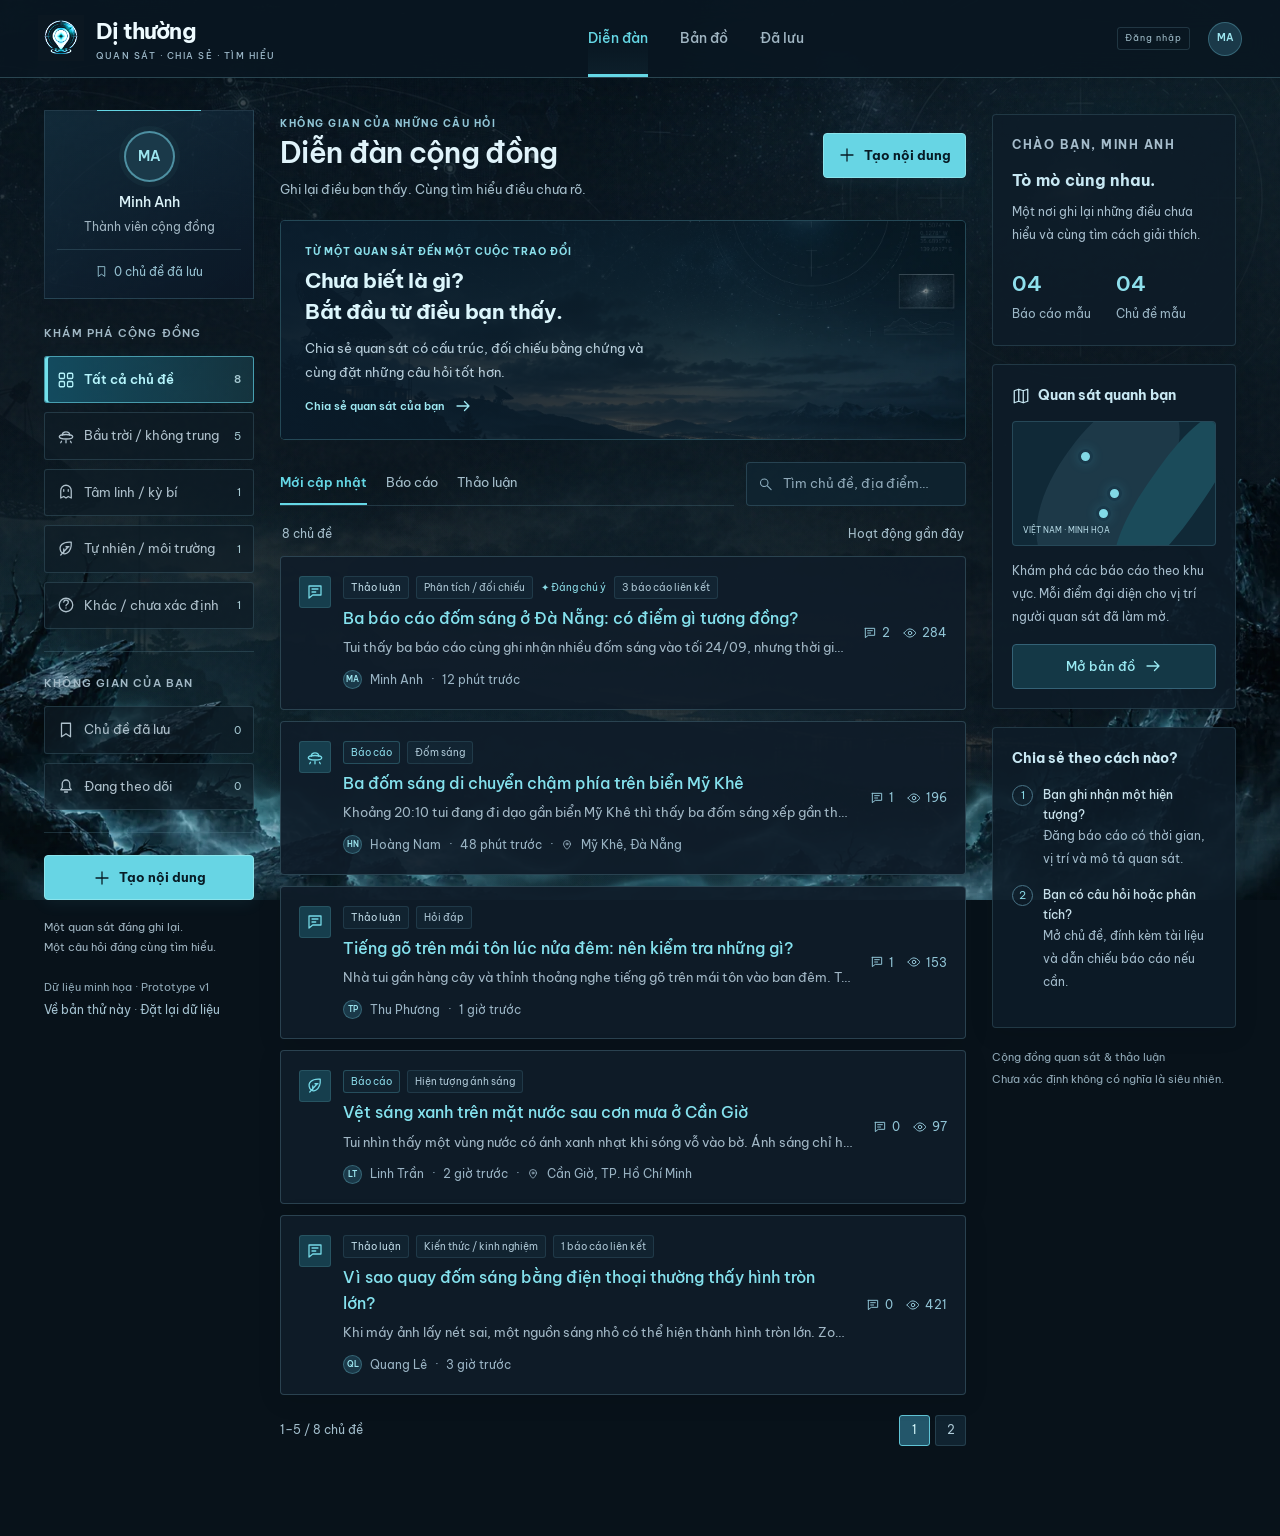
<file: prototype/index.html>
<!doctype html>
<html lang="vi">
  <head>
    <meta charset="utf-8" />
    <meta name="viewport" content="width=device-width, initial-scale=1" />
    <meta name="theme-color" content="#0a1721" />
    <title>Dị thường - Cộng đồng quan sát & thảo luận</title>
    <link rel="icon" type="image/png" href="assets/logo.png" />
    <link rel="stylesheet" href="styles.css" />
    <link rel="stylesheet" href="theme.css" />
    <link rel="stylesheet" href="vendor/maplibre/maplibre-gl.css" />
    <link rel="stylesheet" href="map.css" />
    <script src="map.js" defer></script>
    <script src="app.js" defer></script>
  </head>
  <body>
    <div class="world-scene" aria-hidden="true">
      <img class="world-backdrop world-sky" src="assets/bg-1.webp" alt="" fetchpriority="high" />
      <img class="world-backdrop world-mystery" src="assets/bg-2.webp" alt="" decoding="async" />
      <img class="world-backdrop world-nature" src="assets/bg-natural.webp" alt="" decoding="async" loading="lazy" />
      <img class="world-backdrop world-unknown" src="assets/bg-other.webp" alt="" decoding="async" loading="lazy" />
      <div class="world-shade"></div>
      <div class="world-haze"></div>
      <div class="world-grain"></div>
      <div class="world-foreground"></div>
    </div>
    <a class="skip-link" href="#main">Đến nội dung chính</a>
    <header class="header">
      <a href="landing.html" class="brand" aria-label="Dị thường, trang giới thiệu"
        ><img class="brand-mark brand-logo" src="assets/logo.png" width="46" height="46" alt="" decoding="async"
        ><span>Dị thường<small>QUAN SÁT · CHIA SẺ · TÌM HIỂU</small></span></a
      >
      <nav class="main-nav" aria-label="Điều hướng chính">
        <a href="#forum" data-nav="forum">Diễn đàn</a>
        <a href="#map" data-nav="map">Bản đồ</a>
        <a href="#saved" data-nav="saved">Đã lưu</a>
      </nav>
      <div class="header-actions">
        <a class="prototype-label" href="login.html">Đăng nhập</a><button
          class="avatar mine"
          data-action="profile"
          aria-label="Tài khoản mẫu Minh Anh"
        >
          MA
        </button>
      </div>
    </header>
    <div class="app-layout">
      <aside class="sidebar" id="sidebar" aria-label="Nhóm hiện tượng"></aside>
      <main id="main" tabindex="-1"></main>
      <aside
        class="rightbar"
        id="rightbar"
        aria-label="Thông tin cộng đồng"
      ></aside>
    </div>
    <div class="modal-backdrop" id="modal-root" hidden></div>
    <div class="toast" id="toast" role="status" aria-live="polite"></div>
    <footer class="mobile-create">
      <button class="button primary" data-action="create">
        ＋ Tạo nội dung
      </button>
    </footer>
  </body>
</html>
</file>
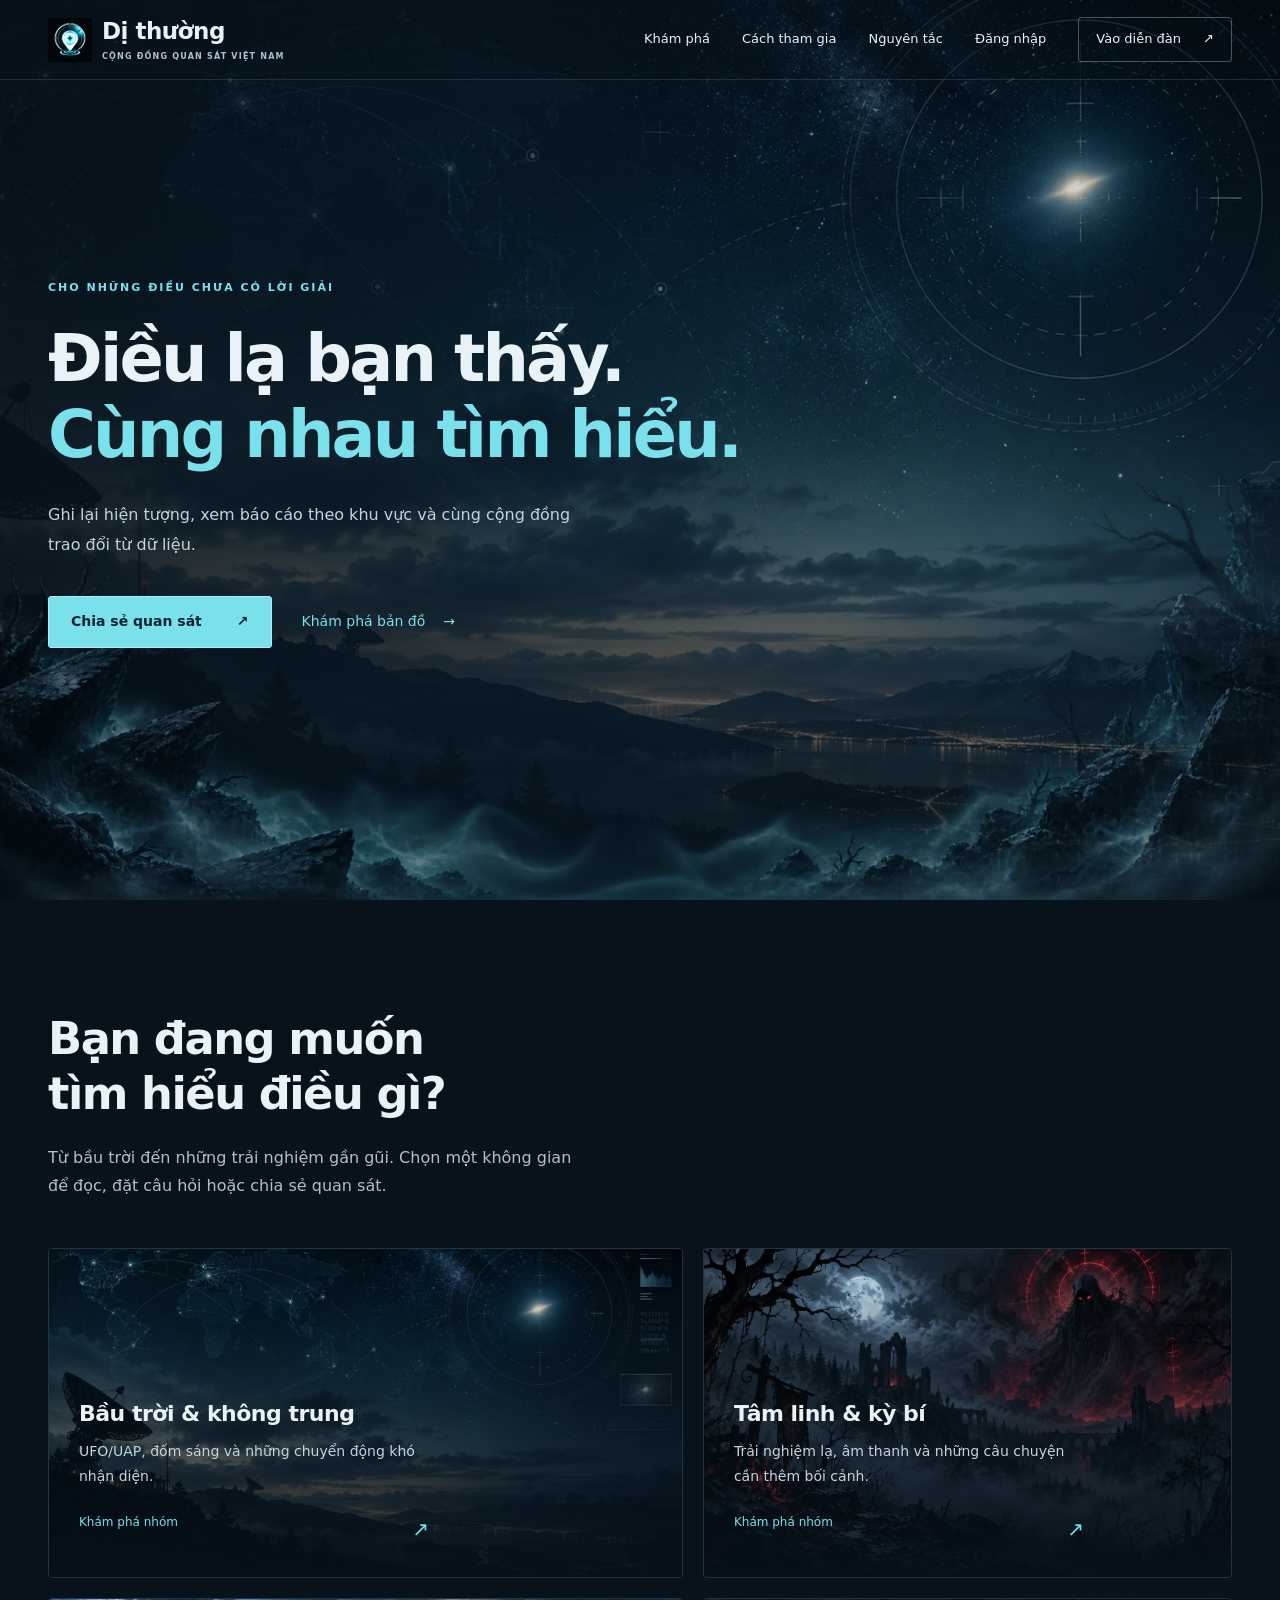
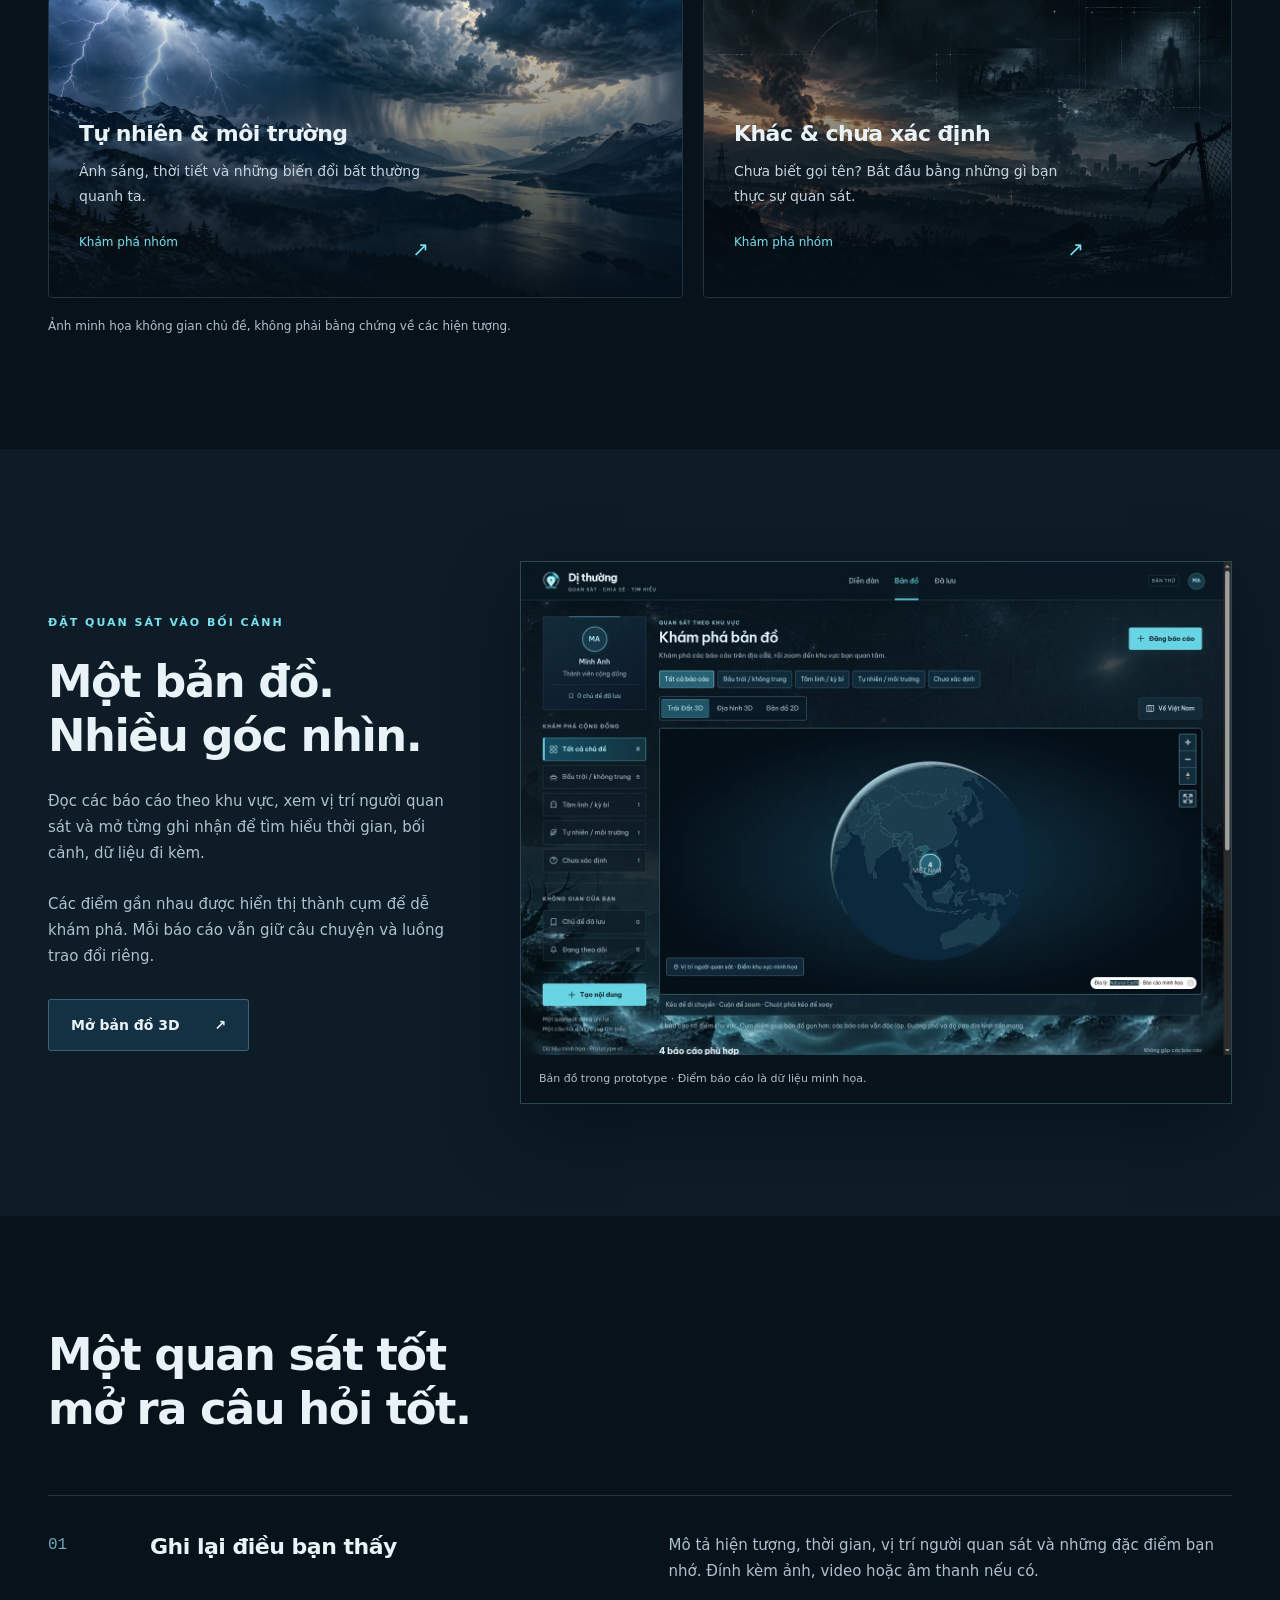
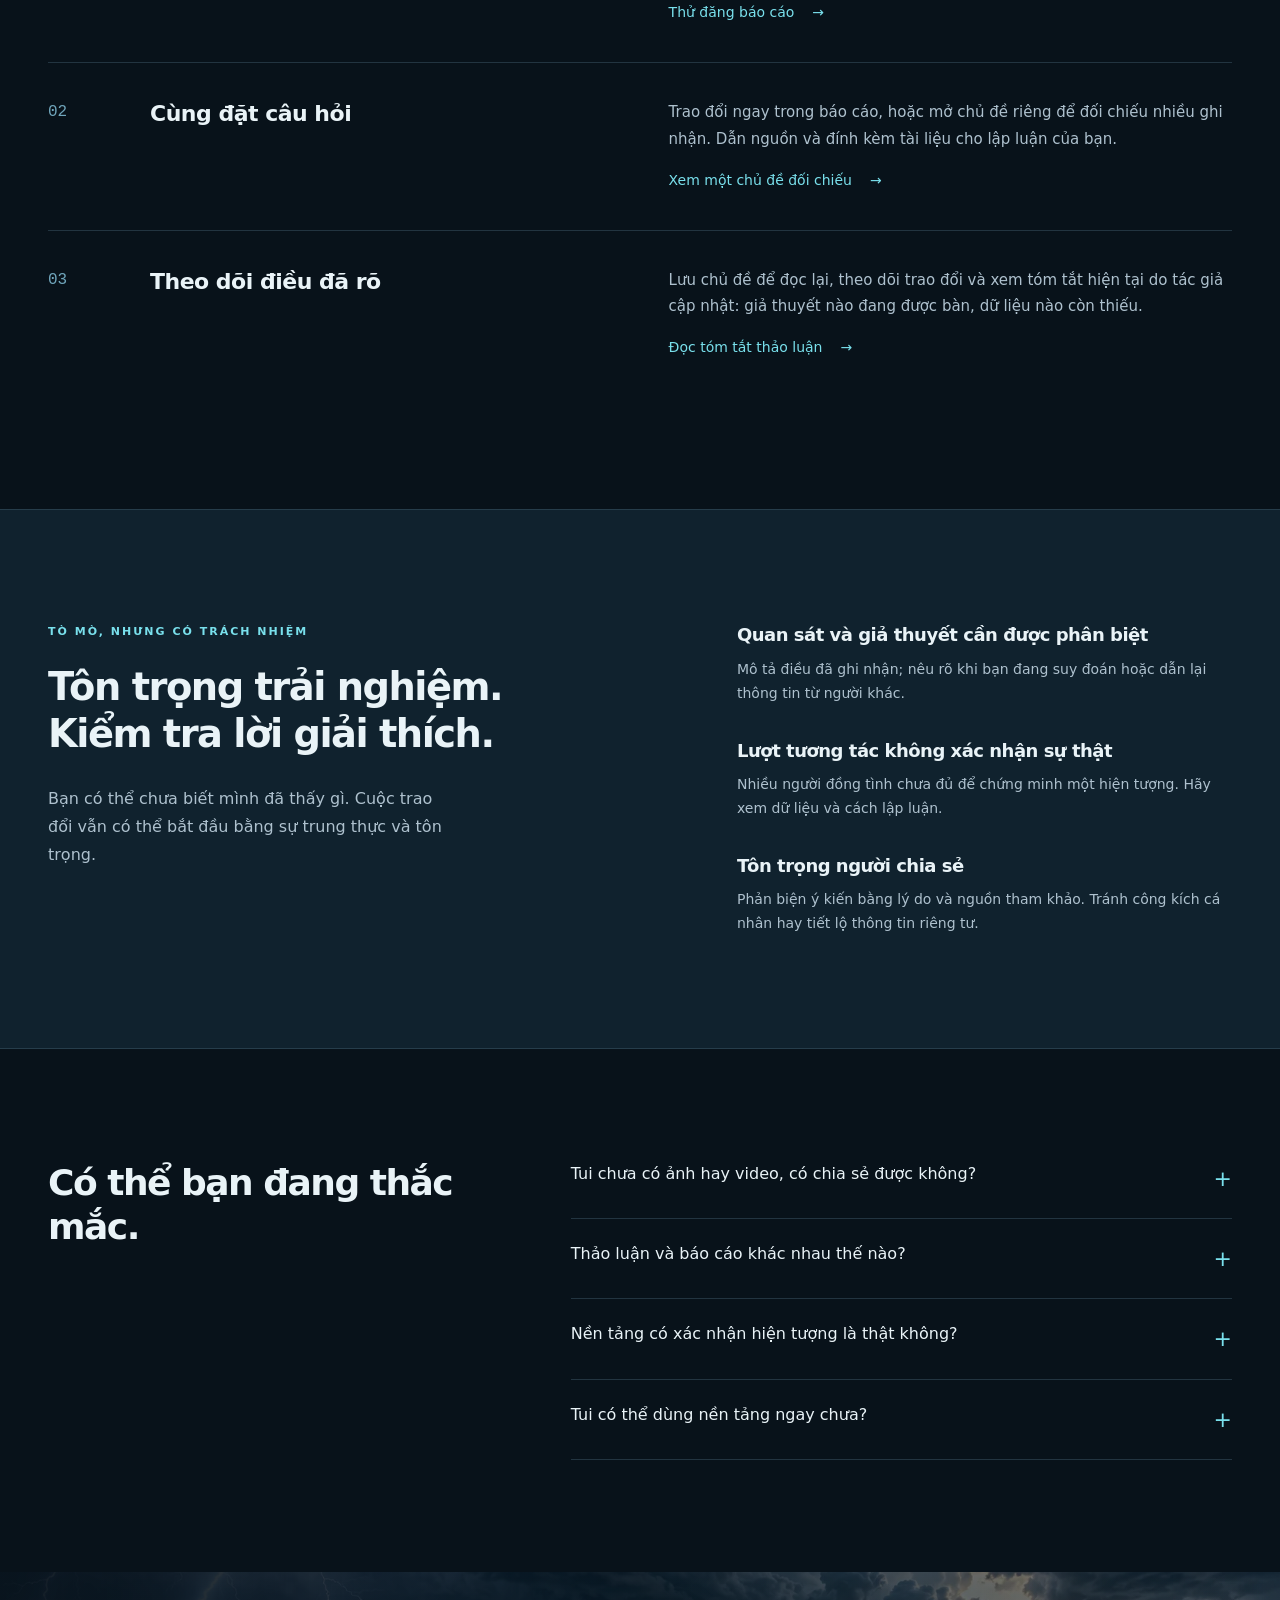
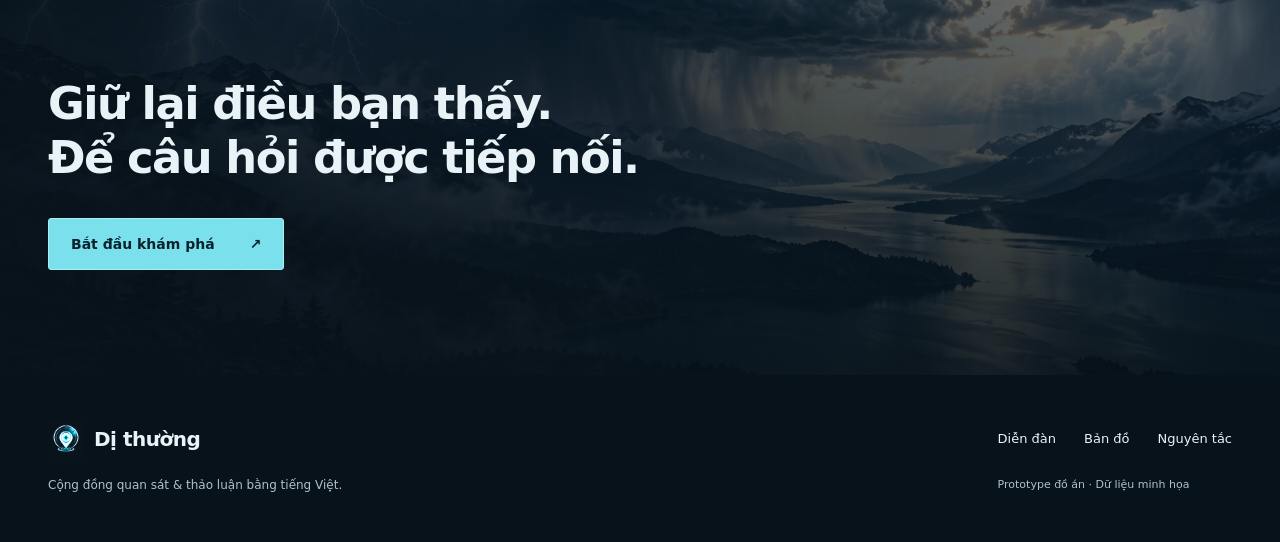
<file: prototype/landing.html>
<!doctype html>
<html lang="vi">
<head>
  <meta charset="utf-8">
  <meta name="viewport" content="width=device-width, initial-scale=1">
  <meta name="theme-color" content="#08121a">
  <meta name="description" content="Dị thường, cộng đồng Việt Nam ghi nhận hiện tượng chưa rõ, khám phá báo cáo trên bản đồ và cùng thảo luận dựa trên dữ liệu.">
  <title>Dị thường | Điều lạ bạn thấy, câu hỏi cùng tìm hiểu</title>
  <link rel="icon" href="assets/logo-ui.webp" type="image/webp">
  <link rel="stylesheet" href="landing.css">
  <script src="landing.js" defer></script>
</head>
<body>
  <a class="skip" href="#main">Đến nội dung chính</a>
  <header class="site-header">
    <a class="brand" href="landing.html"><img src="assets/logo-ui.webp" width="44" height="44" alt=""><span>Dị thường<small>CỘNG ĐỒNG QUAN SÁT VIỆT NAM</small></span></a>
    <button class="menu-toggle" aria-expanded="false" aria-controls="site-nav">Menu</button>
    <nav id="site-nav" aria-label="Điều hướng chính"><a href="#kham-pha">Khám phá</a><a href="#cach-tham-gia">Cách tham gia</a><a href="#nguyen-tac">Nguyên tắc</a><a href="login.html">Đăng nhập</a><a class="nav-cta" href="index.html#forum">Vào diễn đàn <span aria-hidden="true">↗</span></a></nav>
  </header>
  <main id="main" tabindex="-1">
    <section class="landing-hero" aria-labelledby="hero-title">
      <img class="hero-scene" src="assets/bg-1.webp" width="1672" height="941" fetchpriority="high" alt="Đài quan sát giữa núi và bầu trời đêm đầy sao">
      <div class="hero-shade" aria-hidden="true"></div><div class="hero-frame" aria-hidden="true"></div>
      <div class="hero-inner wrap">
        <p class="eyebrow">CHO NHỮNG ĐIỀU CHƯA CÓ LỜI GIẢI</p>
        <h1 id="hero-title">Điều lạ bạn thấy.<br><em>Cùng nhau tìm hiểu.</em></h1>
        <p class="hero-description">Ghi lại hiện tượng, xem báo cáo theo khu vực và cùng cộng đồng trao đổi từ dữ liệu.</p>
        <div class="hero-actions"><a class="button primary" href="index.html#report">Chia sẻ quan sát <span aria-hidden="true">↗</span></a><a class="text-link" href="index.html#map">Khám phá bản đồ <span aria-hidden="true">→</span></a></div>
      </div>
    </section>
    <section id="kham-pha" class="explore wrap section-space" aria-labelledby="explore-title">
      <div class="section-heading reveal"><h2 id="explore-title">Bạn đang muốn<br>tìm hiểu điều gì?</h2><p>Từ bầu trời đến những trải nghiệm gần gũi. Chọn một không gian để đọc, đặt câu hỏi hoặc chia sẻ quan sát.</p></div>
      <div class="category-grid">
        <a class="category-panel category-sky reveal" href="index.html#forum/sky"><img src="assets/bg-1.webp" width="1672" height="941" alt="Đài quan sát dưới bầu trời sao" loading="lazy"><div class="category-copy"><h3>Bầu trời & không trung</h3><p>UFO/UAP, đốm sáng và những chuyển động khó nhận diện.</p><span>Khám phá nhóm <b aria-hidden="true">↗</b></span></div></a>
        <a class="category-panel category-mystery reveal" href="index.html#forum/mystery"><img src="assets/bg-2.webp" width="1672" height="941" alt="Tòa nhà cổ giữa rừng và sương tối" loading="lazy"><div class="category-copy"><h3>Tâm linh & kỳ bí</h3><p>Trải nghiệm lạ, âm thanh và những câu chuyện cần thêm bối cảnh.</p><span>Khám phá nhóm <b aria-hidden="true">↗</b></span></div></a>
        <a class="category-panel category-nature reveal" href="index.html#forum/nature"><img src="assets/bg-natural.webp" width="1672" height="941" alt="Sấm chớp trên núi và hồ giữa mây giông" loading="lazy"><div class="category-copy"><h3>Tự nhiên & môi trường</h3><p>Ánh sáng, thời tiết và những biến đổi bất thường quanh ta.</p><span>Khám phá nhóm <b aria-hidden="true">↗</b></span></div></a>
        <a class="category-panel category-other reveal" href="index.html#forum/unknown"><img src="assets/bg-other.webp" width="1672" height="941" alt="Phong cảnh tối với những mảnh hình gợi mở nhiều hiện tượng" loading="lazy"><div class="category-copy"><h3>Khác & chưa xác định</h3><p>Chưa biết gọi tên? Bắt đầu bằng những gì bạn thực sự quan sát.</p><span>Khám phá nhóm <b aria-hidden="true">↗</b></span></div></a>
      </div>
      <p class="image-note">Ảnh minh họa không gian chủ đề, không phải bằng chứng về các hiện tượng.</p>
    </section>
    <section class="map-section section-space" aria-labelledby="map-title">
      <div class="wrap map-grid">
        <div class="map-copy reveal"><p class="eyebrow">ĐẶT QUAN SÁT VÀO BỐI CẢNH</p><h2 id="map-title">Một bản đồ.<br>Nhiều góc nhìn.</h2><p>Đọc các báo cáo theo khu vực, xem vị trí người quan sát và mở từng ghi nhận để tìm hiểu thời gian, bối cảnh, dữ liệu đi kèm.</p><p>Các điểm gần nhau được hiển thị thành cụm để dễ khám phá. Mỗi báo cáo vẫn giữ câu chuyện và luồng trao đổi riêng.</p><a class="button outline" href="index.html#map">Mở bản đồ 3D <span aria-hidden="true">↗</span></a></div>
        <figure class="map-visual reveal"><img src="assets/map-preview.webp" width="1440" height="1000" alt="Giao diện bản đồ 3D trong prototype với cụm báo cáo tại Việt Nam" loading="lazy"><figcaption>Bản đồ trong prototype · Điểm báo cáo là dữ liệu minh họa.</figcaption></figure>
      </div>
    </section>
    <section id="cach-tham-gia" class="participate wrap section-space" aria-labelledby="participate-title">
      <div class="section-heading reveal"><h2 id="participate-title">Một quan sát tốt<br>mở ra câu hỏi tốt.</h2></div>
      <div class="process-list">
        <article class="process-row reveal"><span class="step">01</span><h3>Ghi lại điều bạn thấy</h3><div><p>Mô tả hiện tượng, thời gian, vị trí người quan sát và những đặc điểm bạn nhớ. Đính kèm ảnh, video hoặc âm thanh nếu có.</p><a class="text-link" href="index.html#report">Thử đăng báo cáo <span aria-hidden="true">→</span></a></div></article>
        <article class="process-row reveal"><span class="step">02</span><h3>Cùng đặt câu hỏi</h3><div><p>Trao đổi ngay trong báo cáo, hoặc mở chủ đề riêng để đối chiếu nhiều ghi nhận. Dẫn nguồn và đính kèm tài liệu cho lập luận của bạn.</p><a class="text-link" href="index.html#thread/d201">Xem một chủ đề đối chiếu <span aria-hidden="true">→</span></a></div></article>
        <article class="process-row reveal"><span class="step">03</span><h3>Theo dõi điều đã rõ</h3><div><p>Lưu chủ đề để đọc lại, theo dõi trao đổi và xem tóm tắt hiện tại do tác giả cập nhật: giả thuyết nào đang được bàn, dữ liệu nào còn thiếu.</p><a class="text-link" href="index.html#thread/d201">Đọc tóm tắt thảo luận <span aria-hidden="true">→</span></a></div></article>
      </div>
    </section>
    <section id="nguyen-tac" class="principles section-space" aria-labelledby="principles-title">
      <div class="wrap principles-grid"><div class="reveal"><p class="eyebrow">TÒ MÒ, NHƯNG CÓ TRÁCH NHIỆM</p><h2 id="principles-title">Tôn trọng trải nghiệm.<br>Kiểm tra lời giải thích.</h2><p class="principles-intro">Bạn có thể chưa biết mình đã thấy gì. Cuộc trao đổi vẫn có thể bắt đầu bằng sự trung thực và tôn trọng.</p></div><div class="principle-list reveal"><article><h3>Quan sát và giả thuyết cần được phân biệt</h3><p>Mô tả điều đã ghi nhận; nêu rõ khi bạn đang suy đoán hoặc dẫn lại thông tin từ người khác.</p></article><article><h3>Lượt tương tác không xác nhận sự thật</h3><p>Nhiều người đồng tình chưa đủ để chứng minh một hiện tượng. Hãy xem dữ liệu và cách lập luận.</p></article><article><h3>Tôn trọng người chia sẻ</h3><p>Phản biện ý kiến bằng lý do và nguồn tham khảo. Tránh công kích cá nhân hay tiết lộ thông tin riêng tư.</p></article></div></div>
    </section>
    <section class="faq wrap section-space" aria-labelledby="faq-title"><div class="section-heading reveal"><h2 id="faq-title">Có thể bạn đang thắc mắc.</h2></div><div class="faq-list reveal">
      <details><summary>Tui chưa có ảnh hay video, có chia sẻ được không?</summary><p>Có. Một báo cáo có thể bắt đầu bằng mô tả, thời gian và vị trí người quan sát. Nêu rõ những gì bạn nhớ và phần nào chưa chắc chắn; tệp đính kèm là tùy chọn.</p></details>
      <details><summary>Thảo luận và báo cáo khác nhau thế nào?</summary><p>Báo cáo ghi lại một quan sát cụ thể và có thể xuất hiện trên bản đồ khi có vị trí phù hợp. Chủ đề thảo luận dành cho câu hỏi, kiến thức hoặc đối chiếu nhiều báo cáo; bản thân chủ đề không tạo điểm trên bản đồ.</p></details>
      <details><summary>Nền tảng có xác nhận hiện tượng là thật không?</summary><p>Không tự động. Báo cáo là ghi nhận của người chia sẻ; các cách giải thích trong thảo luận cần được xem xét dựa trên dữ liệu. Tóm tắt trao đổi không phải chứng nhận khoa học.</p></details>
      <details><summary>Tui có thể dùng nền tảng ngay chưa?</summary><p>Bạn đang xem bản prototype để hình dung sản phẩm. Diễn đàn, biểu mẫu và bản đồ có thể thử ngay; dữ liệu được lưu cục bộ trên trình duyệt, chưa có tài khoản hay máy chủ cộng đồng thật.</p></details>
    </div></section>
    <section class="closing"><img src="assets/bg-natural.webp" width="1672" height="941" loading="lazy" alt=""><div class="wrap closing-copy reveal"><h2>Giữ lại điều bạn thấy.<br>Để câu hỏi được tiếp nối.</h2><a class="button primary" href="index.html#forum">Bắt đầu khám phá <span aria-hidden="true">↗</span></a></div></section>
  </main>
  <footer class="site-footer wrap"><a class="brand" href="landing.html"><img src="assets/logo-ui.webp" width="36" height="36" alt=""><span>Dị thường</span></a><p>Cộng đồng quan sát & thảo luận bằng tiếng Việt.</p><div><a href="index.html#forum">Diễn đàn</a><a href="index.html#map">Bản đồ</a><a href="#nguyen-tac">Nguyên tắc</a></div><small>Prototype đồ án · Dữ liệu minh họa</small></footer>
</body>
</html>
</file>
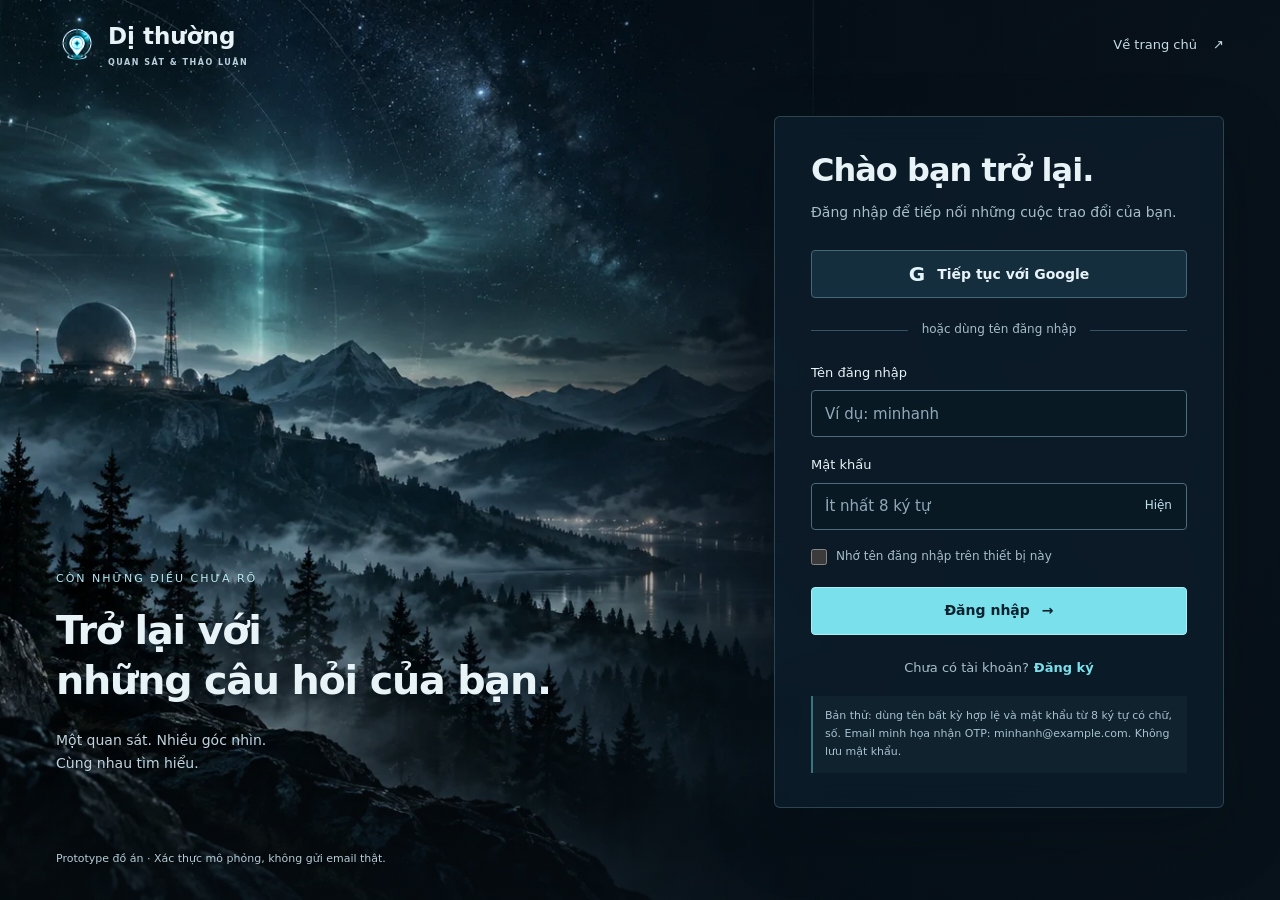
<file: prototype/login.html>
<!doctype html>
<html lang="vi">
<head>
  <meta charset="utf-8"><meta name="viewport" content="width=device-width, initial-scale=1">
  <meta name="theme-color" content="#08121a"><meta name="description" content="Đăng nhập cộng đồng Dị thường bằng tên đăng nhập hoặc Google và xác thực OTP.">
  <title>Đăng nhập | Dị thường</title>
  <link rel="icon" href="assets/logo-ui.webp" type="image/webp">
  <link rel="stylesheet" href="auth.css"><script src="auth.js" defer></script>
</head>
<body data-auth-page="login">
  <img class="auth-background" src="assets/login.webp" width="1672" height="941" alt="" fetchpriority="high">
  <div class="auth-shade" aria-hidden="true"></div>
  <header class="auth-header"><a class="brand" href="landing.html"><img src="assets/logo-ui.webp" width="42" height="42" alt=""><span>Dị thường<small>QUAN SÁT & THẢO LUẬN</small></span></a><a class="back-link" href="landing.html">Về trang chủ <span aria-hidden="true">↗</span></a></header>
  <main class="auth-layout" id="main">
    <section class="scene-copy" aria-label="Cộng đồng"><p>CÒN NHỮNG ĐIỀU CHƯA RÕ</p><h2>Trở lại với<br>những câu hỏi của bạn.</h2><span>Một quan sát. Nhiều góc nhìn.<br>Cùng nhau tìm hiểu.</span></section>
    <section class="auth-panel" id="auth-panel" aria-label="Đăng nhập"><noscript>Hãy bật JavaScript để thử luồng đăng nhập. <a href="index.html">Bạn vẫn có thể xem diễn đàn.</a></noscript></section>
  </main>
  <footer class="auth-footer">Prototype đồ án · Xác thực mô phỏng, không gửi email thật.</footer>
  <dialog id="oauth-dialog" aria-labelledby="oauth-title"></dialog>
</body>
</html>
</file>
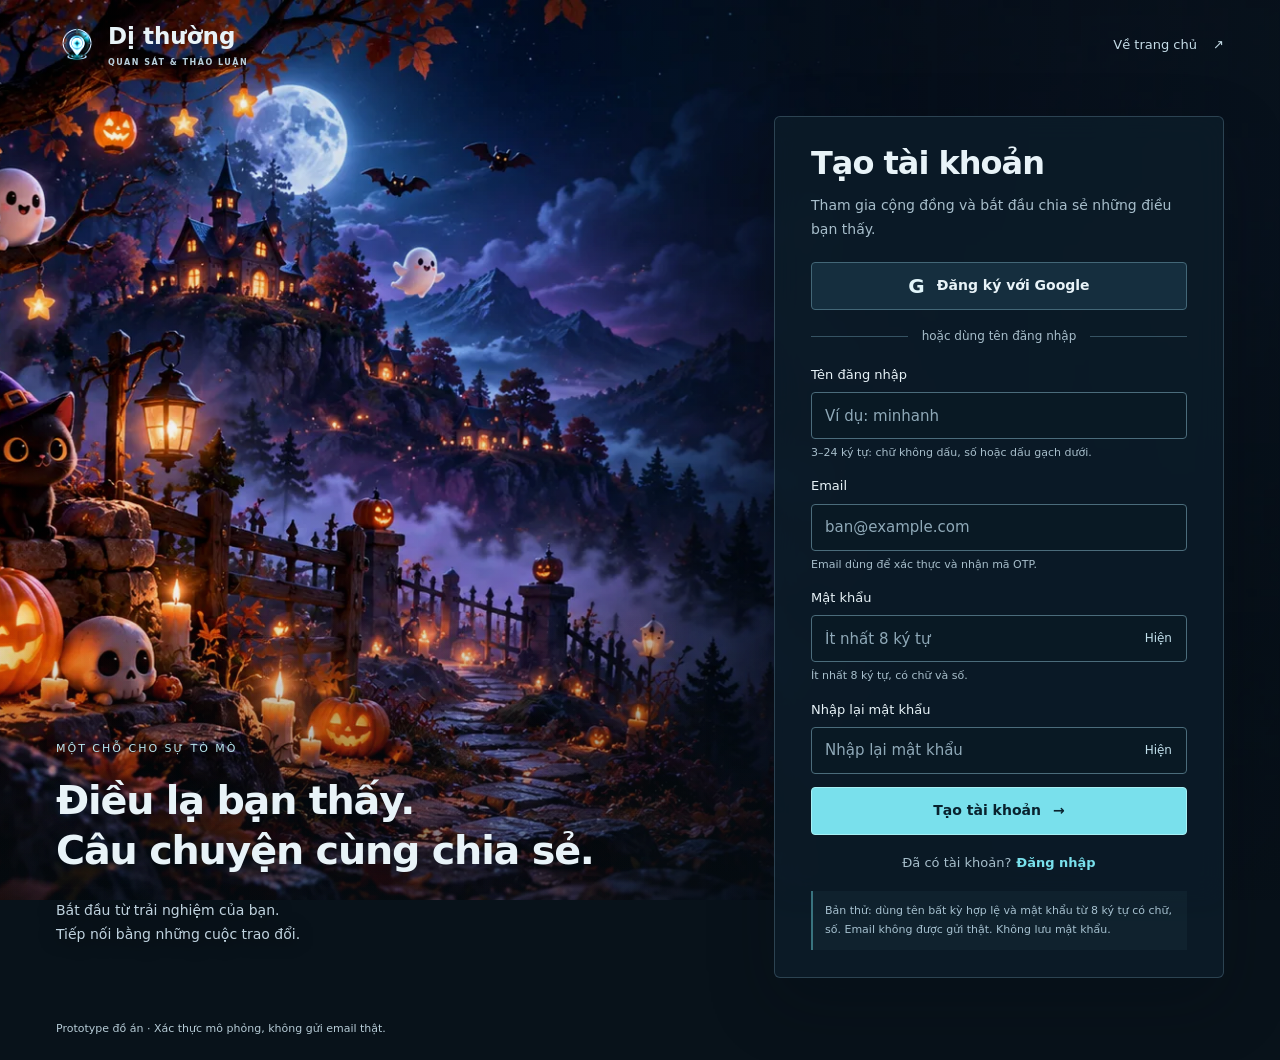
<file: prototype/register.html>
<!doctype html>
<html lang="vi">
<head>
  <meta charset="utf-8"><meta name="viewport" content="width=device-width, initial-scale=1">
  <meta name="theme-color" content="#08121a"><meta name="description" content="Tham gia cộng đồng Dị thường bằng tên đăng nhập hoặc Google và xác thực email qua OTP.">
  <title>Đăng ký | Dị thường</title>
  <link rel="icon" href="assets/logo-ui.webp" type="image/webp">
  <link rel="stylesheet" href="auth.css"><script src="auth.js" defer></script>
</head>
<body data-auth-page="register">
  <img class="auth-background" src="assets/register.webp" width="1672" height="941" alt="" fetchpriority="high">
  <div class="auth-shade" aria-hidden="true"></div>
  <header class="auth-header"><a class="brand" href="landing.html"><img src="assets/logo-ui.webp" width="42" height="42" alt=""><span>Dị thường<small>QUAN SÁT & THẢO LUẬN</small></span></a><a class="back-link" href="landing.html">Về trang chủ <span aria-hidden="true">↗</span></a></header>
  <main class="auth-layout" id="main">
    <section class="scene-copy" aria-label="Cộng đồng"><p>MỘT CHỖ CHO SỰ TÒ MÒ</p><h2>Điều lạ bạn thấy.<br>Câu chuyện cùng chia sẻ.</h2><span>Bắt đầu từ trải nghiệm của bạn.<br>Tiếp nối bằng những cuộc trao đổi.</span></section>
    <section class="auth-panel" id="auth-panel" aria-label="Đăng ký"><noscript>Hãy bật JavaScript để thử luồng đăng ký. <a href="index.html">Bạn vẫn có thể xem diễn đàn.</a></noscript></section>
  </main>
  <footer class="auth-footer">Prototype đồ án · Xác thực mô phỏng, không gửi email thật.</footer>
  <dialog id="oauth-dialog" aria-labelledby="oauth-title"></dialog>
</body>
</html>
</file>
<file: prototype/styles.css>
@import url("https://fonts.googleapis.com/css2?family=Be+Vietnam+Pro:wght@400;500;600;700;800&display=swap");

:root {
  --bg: #f5f5ef;
  --paper: #fff;
  --ink: #263c32;
  --muted: #7b837a;
  --green: #294f3c;
  --lime: #e5efcf;
  --line: #e5e8df;
  --orange: #b47945;
  --radius: 16px;
}
* {
  box-sizing: border-box;
}
body {
  margin: 0;
  background: var(--bg);
  color: var(--ink);
  font-family: "Be Vietnam Pro", system-ui, sans-serif;
  font-size: 13px;
  line-height: 1.65;
}
button,
input,
select,
textarea {
  font: inherit;
}
button,
a,
input,
select,
textarea {
  -webkit-tap-highlight-color: transparent;
}
button {
  cursor: pointer;
}
a {
  color: inherit;
  text-decoration: none;
}
button {
  color: inherit;
}
button:disabled {
  opacity: 0.5;
  cursor: default;
}
button:focus-visible,
a:focus-visible,
input:focus-visible,
textarea:focus-visible,
select:focus-visible {
  outline: 3px solid #9bbc70;
  outline-offset: 3px;
}
svg.icon {
  width: 18px;
  height: 18px;
  fill: none;
  stroke: currentColor;
  stroke-width: 1.7;
  stroke-linecap: round;
  stroke-linejoin: round;
  flex-shrink: 0;
}
h1,
h2,
h3,
p {
  margin: 0;
}
h1 {
  font-size: 30px;
  line-height: 1.4;
  letter-spacing: -1px;
  font-weight: 600;
}
h2 {
  font-size: 19px;
  line-height: 1.5;
  letter-spacing: -0.4px;
}
h3 {
  font-size: 14px;
}
small,
.muted {
  color: var(--muted);
}
.eyebrow {
  font-size: 10px;
  letter-spacing: 1.5px;
  font-weight: 700;
  color: #78826d;
}
.header {
  height: 88px;
  display: flex;
  align-items: center;
  justify-content: space-between;
  border-bottom: 1px solid var(--line);
  background: #fffdf7;
  padding: 0 38px;
  gap: 24px;
  position: sticky;
  top: 0;
  z-index: 20;
}
.brand {
  display: flex;
  align-items: center;
  gap: 12px;
  font-size: 23px;
  font-weight: 700;
  letter-spacing: -0.8px;
}
.brand small {
  display: block;
  font-size: 8px;
  font-weight: 500;
  letter-spacing: 1.5px;
}
.brand-mark {
  width: 40px;
  height: 44px;
  background: var(--green);
  border-radius: 14px 14px 14px 3px;
  color: #e5efcf;
  font-size: 30px;
  text-align: center;
  position: relative;
  line-height: 44px;
}
.brand-mark span {
  position: absolute;
  font-size: 12px;
  right: 3px;
  top: -10px;
}
.main-nav {
  height: 100%;
  display: flex;
  align-items: stretch;
  gap: 32px;
}
.main-nav a {
  display: flex;
  align-items: center;
  border-bottom: 3px solid transparent;
  padding-top: 3px;
  color: #81857a;
  font-weight: 500;
}
.main-nav a.active {
  border-color: var(--green);
  color: var(--green);
}
.header-actions {
  display: flex;
  align-items: center;
  gap: 18px;
}
.prototype-label {
  font-size: 9px;
  letter-spacing: 1px;
  border: 1px solid #dce1d4;
  border-radius: 5px;
  padding: 3px 7px;
  color: #76816d;
}
.avatar {
  border: 0;
  width: 34px;
  height: 34px;
  border-radius: 50%;
  display: inline-flex;
  justify-content: center;
  align-items: center;
  background: #e4e9de;
  color: #57704a;
  font-size: 10px;
  font-weight: 600;
  flex-shrink: 0;
}
.avatar.mine {
  background: #dfc8aa;
  color: #725d3b;
}
.app-layout {
  max-width: 1510px;
  margin: auto;
  display: grid;
  grid-template-columns: 212px minmax(0, 1fr) 262px;
  gap: 30px;
  padding: 32px 38px 50px;
}
.sidebar {
  position: sticky;
  top: 120px;
  align-self: start;
}
.side-label {
  margin: 4px 12px 14px;
  font-size: 9px;
  letter-spacing: 1.5px;
  color: #8d9488;
  font-weight: 600;
}
.side-item {
  width: 100%;
  display: flex;
  align-items: center;
  gap: 12px;
  padding: 12px;
  border: 0;
  background: none;
  border-radius: 9px;
  margin: 3px 0;
  text-align: left;
  color: #788170;
  font-size: 12px;
}
.side-item.active {
  background: #e6ebdc;
  color: #294f3c;
  font-weight: 600;
}
.side-item .count {
  margin-left: auto;
  font-size: 10px;
  color: #94a186;
}
.side-item:hover {
  background: #edf0e6;
}
.sidebar hr {
  border: 0;
  border-top: 1px solid var(--line);
  margin: 22px 12px;
}
.button {
  border: 1px solid var(--line);
  background: white;
  border-radius: 8px;
  display: inline-flex;
  align-items: center;
  justify-content: center;
  gap: 8px;
  padding: 10px 15px;
  font-size: 11px;
  font-weight: 500;
  white-space: nowrap;
}
.button.primary {
  background: var(--green);
  color: white;
  border-color: var(--green);
}
.button.primary:hover {
  background: #35624b;
}
.button.secondary {
  background: #edf1e4;
  border-color: #edf1e4;
  color: var(--green);
}
.button.ghost {
  background: transparent;
  border-color: transparent;
  color: #75816c;
}
.button.wide {
  width: 100%;
}
.side-note {
  margin: 18px 12px;
  color: #93998e;
  font-size: 10px;
  line-height: 1.8;
}
.side-note a {
  text-decoration: underline;
}
.page-heading {
  display: flex;
  justify-content: space-between;
  align-items: center;
  gap: 20px;
  margin-bottom: 23px;
}
.page-heading p {
  margin-top: 6px;
  font-size: 12px;
  color: var(--muted);
}
.hero {
  background: #e9eddc;
  border: 1px solid #dfe5d0;
  border-radius: var(--radius);
  padding: 26px 28px;
  position: relative;
  overflow: hidden;
  min-height: 176px;
  margin-bottom: 25px;
}
.hero-copy {
  max-width: 72%;
  position: relative;
  z-index: 1;
}
.hero h2 {
  font-size: 23px;
  margin: 7px 0;
}
.hero p {
  font-size: 11px;
  line-height: 1.9;
  color: #768365;
  max-width: 355px;
}
.hero .hero-link {
  display: inline-flex;
  align-items: center;
  gap: 10px;
  margin-top: 16px;
  font-size: 11px;
  font-weight: 600;
}
.brand-mark.brand-logo {
  width: 46px;
  height: 46px;
  object-fit: contain;
  background: transparent;
  border-radius: 0;
  mix-blend-mode: multiply;
  flex-shrink: 0;
}
.hero-photo {
  background: #0c2430;
  border-color: #1b3642;
  color: #fff;
  isolation: isolate;
}
.hero-image {
  position: absolute;
  inset: 0;
  width: 100%;
  height: 100%;
  object-fit: cover;
  object-position: center 58%;
  z-index: -2;
}
.hero-photo::before {
  content: "";
  position: absolute;
  inset: 0;
  background: linear-gradient(90deg, #071923ed 0%, #071923cc 46%, #07192324 100%);
  z-index: -1;
}
.hero-photo p { color: #d6e2e9; }
.hero-photo .eyebrow { color: #b6d5de; }
.hero-photo .hero-link { color: #fff; }
.hero-mystery .hero-image { object-position: 65% 42%; }
.hero-mystery::before {
  background: linear-gradient(90deg, #161b25ed 0%, #161b25c9 46%, #161b2524 100%);
}
.hero-mystery .eyebrow { color: #e1c3ba; }
@media (max-width: 760px) {
  .brand-mark.brand-logo { width: 36px; height: 36px; }
  .hero-photo .hero-copy { max-width: 100%; }
  .hero-photo::before {
    background: linear-gradient(90deg, #071923ed 0%, #071923c7 70%, #0719238c 100%);
  }
  .hero-mystery::before {
    background: linear-gradient(90deg, #161b25ed 0%, #161b25c7 70%, #161b258c 100%);
  }
}
.orbit {
  position: absolute;
  width: 195px;
  height: 195px;
  right: -8px;
  top: -6px;
  border: 1px solid #c9d4b5;
  border-radius: 50%;
  transform: rotate(-22deg);
}
.orbit:before,
.orbit:after {
  content: "";
  position: absolute;
  border: 1px solid #c9d4b5;
  border-radius: 50%;
  inset: 23px;
}
.orbit:after {
  inset: 52px;
}
.planet {
  position: absolute;
  width: 59px;
  height: 59px;
  right: 61px;
  top: 61px;
  border-radius: 50%;
  background: #b7c692;
  box-shadow: inset -15px -5px 0 #a8b982;
}
.star {
  position: absolute;
  right: 37px;
  top: 34px;
  font-size: 25px;
  color: #647e4d;
}
.orbit-dot {
  position: absolute;
  width: 9px;
  height: 9px;
  border-radius: 50%;
  background: #536d40;
  right: 178px;
  top: 92px;
}
.toolbar {
  display: flex;
  align-items: center;
  justify-content: space-between;
  gap: 12px;
  margin-bottom: 18px;
}
.tabs {
  display: flex;
  gap: 19px;
  border-bottom: 1px solid var(--line);
  flex: 1;
}
.tab {
  background: none;
  border: 0;
  border-bottom: 2px solid transparent;
  padding: 11px 0;
  font-size: 11px;
  color: var(--muted);
}
.tab.active {
  color: var(--green);
  border-bottom-color: var(--green);
  font-weight: 600;
}
.search {
  display: flex;
  align-items: center;
  gap: 8px;
  border: 1px solid var(--line);
  border-radius: 8px;
  padding: 9px 11px;
  background: var(--paper);
  max-width: 225px;
}
.search input {
  border: 0;
  outline: 0;
  background: transparent;
  width: 100%;
  min-width: 0;
  font-size: 11px;
}
.search svg {
  width: 15px;
  color: #84917b;
}
.section-meta {
  display: flex;
  justify-content: space-between;
  margin: 0 2px 12px;
  color: var(--muted);
  font-size: 10px;
}
.topic-list {
  background: var(--paper);
  border: 1px solid var(--line);
  border-radius: var(--radius);
  overflow: hidden;
}
.topic-row {
  display: flex;
  gap: 14px;
  padding: 21px 20px;
  border-bottom: 1px solid var(--line);
  transition: background 0.15s;
}
.topic-row:last-child {
  border: 0;
}
.topic-row:hover {
  background: #fcfdf8;
}
.topic-symbol {
  width: 39px;
  height: 39px;
  border-radius: 11px;
  display: flex;
  align-items: center;
  justify-content: center;
  background: #f0f3e7;
  color: #70845f;
  flex-shrink: 0;
}
.topic-symbol.discussion {
  background: #f3eee5;
  color: #a88a59;
}
.topic-content {
  flex: 1;
  min-width: 0;
}
.topic-tags {
  display: flex;
  gap: 7px;
  align-items: center;
  flex-wrap: wrap;
  margin-bottom: 7px;
}
.pill {
  display: inline-flex;
  align-items: center;
  gap: 4px;
  font-size: 9px;
  line-height: 1.7;
  padding: 2px 7px;
  border-radius: 4px;
  background: #f1f3ed;
  color: #7a8670;
}
.pill.report {
  background: #eaf0df;
  color: #638146;
}
.pill.discussion {
  background: #f3ecdf;
  color: #99784b;
}
.pill.pin {
  background: transparent;
  color: #82965f;
  padding: 0;
}
.topic-title {
  display: inline-block;
  font-size: 13px;
  font-weight: 600;
  line-height: 1.7;
  margin-bottom: 6px;
}
.topic-title:hover {
  color: #69934b;
}
.topic-excerpt {
  font-size: 10px;
  color: #8a9085;
  white-space: nowrap;
  overflow: hidden;
  text-overflow: ellipsis;
  margin-bottom: 10px;
}
.topic-meta {
  display: flex;
  align-items: center;
  gap: 8px;
  color: #92998b;
  font-size: 9px;
  flex-wrap: wrap;
}
.mini-avatar {
  width: 19px;
  height: 19px;
  font-size: 7px;
}
.topic-counts {
  display: flex;
  align-items: center;
  gap: 22px;
  color: #8d9685;
  font-size: 10px;
  margin-left: 7px;
}
.topic-counts span {
  display: flex;
  align-items: center;
  gap: 5px;
}
.topic-counts svg {
  width: 14px;
}
.topic-counts .last {
  font-size: 9px;
  white-space: nowrap;
  display: block;
  text-align: right;
  line-height: 1.9;
}
.pagination {
  display: flex;
  justify-content: space-between;
  align-items: center;
  color: #969d8f;
  font-size: 10px;
  margin-top: 20px;
}
.pages {
  display: flex;
  gap: 5px;
}
.page-button {
  border: 1px solid var(--line);
  background: white;
  width: 31px;
  height: 31px;
  border-radius: 6px;
  font-size: 10px;
}
.page-button.active {
  background: var(--green);
  color: white;
  border-color: var(--green);
}
.rightbar {
  padding-top: 4px;
}
.right-card {
  background: #fffdf7;
  border: 1px solid var(--line);
  border-radius: var(--radius);
  padding: 21px;
  margin-bottom: 18px;
}
.right-card h3 {
  font-size: 12px;
  margin-bottom: 14px;
  display: flex;
  align-items: center;
  gap: 8px;
}
.right-card p {
  font-size: 10px;
  color: #858d7d;
  line-height: 1.9;
}
.stats {
  display: flex;
  gap: 25px;
  margin: 20px 0 0;
}
.stats strong {
  display: block;
  font-size: 21px;
  font-weight: 600;
}
.stats small {
  font-size: 9px;
}
.mini-map {
  height: 125px;
  border-radius: 10px;
  background: #edf0e5;
  position: relative;
  overflow: hidden;
  margin-bottom: 14px;
}
.mini-map:before {
  content: "";
  position: absolute;
  width: 100px;
  height: 200px;
  background: #dce9d9;
  transform: rotate(35deg);
  left: 45px;
  top: -40px;
  border-radius: 48%;
}
.mini-map:after {
  content: "";
  position: absolute;
  width: 55px;
  height: 190px;
  background: #d0e2df;
  transform: rotate(35deg);
  right: 12px;
  top: -25px;
  border-radius: 45%;
}
.map-pin {
  background: #496c40;
  border: 3px solid white;
  width: 15px;
  height: 15px;
  border-radius: 50%;
  position: absolute;
  z-index: 1;
  box-shadow: 0 2px 6px #65765e40;
}
.mini-map .map-pin:nth-child(1) {
  left: 65px;
  top: 27px;
}
.mini-map .map-pin:nth-child(2) {
  left: 94px;
  top: 64px;
}
.mini-map .map-pin:nth-child(3) {
  left: 83px;
  top: 84px;
}
.map-label {
  position: absolute;
  bottom: 8px;
  left: 10px;
  z-index: 2;
  font-size: 8px;
  color: #68816b;
}
.guide-step {
  display: flex;
  gap: 10px;
  margin: 15px 0;
}
.guide-step .step-number {
  width: 21px;
  height: 21px;
  flex-shrink: 0;
  border: 1px solid #dfe6d3;
  border-radius: 50%;
  text-align: center;
  font-size: 9px;
  line-height: 19px;
  color: #6f855b;
}
.guide-step strong {
  display: block;
  font-size: 10px;
  font-weight: 500;
}
.guide-step p {
  font-size: 9px;
}
.sidebar-footer {
  font-size: 9px;
  color: #9ba191;
  line-height: 2;
  padding: 0 7px;
}
.breadcrumb {
  display: flex;
  align-items: center;
  gap: 7px;
  font-size: 10px;
  color: #8b9581;
  margin-bottom: 20px;
  flex-wrap: wrap;
}
.breadcrumb a:hover {
  text-decoration: underline;
}
.detail-head {
  margin-bottom: 22px;
}
.detail-head h1 {
  font-size: 26px;
  line-height: 1.55;
  margin: 11px 0 14px;
}
.detail-author {
  display: flex;
  align-items: center;
  gap: 10px;
  font-size: 10px;
  color: #8a9380;
}
.detail-author strong {
  color: var(--ink);
  font-size: 11px;
  font-weight: 500;
}
.detail-actions {
  display: flex;
  flex-wrap: wrap;
  gap: 8px;
  margin-top: 16px;
}
.card {
  background: var(--paper);
  border: 1px solid var(--line);
  border-radius: var(--radius);
  padding: 23px;
  margin-bottom: 18px;
}
.prose p {
  margin-bottom: 14px;
  font-size: 12px;
  line-height: 1.95;
}
.prose p:last-child {
  margin-bottom: 0;
}
.prose a {
  text-decoration: underline;
  color: #52794a;
}
.linked-heading {
  font-size: 10px;
  color: #768568;
  font-weight: 600;
  margin: 20px 0 11px;
  display: flex;
  align-items: center;
  gap: 7px;
}
.linked-report {
  border: 1px solid var(--line);
  border-radius: 9px;
  display: flex;
  gap: 12px;
  align-items: center;
  padding: 11px;
  margin: 8px 0;
  background: #fafbf6;
  transition: border 0.15s;
}
.linked-report:hover {
  border-color: #a9bd8f;
}
.report-thumb {
  width: 48px;
  height: 44px;
  border-radius: 6px;
  background: linear-gradient(150deg, #132d3a, #44696a);
  position: relative;
  flex-shrink: 0;
  overflow: hidden;
}
.report-thumb:before {
  content: "• • •";
  position: absolute;
  color: #fff8c1;
  font-size: 17px;
  letter-spacing: 2px;
  top: 3px;
  left: 9px;
  transform: rotate(-12deg);
  text-shadow: 0 0 7px #ffffb0;
}
.report-thumb.nature {
  background: linear-gradient(145deg, #4a7162, #b7c89e);
}
.report-thumb.nature:before {
  content: "≈";
  font-size: 30px;
  color: #dde3d0;
}
.report-thumb.mystery {
  background: linear-gradient(145deg, #7a6a5a, #c0b19b);
}
.report-thumb.mystery:before {
  content: "?";
  font-size: 27px;
  color: #fff;
}
.linked-report strong {
  display: block;
  font-size: 10px;
  font-weight: 500;
}
.linked-report small {
  font-size: 9px;
}
.linked-report > .icon {
  margin-left: auto;
  width: 15px;
  color: #8d9a80;
}
.summary {
  background: #edf2e3;
  border-color: #dce7ce;
}
.summary-heading {
  display: flex;
  align-items: center;
  justify-content: space-between;
  gap: 12px;
  margin-bottom: 13px;
}
.summary-heading h3 {
  display: flex;
  gap: 8px;
  align-items: center;
  font-size: 12px;
}
.summary p {
  font-size: 11px;
  line-height: 1.9;
}
.summary ul {
  padding-left: 18px;
  margin: 10px 0;
  color: #53674a;
  font-size: 11px;
  line-height: 1.9;
}
.summary a {
  text-decoration: underline;
}
.summary .summary-foot {
  display: flex;
  gap: 10px;
  align-items: center;
  border-top: 1px solid #dce7ce;
  margin-top: 15px;
  padding-top: 12px;
  color: #8b977a;
  font-size: 9px;
}
.replies-heading {
  display: flex;
  align-items: center;
  justify-content: space-between;
  margin: 27px 0 16px;
}
.replies-heading h2 {
  font-size: 15px;
}
.replies-heading small {
  font-size: 10px;
}
.reply {
  scroll-margin-top: 110px;
}
.reply-header {
  display: flex;
  align-items: center;
  gap: 10px;
  margin-bottom: 15px;
}
.reply-header strong {
  font-size: 11px;
  font-weight: 500;
}
.reply-header small {
  display: block;
  font-size: 9px;
}
.reply-number {
  margin-left: auto;
  color: #a0a88f;
  font-size: 10px;
}
.reply blockquote,
.quote-preview {
  margin: 0 0 15px;
  padding: 12px 14px;
  background: #f6f7f1;
  border-left: 3px solid #b8c99e;
  color: #7a8670;
  font-size: 11px;
}
.reply-footer {
  display: flex;
  gap: 16px;
  margin-top: 17px;
}
.text-button {
  display: inline-flex;
  align-items: center;
  gap: 6px;
  background: none;
  border: 0;
  padding: 0;
  color: #7d8b6e;
  font-size: 10px;
}
.text-button.active {
  color: #3c6b32;
  font-weight: 600;
}
.attachment {
  border: 1px solid var(--line);
  border-radius: 8px;
  padding: 10px 12px;
  display: flex;
  align-items: center;
  gap: 10px;
  font-size: 10px;
  margin-top: 12px;
  max-width: 350px;
  background: #fafbf7;
}
.attachment img {
  width: 64px;
  height: 48px;
  object-fit: cover;
  border-radius: 5px;
}
.attachment small {
  display: block;
  font-size: 8px;
}
.composer textarea {
  width: 100%;
  min-height: 116px;
  resize: vertical;
  border: 1px solid var(--line);
  border-radius: 8px;
  padding: 12px;
  font-size: 12px;
  background: #fcfdf9;
}
.composer-footer {
  display: flex;
  justify-content: space-between;
  align-items: center;
  gap: 10px;
  margin-top: 12px;
}
.file-input {
  position: absolute;
  width: 1px;
  height: 1px;
  opacity: 0;
}
.file-label {
  cursor: pointer;
  display: inline-flex;
  align-items: center;
  gap: 7px;
  font-size: 10px;
  color: #7a886a;
}
.field {
  margin-bottom: 16px;
}
.field label {
  display: block;
  font-size: 11px;
  font-weight: 500;
  margin-bottom: 7px;
}
.field input,
.field select,
.field textarea {
  width: 100%;
  padding: 10px 12px;
  border: 1px solid #dfe5d6;
  border-radius: 7px;
  background: #fff;
  font-size: 12px;
  color: var(--ink);
}
.field textarea {
  min-height: 100px;
  resize: vertical;
}
.field small {
  display: block;
  font-size: 9px;
  margin-top: 5px;
}
.field-grid {
  display: grid;
  grid-template-columns: 1fr 1fr;
  gap: 14px;
}
.observation-grid {
  display: grid;
  grid-template-columns: 1fr 1fr;
  gap: 16px;
  background: #f7f8f2;
  border-radius: 10px;
  padding: 17px;
  margin: 18px 0;
}
.observation-grid dt {
  font-size: 9px;
  color: #8d9782;
}
.observation-grid dd {
  margin: 4px 0 0;
  font-size: 11px;
}
.scene {
  height: 205px;
  border-radius: 11px;
  background: linear-gradient(180deg, #192f3e, #496572);
  position: relative;
  overflow: hidden;
  margin: 16px 0 8px;
}
.scene:before {
  content: "";
  position: absolute;
  inset: 0;
  background:
    radial-gradient(ellipse at 17% 23%, #ffffff 0 1px, transparent 2px),
    radial-gradient(ellipse at 70% 14%, #ffffff 0 1px, transparent 2px),
    radial-gradient(ellipse at 46% 35%, #ffffff 0 1px, transparent 2px),
    radial-gradient(ellipse at 83% 47%, #ffffff 0 1px, transparent 2px);
}
.scene-lights {
  position: absolute;
  left: 35%;
  top: 30%;
  font-size: 27px;
  letter-spacing: 30px;
  color: #fff7b3;
  transform: rotate(-9deg);
  text-shadow: 0 0 10px #fff19c;
}
.scene-skyline {
  position: absolute;
  bottom: 0;
  left: 0;
  right: 0;
  height: 44px;
  background: #1a3038;
  clip-path: polygon(
    0 45%,
    5% 45%,
    5% 20%,
    10% 20%,
    10% 60%,
    17% 60%,
    17% 0,
    23% 0,
    23% 70%,
    30% 70%,
    30% 40%,
    40% 40%,
    40% 65%,
    47% 65%,
    47% 15%,
    54% 15%,
    54% 65%,
    60% 65%,
    60% 30%,
    69% 30%,
    69% 70%,
    76% 70%,
    76% 45%,
    83% 45%,
    83% 10%,
    90% 10%,
    90% 50%,
    100% 50%,
    100% 100%,
    0 100%
  );
}
.scene-caption {
  font-size: 9px;
  color: #87937d;
}
.empty {
  text-align: center;
  padding: 45px 20px;
  color: #839375;
}
.empty .icon {
  width: 32px;
  height: 32px;
  margin-bottom: 13px;
}
.empty h3 {
  color: var(--ink);
  margin-bottom: 7px;
}
.empty p {
  font-size: 11px;
  margin-bottom: 15px;
}
.modal-backdrop {
  position: fixed;
  inset: 0;
  background: #1d302bbb;
  backdrop-filter: blur(4px);
  z-index: 40;
  display: flex;
  align-items: center;
  justify-content: center;
  padding: 24px;
}
.modal-backdrop[hidden] {
  display: none;
}
.modal {
  width: 620px;
  max-width: 100%;
  background: #fffdf8;
  border-radius: 18px;
  max-height: 90dvh;
  overflow: auto;
  box-shadow: 0 25px 90px #12251e44;
  padding: 27px;
}
.modal-head {
  display: flex;
  justify-content: space-between;
  align-items: center;
  margin-bottom: 18px;
  gap: 15px;
}
.modal-head h2 {
  font-size: 20px;
}
.close-button {
  border: 0;
  background: #eef1e7;
  border-radius: 50%;
  width: 30px;
  height: 30px;
  font-size: 19px;
}
.modal-intro {
  font-size: 11px;
  color: #819172;
  margin-bottom: 20px;
}
.create-choice {
  width: 100%;
  display: flex;
  align-items: center;
  gap: 16px;
  padding: 20px;
  border: 1px solid var(--line);
  border-radius: 12px;
  background: white;
  margin: 12px 0;
  text-align: left;
}
.create-choice:hover {
  background: #f2f5e9;
  border-color: #bfd1a4;
}
.create-choice .icon {
  width: 27px;
  height: 27px;
  color: #75995a;
}
.create-choice strong {
  display: block;
  font-size: 14px;
}
.create-choice small {
  display: block;
  font-size: 11px;
  margin-top: 4px;
}
.create-choice > .icon:last-child {
  margin-left: auto;
  width: 18px;
}
.modal-footer {
  display: flex;
  justify-content: space-between;
  align-items: center;
  gap: 10px;
  border-top: 1px solid var(--line);
  padding-top: 17px;
  margin-top: 22px;
}
.modal-footer small {
  font-size: 9px;
  max-width: 260px;
}
.report-options {
  display: grid;
  gap: 7px;
  max-height: 175px;
  overflow: auto;
  padding: 4px;
}
.report-option {
  display: flex;
  gap: 9px;
  align-items: start;
  padding: 9px;
  border: 1px solid var(--line);
  border-radius: 7px;
  background: #fff;
  font-size: 10px;
  cursor: pointer;
}
.report-option input {
  accent-color: var(--green);
  margin-top: 4px;
}
.report-option small {
  font-size: 9px;
}
.toast {
  position: fixed;
  bottom: 28px;
  left: 50%;
  transform: translate(-50%, 20px);
  background: #294f3c;
  color: #fff;
  border-radius: 10px;
  padding: 13px 20px;
  font-size: 12px;
  box-shadow: 0 5px 25px #18302433;
  z-index: 60;
  opacity: 0;
  pointer-events: none;
  transition: 0.2s;
  max-width: 90%;
  text-align: center;
}
.toast.show {
  opacity: 1;
  transform: translate(-50%, 0);
}
.mobile-create {
  display: none;
}
.skip-link {
  position: fixed;
  top: -60px;
  left: 15px;
  z-index: 100;
  background: white;
  padding: 10px;
}
.skip-link:focus {
  top: 10px;
}
.filter-chips {
  display: flex;
  gap: 7px;
  flex-wrap: wrap;
  margin-bottom: 18px;
}
.filter-chip {
  border: 1px solid var(--line);
  background: #fff;
  border-radius: 7px;
  padding: 7px 10px;
  font-size: 10px;
}
.filter-chip.active {
  background: var(--green);
  color: white;
  border-color: var(--green);
}
.map-surface {
  position: relative;
  height: 460px;
  background: #e7eee2;
  border: 1px solid #d9e1d1;
  border-radius: 16px;
  overflow: hidden;
}
.map-art {
  width: 100%;
  height: 100%;
  display: block;
}
.map-marker {
  position: absolute;
  transform: translate(-50%, -50%);
  background: var(--green);
  color: white;
  border: 3px solid white;
  min-width: 32px;
  height: 32px;
  border-radius: 50%;
  box-shadow: 0 3px 12px #284a3a30;
  font-size: 11px;
  display: flex;
  align-items: center;
  justify-content: center;
  z-index: 2;
}
.map-marker.selected {
  background: #b88a4b;
  outline: 5px solid #b88a4b33;
}
.map-marker.cluster {
  width: 42px;
  height: 42px;
  background: #5e794b;
}
.map-place {
  position: absolute;
  font-size: 10px;
  color: #738b6a;
  pointer-events: none;
}
.map-key {
  position: absolute;
  bottom: 14px;
  left: 14px;
  background: #fffdf6ee;
  padding: 8px 12px;
  border-radius: 8px;
  font-size: 9px;
  color: #7f8d72;
  max-width: 75%;
}
.map-preview {
  margin-top: 18px;
}
.map-note {
  font-size: 10px;
  color: #8c967f;
  margin-top: 10px;
}
.summary-edit textarea {
  min-height: 170px;
}
.quote-preview button {
  float: right;
  border: 0;
  background: transparent;
  font-size: 16px;
}
.selected-files {
  display: flex;
  gap: 6px;
  flex-wrap: wrap;
  margin-top: 9px;
}
.file-chip {
  font-size: 9px;
  background: #eef1e7;
  border-radius: 5px;
  padding: 4px 8px;
}
.topic-row.new {
  background: #f6faee;
}
.helper {
  font-size: 10px;
  color: #839275;
  background: #f1f4e8;
  padding: 12px;
  border-radius: 8px;
  margin-bottom: 17px;
}
.inline-link {
  color: #5a784a;
  text-decoration: underline;
}
.art-evidence {
  width: 100%;
  max-width: 370px;
  height: 120px;
  background: #eef1e7;
  border: 1px solid var(--line);
  border-radius: 8px;
  position: relative;
  margin: 12px 0 6px;
  overflow: hidden;
}
.art-evidence svg {
  width: 100%;
  height: 100%;
}
.art-label {
  position: absolute;
  bottom: 5px;
  right: 9px;
  font-size: 8px;
  color: #879779;
}
@media (min-width: 1500px) {
  .app-layout {
    gap: 38px;
    padding-top: 40px;
  }
  .topic-row {
    padding: 24px;
  }
}
@media (max-width: 1180px) {
  .app-layout {
    grid-template-columns: 185px minmax(0, 1fr);
    gap: 24px;
    padding: 26px;
  }
  .rightbar {
    display: none;
  }
  .header {
    padding: 0 26px;
  }
  .topic-counts {
    gap: 12px;
  }
  .sidebar {
    top: 115px;
  }
}
@media (max-width: 760px) {
  body {
    font-size: 12px;
  }
  .header {
    height: 72px;
    padding: 0 18px;
    gap: 13px;
    flex-wrap: wrap;
  }
  .brand {
    font-size: 19px;
    gap: 8px;
  }
  .brand-mark {
    width: 33px;
    height: 36px;
    font-size: 25px;
    line-height: 36px;
  }
  .brand small {
    font-size: 6px;
    letter-spacing: 1px;
  }
  .main-nav {
    gap: 15px;
    font-size: 10px;
  }
  .header-actions {
    gap: 7px;
  }
  .prototype-label {
    display: none;
  }
  .avatar.mine {
    width: 29px;
    height: 29px;
    font-size: 8px;
  }
  .app-layout {
    display: block;
    padding: 22px 17px 90px;
  }
  .sidebar {
    position: static;
    display: flex;
    gap: 6px;
    overflow: auto;
    margin-bottom: 22px;
    padding-bottom: 5px;
  }
  .sidebar .side-label,
  .sidebar hr,
  .sidebar .sidebar-extra,
  .sidebar > .button,
  .sidebar .side-note {
    display: none;
  }
  .side-item {
    width: auto;
    white-space: nowrap;
    background: #eef0e6;
    padding: 8px 10px;
    font-size: 10px;
    gap: 6px;
    border: 1px solid transparent;
    margin: 0;
    flex-shrink: 0;
  }
  .side-item.active {
    border-color: #bbcaa8;
  }
  .side-item .icon {
    width: 14px;
    height: 14px;
  }
  .side-item .count {
    display: none;
  }
  h1 {
    font-size: 25px;
  }
  .page-heading {
    margin-bottom: 17px;
  }
  .page-heading .button {
    display: none;
  }
  .page-heading p {
    font-size: 10px;
  }
  .hero {
    padding: 21px;
    min-height: 172px;
    margin-bottom: 18px;
  }
  .hero h2 {
    font-size: 20px;
    max-width: 240px;
  }
  .hero-copy {
    max-width: 85%;
  }
  .hero p {
    font-size: 10px;
    max-width: 240px;
  }
  .orbit {
    right: -70px;
    opacity: 0.6;
  }
  .planet {
    right: 9px;
    opacity: 0.45;
  }
  .star {
    right: 19px;
  }
  .toolbar {
    flex-wrap: wrap;
    gap: 14px;
  }
  .search {
    max-width: none;
    width: 100%;
    order: -1;
  }
  .tabs {
    gap: 20px;
  }
  .topic-row {
    padding: 17px 13px;
    gap: 10px;
  }
  .topic-symbol {
    width: 31px;
    height: 31px;
    border-radius: 9px;
  }
  .topic-symbol svg {
    width: 16px;
  }
  .topic-title {
    font-size: 12px;
  }
  .topic-excerpt {
    max-width: 240px;
  }
  .topic-counts {
    flex-direction: column;
    align-items: end;
    gap: 9px;
    margin-left: 0;
    padding-top: 6px;
  }
  .topic-counts .last,
  .topic-counts .views {
    display: none;
  }
  .topic-tags .pill {
    font-size: 8px;
  }
  .topic-meta {
    gap: 5px;
    font-size: 8px;
  }
  .mobile-create {
    display: block;
    position: fixed;
    right: 19px;
    bottom: 18px;
    z-index: 25;
  }
  .mobile-create .button {
    box-shadow: 0 6px 22px #203a3444;
    padding: 12px 17px;
  }
  .toast {
    bottom: 78px;
    font-size: 11px;
  }
  .detail-head h1 {
    font-size: 23px;
  }
  .card {
    padding: 18px;
    border-radius: 12px;
  }
  .prose p {
    font-size: 11px;
  }
  .summary p,
  .summary ul {
    font-size: 10px;
  }
  .modal-backdrop {
    padding: 12px;
  }
  .modal {
    padding: 22px 18px;
    max-height: 92dvh;
  }
  .field-grid {
    gap: 10px;
  }
  .field label {
    font-size: 10px;
  }
  .field input,
  .field textarea,
  .field select {
    font-size: 11px;
  }
  .modal-footer small {
    max-width: 170px;
    font-size: 8px;
  }
  .map-surface {
    height: 400px;
  }
  .map-key {
    font-size: 8px;
  }
  .composer-footer {
    flex-wrap: wrap;
  }
  .summary-heading .button {
    padding: 7px 9px;
    font-size: 9px;
  }
}
@media (max-width: 760px) {
  .header {
    flex-wrap: nowrap;
  }
  .header-actions {
    display: none;
  }
  .main-nav {
    margin-left: auto;
    flex-shrink: 0;
  }
  .hero .eyebrow {
    font-size: 8px;
    letter-spacing: 1.1px;
  }
  .sidebar {
    scrollbar-width: thin;
  }
}
@media (max-width: 380px) {
  .header {
    padding: 0 12px;
    gap: 8px;
  }
  .brand {
    font-size: 17px;
  }
  .brand small {
    font-size: 5px;
  }
  .main-nav {
    gap: 12px;
    font-size: 9px;
  }
  .hero-copy {
    max-width: 94%;
  }
  .orbit {
    opacity: 0.35;
  }
  .planet {
    opacity: 0.25;
  }
}
@media (prefers-reduced-motion: reduce) {
  * {
    transition: none !important;
    scroll-behavior: auto !important;
  }
}
</file>
<file: prototype/theme.css>
/* Cinematic forum theme. Layout and interaction styles stay in styles.css.
   Layers: scene 0, content 1, foreground 2, header 20, modal 40, toast 60. */
:root {
  color-scheme: dark;
  --bg: #08121a;
  --paper: #111e29f5;
  --ink: #e3f0f5;
  --muted: #a0b5c2;
  --green: #65d7e5;
  --lime: #183d4b;
  --line: #557d8d50;
  --orange: #65d7e5;
  --radius: 6px;
  --surface-low: #0b1723eb;
  --accent-soft: #65d7e518;
}
body { background: var(--bg); isolation: isolate; }
::selection { background: #65d7e547; color: #f0fcff; }
button:focus-visible, a:focus-visible, input:focus-visible,
textarea:focus-visible, select:focus-visible { outline-color: var(--green); }
.world-scene { position: fixed; inset: 0; z-index: 0; pointer-events: none; overflow: hidden; }
.world-backdrop { position: absolute; inset: 0; width: 100%; height: 100%; object-fit: cover; object-position: center; opacity: .46; }
.world-mystery, .world-nature, .world-unknown { opacity: 0; }
body[data-realm="mystery"] .world-sky, body[data-realm="nature"] .world-sky, body[data-realm="unknown"] .world-sky { opacity: 0; }
body[data-realm="mystery"] .world-mystery { opacity: .37; }
body[data-realm="nature"] .world-nature { opacity: .42; }
body[data-realm="unknown"] .world-unknown { opacity: .4; }
.world-shade { position: absolute; inset: 0; background: linear-gradient(180deg, #05101930 0%, #08121ac9 50%, #08121a5e 100%), linear-gradient(90deg, #07121a55, #07121a0d 50%, #07121a55); }
.world-haze { position: absolute; inset: 0; background: radial-gradient(ellipse at 3% 88%, #45c6dd26, transparent 34%), radial-gradient(ellipse at 94% 5%, #55a3bb1a, transparent 38%), radial-gradient(ellipse at 50% 110%, #40a9c926, transparent 44%); }
.world-grain { position: absolute; inset: 0; opacity: .1; background-image: url("data:image/svg+xml,%3Csvg viewBox='0 0 180 180' xmlns='http://www.w3.org/2000/svg'%3E%3Cfilter id='n'%3E%3CfeTurbulence type='fractalNoise' baseFrequency='.78' numOctaves='3' stitchTiles='stitch'/%3E%3C/filter%3E%3Crect width='100%25' height='100%25' opacity='.35' filter='url(%23n)'/%3E%3C/svg%3E"); }
.world-foreground { position: fixed; inset: 0; z-index: 2; background: url('assets/foreground-frame.webp') center bottom / 100% 100% no-repeat; opacity: .76; }
.header { height: 78px; background: #091721e8; backdrop-filter: blur(14px); border-bottom-color: #75b2c14d; box-shadow: 0 8px 30px #020a1233; }
.brand { color: #eefbff; font-size: 22px; }
.brand small { color: #9cb8c9; }
.brand-mark.brand-logo { filter: invert(1) hue-rotate(180deg) brightness(1.3); mix-blend-mode: screen; }
.main-nav a { color: var(--muted); }
.main-nav a.active { color: var(--green); border-color: var(--green); background: linear-gradient(0deg, #65d7e50d, transparent 50%); }
.prototype-label { color: #a0bdc9; border-color: var(--line); border-radius: 3px; }
.avatar, .avatar.mine { background: #1a3949; color: #9de5ef; border: 1px solid #5a9fb272; }
.app-layout { position: relative; z-index: 1; max-width: 1450px; grid-template-columns: 210px minmax(0,1fr) 244px; gap: 26px; padding: 32px 44px 90px; }
.sidebar { top: 106px; }
.side-label { color: #a2b9c6; font-size: 9px; letter-spacing: 1.2px; margin: 4px 0 14px; }
.side-item { color: #afc1cc; border: 1px solid var(--line); border-radius: 3px; background: #0e1c26b8; padding: 12px; margin: 9px 0; gap: 9px; font-size: 11px; }
.side-item:hover { background: #183541c9; border-color: #5c9cac; }
.side-item.active { color: #b6f5fc; background: linear-gradient(90deg,#145166e6,#183e4ab5); border-color: #69d5e59c; box-shadow: inset 3px 0 0 #72e0eb, 0 0 20px #38b9d00b; }
.side-item .count { color: #a6c8d1; }
.sidebar hr { border-color: var(--line); margin: 22px 0; }
.side-note { color: var(--muted); margin-left: 0; }
.sidebar-footer { color: #91aab8; padding: 0; }
.member-panel { padding: 20px 12px 16px; text-align: center; border: 1px solid var(--line); background: linear-gradient(150deg,#18384b9c,#0b1726e8); margin-bottom: 25px; position: relative; }
.member-panel::before { content: ''; position: absolute; top: -1px; left: 25%; width: 50%; height: 1px; background: var(--green); }
.member-panel .avatar { width: 51px; height: 51px; font-size: 14px; margin-bottom: 9px; border: 2px solid #6abed1a8; box-shadow: 0 0 0 5px #79d4e30a; }
.member-panel strong { display: block; color: #ddf4fa; font-size: 12px; font-weight: 500; }
.member-panel small { display: block; margin-top: 3px; font-size: 9px; }
.member-panel-footer { display: flex; justify-content: center; align-items: center; gap: 6px; margin-top: 12px; padding-top: 12px; border-top: 1px solid var(--line); color: #95c0d0; font-size: 9px; }
.member-panel-footer .icon { width: 13px; height: 13px; }
.button { border-radius: 4px; background: #142a39; color: #d4e6ee; border-color: var(--line); min-height: 36px; transition: background .16s, border-color .16s, transform .16s; }
.button:hover { border-color: #7ca7b9; background: #1b3949; }
.button:active { transform: translateY(1px); }
.button.primary { color: #071b25; background: #67d5e4; border-color: #8be4ec; font-weight: 700; box-shadow: 0 4px 16px #55d5ef12; }
.button.primary:hover { background: #94e8f1; }
.button.secondary { background: #143846; color: #99eaf3; border-color: #346276; }
.button.ghost { color: #b1c6d1; background: transparent; }
.text-button { color: #a4c2d0; }
.text-button:hover, .text-button.active { color: #8eeaf5; }
.page-heading { margin-bottom: 19px; }
.page-heading .eyebrow { color: #91c5d6; font-size: 9px; }
h1 { font-size: 29px; color: #e0f3fa; letter-spacing: -.7px; }
.page-heading p { color: #a6bfcc; font-size: 11px; }
.eyebrow { color: #95bdce; }
.hero { border-radius: 5px; border-color: #4c819364; padding: 21px 24px; margin-bottom: 22px; }
.hero-photo .hero-copy { max-width: 80%; }
.hero h2 { font-size: 21px; color: #dcf6fc; margin: 4px 0 8px; }
.hero p { color: #b8cfdc; max-width: 370px; }
.hero .eyebrow { font-size: 8px; letter-spacing: 1px; color: #8be0ec; }
.hero .hero-link { color: #9ee9f3; margin-top: 12px; }
.hero-image { opacity: .75; }
.hero-photo::before { background: linear-gradient(90deg,#0a1c2bec,#0b1b27b3 55%,#0b1b2720); }
.hero-mystery::before { background: linear-gradient(90deg,#0a1c2bec,#0b1b27bf 60%,#0b1b2730); }
.hero-mystery .eyebrow { color: #a5e4ec; }
.tabs { border-color: var(--line); }
.tab { color: #a6bfcc; font-size: 11px; padding: 10px 0; }
.tab.active { color: var(--green); border-color: var(--green); }
.search { background: #102431dc; border-color: #557e905c; border-radius: 4px; }
.search input { color: #e3f0f5; }
.search svg { color: #8eafc0; }
input::placeholder, textarea::placeholder { color: #90aaba; opacity: 1; }
.section-meta { color: #a5becb; font-size: 10px; }
.topic-list { background: none; border: 0; border-radius: 0; overflow: visible; }
.topic-row { padding: 19px 18px; margin-bottom: 11px; background: #101d29ed; border: 1px solid #557d8d66; border-radius: 4px; position: relative; transition: border-color .16s, background .16s; }
.topic-row:last-child { border: 1px solid #557d8d66; }
.topic-row:hover, .topic-row.new { background: #142c3aef; border-color: #60a5b8b3; }
.topic-symbol, .topic-symbol.discussion { border-radius: 3px; background: #163e4d; color: #76d9e7; border: 1px solid #75b8c32e; width: 32px; height: 32px; }
.topic-title { color: #84e1ed; font-size: 14px; font-weight: 500; line-height: 1.6; }
.topic-title:hover { color: #b8f4fa; }
.topic-excerpt { color: #a2b8c6; font-size: 11px; margin-bottom: 11px; }
.topic-meta { color: #9ab4c4; font-size: 9px; }
.topic-meta .icon { width: 12px; height: 12px; }
.topic-counts { color: #91c5d6; gap: 13px; }
.topic-counts .last { display: none; }
.pill, .pill.report, .pill.discussion { background: #62cfe50c; color: #adc7d5; border: 1px solid #4b7c9140; border-radius: 3px; font-size: 8px; }
.pill.report { color: #8adbe9; border-color: #58b3c44d; }
.pill.discussion { color: #c0dce8; }
.pill.pin { background: transparent; color: #8bdbe6; border-color: transparent; }
.pagination { color: #a2bdcb; }
.page-button { background: #102330; color: #aecbd8; border-radius: 3px; }
.page-button.active { background: #23566a; color: #d5f7fb; border-color: #60c4d6; }
.right-card { background: #0e1c29e6; border-color: #557d8d4d; border-radius: 4px; padding: 19px; position: relative; }
.right-card h3 { color: #c8e8f3; }
.right-card p { color: #a6bdcc; font-size: 10px; }
.stats strong { color: #8edfec; }
.stats small { color: #9cb7c6; }
.mini-map { background: #102937; border: 1px solid #46778b66; border-radius: 4px; }
.mini-map::before { background: #1d3948; }
.mini-map::after { background: #1b4b5a; }
.map-pin { background: #81d9e6; border-color: #19394a; box-shadow: 0 0 12px #4fd4eb33; }
.map-label { color: #b5d9e5; }
.guide-step .step-number { border-color: #497487; color: #87d8e4; }
.guide-step strong { color: #c6dfe9; }
.guide-step p { color: #a1baca; }
.breadcrumb, .detail-author { color: #a3bdcb; }
.detail-head h1 { color: #d9f3fa; }
.detail-author strong { color: #c6e9f3; }
.card { background: #101e2bee; border-color: #557d8d66; border-radius: 5px; }
.prose p { color: #c3d8e3; font-size: 13px; line-height: 1.95; }
.prose a, .inline-link { color: #8bdfec; }
.linked-heading { color: #91d5e1; }
.linked-report { background: #0e2635; border-color: #466c7d80; border-radius: 4px; }
.linked-report:hover { border-color: #78ccdc; }
.linked-report strong { color: #bfebf5; font-size: 11px; }
.linked-report small, .linked-report > .icon { color: #9dbdcd; }
.report-thumb { border: 1px solid #5f92a761; border-radius: 3px; }
.summary { background: #13313de8; border-color: #68bdcd80; border-left: 3px solid #79d9e7; }
.summary-heading h3 { color: #a0edf6; }
.summary p, .summary ul { color: #c0dce6; font-size: 12px; }
.summary .summary-foot { border-color: #58859561; color: #a0bfce; }
.replies-heading small, .reply-number, .reply-header small { color: #a4bdca; }
.reply-header strong { color: #c9e6f1; }
.reply blockquote, .quote-preview { background: #0a1a26; color: #a6c6d7; border-color: #5a9cb2; }
.reply-footer .text-button { color: #a5c5d4; }
.reply-footer .text-button.active { color: #82e1ee; }
.attachment { background: #0e2735; border-color: #446e81; color: #bde2ed; border-radius: 4px; }
.attachment small { color: #98bacb; }
.composer textarea, .field input, .field select, .field textarea { background: #0a1925; border-color: #42677c; color: #d3e7f0; border-radius: 4px; }
.composer .sr-label { color: #a4bdca !important; }
.file-label { color: #a5d0df; }
.field label { color: #c8e0ea; }
.field small { color: #a0bbc9; }
.observation-grid { background: #0b1a27; border: 1px solid #41677866; border-radius: 4px; }
.observation-grid dt { color: #9ab9ca; }
.observation-grid dd { color: #d4e9f1; }
.scene-caption { color: #a0bdcd; }
.empty { color: #a2bfcd; }
.empty h3 { color: #d0edf5; }
.modal-backdrop { background: #020b14d4; backdrop-filter: blur(7px); }
.modal { background: #101f2d; border: 1px solid #5d9cae; border-radius: 8px; box-shadow: 0 30px 100px #01081099; }
.modal-head h2 { color: #d1f2f9; }
.modal-intro { color: #a6c3d2; }
.close-button { background: #1b3949; color: #bfe8f2; border: 1px solid #548497; }
.create-choice { background: #112937; border-color: #4f768973; border-radius: 4px; }
.create-choice:hover { background: #1a3948; border-color: #79c8d7; }
.create-choice strong { color: #b7f0f8; }
.create-choice small { color: #a7c3d2; }
.create-choice .icon { color: #81dce9; }
.modal-footer small { color: #a0bece; }
.report-option { background: #102b3b; color: #b6d9e7; border-color: #416f85; border-radius: 3px; }
.report-option small { color: #9dbdce; }
.report-option input { accent-color: var(--green); }
.helper { background: #123340; color: #b0d5e4; border-radius: 4px; }
.file-chip { background: #174152; color: #b8e8f2; }
.toast { background: #173b4c; border: 1px solid #6ca9bc; color: #d3f5fb; box-shadow: 0 8px 35px #020d1799; border-radius: 5px; }
.skip-link { background: #143447; color: #c7f4fb; }
.filter-chip { background: #102a3a; color: #bad5e2; border-radius: 4px; border-color: #42687c; }
.filter-chip.active { background: #276274; color: #e1fbff; border-color: #7ac7d5; }
.map-surface { background: #132b38; border-color: #4f8397; border-radius: 5px; }
.map-art { filter: invert(.86) hue-rotate(155deg) saturate(.7) brightness(.72); }
.map-marker, .map-marker.cluster { background: #327a8b; color: #e9fbff; border-color: #99dce5; }
.map-marker.selected { background: #5ad6e5; color: #102a36; outline-color: #75dce738; }
.map-place { color: #bddde9; text-shadow: 0 1px 4px #07121a; }
.map-key { color: #bfdeea; background: #102b3be8; border: 1px solid #527c8d; border-radius: 4px; }
.map-note { color: #a6c1cf; }
.map-preview .topic-list > div { background: transparent !important; }
.map-preview .topic-list > div[style*="background"] .topic-row { border-color: #83cfde; background: #173746; }
.art-evidence { background: #162f3c; border-color: #50778a; border-radius: 4px; }
.art-evidence svg { filter: invert(.8) hue-rotate(155deg); }
.art-label { color: #b4d9e5; }
.topic-row, .card, .right-card { box-shadow: 0 5px 25px #020a141a; }
@media (min-width:1500px) { .app-layout { padding-top: 36px; gap: 30px; } }
@media (max-width:1180px) { .app-layout { grid-template-columns: 190px minmax(0,1fr); gap: 24px; padding: 28px 32px 85px; } }
@media (max-width:760px) {
  .header { height: 70px; padding: 0 17px; backdrop-filter: none; background: #0a1a26f5; }
  .brand { font-size: 18px; }
  .brand small { font-size: 5px; }
  .main-nav { gap: 15px; font-size: 10px; }
  .app-layout { display: block; padding: 20px 16px 100px; }
  .member-panel { display: none; }
  .sidebar { gap: 7px; margin-bottom: 20px; scrollbar-color: #426577 transparent; }
  .side-item { margin: 0; padding: 9px 10px; background: #102b3bdd; font-size: 10px; }
  .side-item.active { border-color: #78d4e0; }
  h1 { font-size: 25px; }
  .hero { padding: 19px; min-height: 0; }
  .hero-photo .hero-copy { max-width: 100%; }
  .hero h2 { font-size: 19px; max-width: 100%; }
  .hero p { font-size: 10px; max-width: 100%; }
  .hero .eyebrow { font-size: 8px; }
  .hero-photo::before, .hero-mystery::before { background: linear-gradient(90deg,#0a1c2bed,#0b1b27b8); }
  .topic-row { padding: 16px 12px; gap: 9px; margin-bottom: 10px; }
  .topic-title { font-size: 12px; }
  .topic-excerpt { font-size: 10px; max-width: 230px; }
  .topic-symbol { width: 28px; height: 28px; }
  .topic-tags { gap: 5px; }
  .topic-meta { font-size: 8px; gap: 5px; }
  .card { padding: 18px; }
  .prose p { font-size: 12px; }
  .summary p { font-size: 11px; }
  .world-backdrop { opacity: .27; }
  .world-foreground { opacity: .4; background-size: auto 70%; }
  .world-grain { display: none; }
  .world-shade { background: linear-gradient(180deg,#07121a44,#08121abd 35%,#08121ae6); }
  .modal { padding: 22px 18px; }
  .button { min-height: 38px; }
  .mobile-create .button { box-shadow: 0 6px 25px #020b16a8; }
}
@media (max-width:380px) {
  .header { padding: 0 12px; gap: 8px; }
  .brand { font-size: 16px; }
  .main-nav { gap: 12px; font-size: 9px; }
}
@media (prefers-reduced-transparency:reduce) {
  .header, .card, .topic-row, .right-card, .member-panel { background: #102331; backdrop-filter: none; }
  .world-haze, .world-grain { display: none; }
}
@media (prefers-reduced-motion:reduce) { * { transition: none !important; scroll-behavior: auto !important; } }
</file>
<file: prototype/vendor/maplibre/maplibre-gl.css>
.maplibregl-map{font:12px/20px Helvetica Neue,Arial,Helvetica,sans-serif;overflow:hidden;position:relative;-webkit-tap-highlight-color:rgb(0,0,0,0)}.maplibregl-canvas{left:0;position:absolute;top:0}.maplibregl-map:fullscreen{height:100%;width:100%}.maplibregl-ctrl-group button.maplibregl-ctrl-compass{touch-action:none}.maplibregl-canvas-container.maplibregl-interactive,.maplibregl-ctrl-group button.maplibregl-ctrl-compass{cursor:grab;-webkit-user-select:none;-moz-user-select:none;user-select:none}.maplibregl-canvas-container.maplibregl-interactive.maplibregl-track-pointer{cursor:pointer}.maplibregl-canvas-container.maplibregl-interactive:active,.maplibregl-ctrl-group button.maplibregl-ctrl-compass:active{cursor:grabbing}.maplibregl-canvas-container.maplibregl-touch-zoom-rotate,.maplibregl-canvas-container.maplibregl-touch-zoom-rotate .maplibregl-canvas{touch-action:pan-x pan-y}.maplibregl-canvas-container.maplibregl-touch-drag-pan,.maplibregl-canvas-container.maplibregl-touch-drag-pan .maplibregl-canvas{touch-action:pinch-zoom}.maplibregl-canvas-container.maplibregl-touch-zoom-rotate.maplibregl-touch-drag-pan,.maplibregl-canvas-container.maplibregl-touch-zoom-rotate.maplibregl-touch-drag-pan .maplibregl-canvas{touch-action:none}.maplibregl-canvas-container.maplibregl-touch-drag-pan.maplibregl-cooperative-gestures,.maplibregl-canvas-container.maplibregl-touch-drag-pan.maplibregl-cooperative-gestures .maplibregl-canvas{touch-action:pan-x pan-y}.maplibregl-ctrl-bottom-left,.maplibregl-ctrl-bottom-right,.maplibregl-ctrl-top-left,.maplibregl-ctrl-top-right{pointer-events:none;position:absolute;z-index:2}.maplibregl-ctrl-top-left{left:0;top:0}.maplibregl-ctrl-top-right{right:0;top:0}.maplibregl-ctrl-bottom-left{bottom:0;left:0}.maplibregl-ctrl-bottom-right{bottom:0;right:0}.maplibregl-ctrl{clear:both;pointer-events:auto;transform:translate(0)}.maplibregl-ctrl-top-left .maplibregl-ctrl{float:left;margin:10px 0 0 10px}.maplibregl-ctrl-top-right .maplibregl-ctrl{float:right;margin:10px 10px 0 0}.maplibregl-ctrl-bottom-left .maplibregl-ctrl{float:left;margin:0 0 10px 10px}.maplibregl-ctrl-bottom-right .maplibregl-ctrl{float:right;margin:0 10px 10px 0}.maplibregl-ctrl-group{background:#fff;border-radius:4px}.maplibregl-ctrl-group:not(:empty){box-shadow:0 0 0 2px rgba(0,0,0,.1)}@media (forced-colors:active){.maplibregl-ctrl-group:not(:empty){box-shadow:0 0 0 2px ButtonText}}.maplibregl-ctrl-group button{background-color:transparent;border:0;box-sizing:border-box;cursor:pointer;display:block;height:29px;outline:none;padding:0;width:29px}.maplibregl-ctrl-group button+button{border-top:1px solid #ddd}.maplibregl-ctrl button .maplibregl-ctrl-icon{background-position:50%;background-repeat:no-repeat;display:block;height:100%;width:100%}@media (forced-colors:active){.maplibregl-ctrl-icon{background-color:transparent}.maplibregl-ctrl-group button+button{border-top:1px solid ButtonText}}.maplibregl-ctrl button::-moz-focus-inner{border:0;padding:0}.maplibregl-ctrl-attrib-button:focus,.maplibregl-ctrl-group button:focus{box-shadow:0 0 2px 2px #0096ff}.maplibregl-ctrl button:disabled{cursor:not-allowed}.maplibregl-ctrl button:disabled .maplibregl-ctrl-icon{opacity:.25}@media (hover:hover){.maplibregl-ctrl button:not(:disabled):hover{background-color:rgba(0,0,0,.05)}}.maplibregl-ctrl button:not(:disabled):active{background-color:rgba(0,0,0,.05)}.maplibregl-ctrl-group button:focus:focus-visible{box-shadow:0 0 2px 2px #0096ff}.maplibregl-ctrl-group button:focus:not(:focus-visible){box-shadow:none}.maplibregl-ctrl-group button:focus:first-child{border-radius:4px 4px 0 0}.maplibregl-ctrl-group button:focus:last-child{border-radius:0 0 4px 4px}.maplibregl-ctrl-group button:focus:only-child{border-radius:inherit}.maplibregl-ctrl button.maplibregl-ctrl-zoom-out .maplibregl-ctrl-icon{background-image:url("data:image/svg+xml;charset=utf-8,%3Csvg xmlns='http://www.w3.org/2000/svg' width='29' height='29' fill='%23333' viewBox='0 0 29 29'%3E%3Cpath d='M10 13c-.75 0-1.5.75-1.5 1.5S9.25 16 10 16h9c.75 0 1.5-.75 1.5-1.5S19.75 13 19 13z'/%3E%3C/svg%3E")}.maplibregl-ctrl button.maplibregl-ctrl-zoom-in .maplibregl-ctrl-icon{background-image:url("data:image/svg+xml;charset=utf-8,%3Csvg xmlns='http://www.w3.org/2000/svg' width='29' height='29' fill='%23333' viewBox='0 0 29 29'%3E%3Cpath d='M14.5 8.5c-.75 0-1.5.75-1.5 1.5v3h-3c-.75 0-1.5.75-1.5 1.5S9.25 16 10 16h3v3c0 .75.75 1.5 1.5 1.5S16 19.75 16 19v-3h3c.75 0 1.5-.75 1.5-1.5S19.75 13 19 13h-3v-3c0-.75-.75-1.5-1.5-1.5'/%3E%3C/svg%3E")}@media (forced-colors:active){.maplibregl-ctrl button.maplibregl-ctrl-zoom-out .maplibregl-ctrl-icon{background-image:url("data:image/svg+xml;charset=utf-8,%3Csvg xmlns='http://www.w3.org/2000/svg' width='29' height='29' fill='%23fff' viewBox='0 0 29 29'%3E%3Cpath d='M10 13c-.75 0-1.5.75-1.5 1.5S9.25 16 10 16h9c.75 0 1.5-.75 1.5-1.5S19.75 13 19 13z'/%3E%3C/svg%3E")}.maplibregl-ctrl button.maplibregl-ctrl-zoom-in .maplibregl-ctrl-icon{background-image:url("data:image/svg+xml;charset=utf-8,%3Csvg xmlns='http://www.w3.org/2000/svg' width='29' height='29' fill='%23fff' viewBox='0 0 29 29'%3E%3Cpath d='M14.5 8.5c-.75 0-1.5.75-1.5 1.5v3h-3c-.75 0-1.5.75-1.5 1.5S9.25 16 10 16h3v3c0 .75.75 1.5 1.5 1.5S16 19.75 16 19v-3h3c.75 0 1.5-.75 1.5-1.5S19.75 13 19 13h-3v-3c0-.75-.75-1.5-1.5-1.5'/%3E%3C/svg%3E")}}@media (forced-colors:active) and (prefers-color-scheme:light){.maplibregl-ctrl button.maplibregl-ctrl-zoom-out .maplibregl-ctrl-icon{background-image:url("data:image/svg+xml;charset=utf-8,%3Csvg xmlns='http://www.w3.org/2000/svg' width='29' height='29' viewBox='0 0 29 29'%3E%3Cpath d='M10 13c-.75 0-1.5.75-1.5 1.5S9.25 16 10 16h9c.75 0 1.5-.75 1.5-1.5S19.75 13 19 13z'/%3E%3C/svg%3E")}.maplibregl-ctrl button.maplibregl-ctrl-zoom-in .maplibregl-ctrl-icon{background-image:url("data:image/svg+xml;charset=utf-8,%3Csvg xmlns='http://www.w3.org/2000/svg' width='29' height='29' viewBox='0 0 29 29'%3E%3Cpath d='M14.5 8.5c-.75 0-1.5.75-1.5 1.5v3h-3c-.75 0-1.5.75-1.5 1.5S9.25 16 10 16h3v3c0 .75.75 1.5 1.5 1.5S16 19.75 16 19v-3h3c.75 0 1.5-.75 1.5-1.5S19.75 13 19 13h-3v-3c0-.75-.75-1.5-1.5-1.5'/%3E%3C/svg%3E")}}.maplibregl-ctrl button.maplibregl-ctrl-fullscreen .maplibregl-ctrl-icon{background-image:url("data:image/svg+xml;charset=utf-8,%3Csvg xmlns='http://www.w3.org/2000/svg' width='29' height='29' fill='%23333' viewBox='0 0 29 29'%3E%3Cpath d='M24 16v5.5c0 1.75-.75 2.5-2.5 2.5H16v-1l3-1.5-4-5.5 1-1 5.5 4 1.5-3zM6 16l1.5 3 5.5-4 1 1-4 5.5 3 1.5v1H7.5C5.75 24 5 23.25 5 21.5V16zm7-11v1l-3 1.5 4 5.5-1 1-5.5-4L6 13H5V7.5C5 5.75 5.75 5 7.5 5zm11 2.5c0-1.75-.75-2.5-2.5-2.5H16v1l3 1.5-4 5.5 1 1 5.5-4 1.5 3h1z'/%3E%3C/svg%3E")}.maplibregl-ctrl button.maplibregl-ctrl-shrink .maplibregl-ctrl-icon{background-image:url("data:image/svg+xml;charset=utf-8,%3Csvg xmlns='http://www.w3.org/2000/svg' width='29' height='29' viewBox='0 0 29 29'%3E%3Cpath d='M18.5 16c-1.75 0-2.5.75-2.5 2.5V24h1l1.5-3 5.5 4 1-1-4-5.5 3-1.5v-1zM13 18.5c0-1.75-.75-2.5-2.5-2.5H5v1l3 1.5L4 24l1 1 5.5-4 1.5 3h1zm3-8c0 1.75.75 2.5 2.5 2.5H24v-1l-3-1.5L25 5l-1-1-5.5 4L17 5h-1zM10.5 13c1.75 0 2.5-.75 2.5-2.5V5h-1l-1.5 3L5 4 4 5l4 5.5L5 12v1z'/%3E%3C/svg%3E")}@media (forced-colors:active){.maplibregl-ctrl button.maplibregl-ctrl-fullscreen .maplibregl-ctrl-icon{background-image:url("data:image/svg+xml;charset=utf-8,%3Csvg xmlns='http://www.w3.org/2000/svg' width='29' height='29' fill='%23fff' viewBox='0 0 29 29'%3E%3Cpath d='M24 16v5.5c0 1.75-.75 2.5-2.5 2.5H16v-1l3-1.5-4-5.5 1-1 5.5 4 1.5-3zM6 16l1.5 3 5.5-4 1 1-4 5.5 3 1.5v1H7.5C5.75 24 5 23.25 5 21.5V16zm7-11v1l-3 1.5 4 5.5-1 1-5.5-4L6 13H5V7.5C5 5.75 5.75 5 7.5 5zm11 2.5c0-1.75-.75-2.5-2.5-2.5H16v1l3 1.5-4 5.5 1 1 5.5-4 1.5 3h1z'/%3E%3C/svg%3E")}.maplibregl-ctrl button.maplibregl-ctrl-shrink .maplibregl-ctrl-icon{background-image:url("data:image/svg+xml;charset=utf-8,%3Csvg xmlns='http://www.w3.org/2000/svg' width='29' height='29' fill='%23fff' viewBox='0 0 29 29'%3E%3Cpath d='M18.5 16c-1.75 0-2.5.75-2.5 2.5V24h1l1.5-3 5.5 4 1-1-4-5.5 3-1.5v-1zM13 18.5c0-1.75-.75-2.5-2.5-2.5H5v1l3 1.5L4 24l1 1 5.5-4 1.5 3h1zm3-8c0 1.75.75 2.5 2.5 2.5H24v-1l-3-1.5L25 5l-1-1-5.5 4L17 5h-1zM10.5 13c1.75 0 2.5-.75 2.5-2.5V5h-1l-1.5 3L5 4 4 5l4 5.5L5 12v1z'/%3E%3C/svg%3E")}}@media (forced-colors:active) and (prefers-color-scheme:light){.maplibregl-ctrl button.maplibregl-ctrl-fullscreen .maplibregl-ctrl-icon{background-image:url("data:image/svg+xml;charset=utf-8,%3Csvg xmlns='http://www.w3.org/2000/svg' width='29' height='29' viewBox='0 0 29 29'%3E%3Cpath d='M24 16v5.5c0 1.75-.75 2.5-2.5 2.5H16v-1l3-1.5-4-5.5 1-1 5.5 4 1.5-3zM6 16l1.5 3 5.5-4 1 1-4 5.5 3 1.5v1H7.5C5.75 24 5 23.25 5 21.5V16zm7-11v1l-3 1.5 4 5.5-1 1-5.5-4L6 13H5V7.5C5 5.75 5.75 5 7.5 5zm11 2.5c0-1.75-.75-2.5-2.5-2.5H16v1l3 1.5-4 5.5 1 1 5.5-4 1.5 3h1z'/%3E%3C/svg%3E")}.maplibregl-ctrl button.maplibregl-ctrl-shrink .maplibregl-ctrl-icon{background-image:url("data:image/svg+xml;charset=utf-8,%3Csvg xmlns='http://www.w3.org/2000/svg' width='29' height='29' viewBox='0 0 29 29'%3E%3Cpath d='M18.5 16c-1.75 0-2.5.75-2.5 2.5V24h1l1.5-3 5.5 4 1-1-4-5.5 3-1.5v-1zM13 18.5c0-1.75-.75-2.5-2.5-2.5H5v1l3 1.5L4 24l1 1 5.5-4 1.5 3h1zm3-8c0 1.75.75 2.5 2.5 2.5H24v-1l-3-1.5L25 5l-1-1-5.5 4L17 5h-1zM10.5 13c1.75 0 2.5-.75 2.5-2.5V5h-1l-1.5 3L5 4 4 5l4 5.5L5 12v1z'/%3E%3C/svg%3E")}}.maplibregl-ctrl button.maplibregl-ctrl-compass .maplibregl-ctrl-icon{background-image:url("data:image/svg+xml;charset=utf-8,%3Csvg xmlns='http://www.w3.org/2000/svg' width='29' height='29' fill='%23333' viewBox='0 0 29 29'%3E%3Cpath d='m10.5 14 4-8 4 8z'/%3E%3Cpath fill='%23ccc' d='m10.5 16 4 8 4-8z'/%3E%3C/svg%3E")}@media (forced-colors:active){.maplibregl-ctrl button.maplibregl-ctrl-compass .maplibregl-ctrl-icon{background-image:url("data:image/svg+xml;charset=utf-8,%3Csvg xmlns='http://www.w3.org/2000/svg' width='29' height='29' fill='%23fff' viewBox='0 0 29 29'%3E%3Cpath d='m10.5 14 4-8 4 8z'/%3E%3Cpath fill='%23ccc' d='m10.5 16 4 8 4-8z'/%3E%3C/svg%3E")}}@media (forced-colors:active) and (prefers-color-scheme:light){.maplibregl-ctrl button.maplibregl-ctrl-compass .maplibregl-ctrl-icon{background-image:url("data:image/svg+xml;charset=utf-8,%3Csvg xmlns='http://www.w3.org/2000/svg' width='29' height='29' viewBox='0 0 29 29'%3E%3Cpath d='m10.5 14 4-8 4 8z'/%3E%3Cpath fill='%23ccc' d='m10.5 16 4 8 4-8z'/%3E%3C/svg%3E")}}.maplibregl-ctrl button.maplibregl-ctrl-globe .maplibregl-ctrl-icon{background-image:url("data:image/svg+xml;charset=utf-8,%3Csvg xmlns='http://www.w3.org/2000/svg' width='22' height='22' fill='none' stroke='%23333' viewBox='0 0 22 22'%3E%3Ccircle cx='11' cy='11' r='8.5'/%3E%3Cpath d='M17.5 11c0 4.819-3.02 8.5-6.5 8.5S4.5 15.819 4.5 11 7.52 2.5 11 2.5s6.5 3.681 6.5 8.5Z'/%3E%3Cpath d='M13.5 11c0 2.447-.331 4.64-.853 6.206-.262.785-.562 1.384-.872 1.777-.314.399-.58.517-.775.517s-.461-.118-.775-.517c-.31-.393-.61-.992-.872-1.777C8.831 15.64 8.5 13.446 8.5 11s.331-4.64.853-6.206c.262-.785.562-1.384.872-1.777.314-.399.58-.517.775-.517s.461.118.775.517c.31.393.61.992.872 1.777.522 1.565.853 3.76.853 6.206Z'/%3E%3Cpath d='M11 7.5c-1.909 0-3.622-.166-4.845-.428-.616-.132-1.08-.283-1.379-.434a1.3 1.3 0 0 1-.224-.138q.07-.058.224-.138c.299-.151.763-.302 1.379-.434C7.378 5.666 9.091 5.5 11 5.5s3.622.166 4.845.428c.616.132 1.08.283 1.379.434.105.053.177.1.224.138q-.07.058-.224.138c-.299.151-.763.302-1.379.434-1.223.262-2.936.428-4.845.428ZM4.486 6.436ZM11 16.5c-1.909 0-3.622-.166-4.845-.428-.616-.132-1.08-.283-1.379-.434a1.3 1.3 0 0 1-.224-.138 1.3 1.3 0 0 1 .224-.138c.299-.151.763-.302 1.379-.434C7.378 14.666 9.091 14.5 11 14.5s3.622.166 4.845.428c.616.132 1.08.283 1.379.434.105.053.177.1.224.138a1.3 1.3 0 0 1-.224.138c-.299.151-.763.302-1.379.434-1.223.262-2.936.428-4.845.428Zm-6.514-1.064ZM11 12.5c-2.46 0-4.672-.222-6.255-.574-.796-.177-1.406-.38-1.805-.59a1.5 1.5 0 0 1-.39-.272.3.3 0 0 1-.047-.064.3.3 0 0 1 .048-.064c.066-.073.189-.167.389-.272.399-.21 1.009-.413 1.805-.59C6.328 9.722 8.54 9.5 11 9.5s4.672.222 6.256.574c.795.177 1.405.38 1.804.59.2.105.323.2.39.272a.3.3 0 0 1 .047.064.3.3 0 0 1-.048.064 1.4 1.4 0 0 1-.389.272c-.399.21-1.009.413-1.804.59-1.584.352-3.796.574-6.256.574Zm-8.501-1.51v.002zm0 .018v.002zm17.002.002v-.002zm0-.018v-.002z'/%3E%3C/svg%3E")}.maplibregl-ctrl button.maplibregl-ctrl-globe-enabled .maplibregl-ctrl-icon{background-image:url("data:image/svg+xml;charset=utf-8,%3Csvg xmlns='http://www.w3.org/2000/svg' width='22' height='22' fill='none' stroke='%2333b5e5' viewBox='0 0 22 22'%3E%3Ccircle cx='11' cy='11' r='8.5'/%3E%3Cpath d='M17.5 11c0 4.819-3.02 8.5-6.5 8.5S4.5 15.819 4.5 11 7.52 2.5 11 2.5s6.5 3.681 6.5 8.5Z'/%3E%3Cpath d='M13.5 11c0 2.447-.331 4.64-.853 6.206-.262.785-.562 1.384-.872 1.777-.314.399-.58.517-.775.517s-.461-.118-.775-.517c-.31-.393-.61-.992-.872-1.777C8.831 15.64 8.5 13.446 8.5 11s.331-4.64.853-6.206c.262-.785.562-1.384.872-1.777.314-.399.58-.517.775-.517s.461.118.775.517c.31.393.61.992.872 1.777.522 1.565.853 3.76.853 6.206Z'/%3E%3Cpath d='M11 7.5c-1.909 0-3.622-.166-4.845-.428-.616-.132-1.08-.283-1.379-.434a1.3 1.3 0 0 1-.224-.138q.07-.058.224-.138c.299-.151.763-.302 1.379-.434C7.378 5.666 9.091 5.5 11 5.5s3.622.166 4.845.428c.616.132 1.08.283 1.379.434.105.053.177.1.224.138q-.07.058-.224.138c-.299.151-.763.302-1.379.434-1.223.262-2.936.428-4.845.428ZM4.486 6.436ZM11 16.5c-1.909 0-3.622-.166-4.845-.428-.616-.132-1.08-.283-1.379-.434a1.3 1.3 0 0 1-.224-.138 1.3 1.3 0 0 1 .224-.138c.299-.151.763-.302 1.379-.434C7.378 14.666 9.091 14.5 11 14.5s3.622.166 4.845.428c.616.132 1.08.283 1.379.434.105.053.177.1.224.138a1.3 1.3 0 0 1-.224.138c-.299.151-.763.302-1.379.434-1.223.262-2.936.428-4.845.428Zm-6.514-1.064ZM11 12.5c-2.46 0-4.672-.222-6.255-.574-.796-.177-1.406-.38-1.805-.59a1.5 1.5 0 0 1-.39-.272.3.3 0 0 1-.047-.064.3.3 0 0 1 .048-.064c.066-.073.189-.167.389-.272.399-.21 1.009-.413 1.805-.59C6.328 9.722 8.54 9.5 11 9.5s4.672.222 6.256.574c.795.177 1.405.38 1.804.59.2.105.323.2.39.272a.3.3 0 0 1 .047.064.3.3 0 0 1-.048.064 1.4 1.4 0 0 1-.389.272c-.399.21-1.009.413-1.804.59-1.584.352-3.796.574-6.256.574Zm-8.501-1.51v.002zm0 .018v.002zm17.002.002v-.002zm0-.018v-.002z'/%3E%3C/svg%3E")}.maplibregl-ctrl button.maplibregl-ctrl-terrain .maplibregl-ctrl-icon{background-image:url("data:image/svg+xml;charset=utf-8,%3Csvg xmlns='http://www.w3.org/2000/svg' width='22' height='22' fill='%23333' viewBox='0 0 22 22'%3E%3Cpath d='m1.754 13.406 4.453-4.851 3.09 3.09 3.281 3.277.969-.969-3.309-3.312 3.844-4.121 6.148 6.886h1.082v-.855l-7.207-8.07-4.84 5.187L6.169 6.57l-5.48 5.965v.871ZM.688 16.844h20.625v1.375H.688Zm0 0'/%3E%3C/svg%3E")}.maplibregl-ctrl button.maplibregl-ctrl-terrain-enabled .maplibregl-ctrl-icon{background-image:url("data:image/svg+xml;charset=utf-8,%3Csvg xmlns='http://www.w3.org/2000/svg' width='22' height='22' fill='%2333b5e5' viewBox='0 0 22 22'%3E%3Cpath d='m1.754 13.406 4.453-4.851 3.09 3.09 3.281 3.277.969-.969-3.309-3.312 3.844-4.121 6.148 6.886h1.082v-.855l-7.207-8.07-4.84 5.187L6.169 6.57l-5.48 5.965v.871ZM.688 16.844h20.625v1.375H.688Zm0 0'/%3E%3C/svg%3E")}.maplibregl-ctrl button.maplibregl-ctrl-geolocate .maplibregl-ctrl-icon{background-image:url("data:image/svg+xml;charset=utf-8,%3Csvg xmlns='http://www.w3.org/2000/svg' width='29' height='29' fill='%23333' viewBox='0 0 20 20'%3E%3Cpath d='M10 4C9 4 9 5 9 5v.1A5 5 0 0 0 5.1 9H5s-1 0-1 1 1 1 1 1h.1A5 5 0 0 0 9 14.9v.1s0 1 1 1 1-1 1-1v-.1a5 5 0 0 0 3.9-3.9h.1s1 0 1-1-1-1-1-1h-.1A5 5 0 0 0 11 5.1V5s0-1-1-1m0 2.5a3.5 3.5 0 1 1 0 7 3.5 3.5 0 1 1 0-7'/%3E%3Ccircle cx='10' cy='10' r='2'/%3E%3C/svg%3E")}.maplibregl-ctrl button.maplibregl-ctrl-geolocate:disabled .maplibregl-ctrl-icon{background-image:url("data:image/svg+xml;charset=utf-8,%3Csvg xmlns='http://www.w3.org/2000/svg' width='29' height='29' fill='%23aaa' viewBox='0 0 20 20'%3E%3Cpath d='M10 4C9 4 9 5 9 5v.1A5 5 0 0 0 5.1 9H5s-1 0-1 1 1 1 1 1h.1A5 5 0 0 0 9 14.9v.1s0 1 1 1 1-1 1-1v-.1a5 5 0 0 0 3.9-3.9h.1s1 0 1-1-1-1-1-1h-.1A5 5 0 0 0 11 5.1V5s0-1-1-1m0 2.5a3.5 3.5 0 1 1 0 7 3.5 3.5 0 1 1 0-7'/%3E%3Ccircle cx='10' cy='10' r='2'/%3E%3Cpath fill='red' d='m14 5 1 1-9 9-1-1z'/%3E%3C/svg%3E")}.maplibregl-ctrl button.maplibregl-ctrl-geolocate.maplibregl-ctrl-geolocate-active .maplibregl-ctrl-icon{background-image:url("data:image/svg+xml;charset=utf-8,%3Csvg xmlns='http://www.w3.org/2000/svg' width='29' height='29' fill='%2333b5e5' viewBox='0 0 20 20'%3E%3Cpath d='M10 4C9 4 9 5 9 5v.1A5 5 0 0 0 5.1 9H5s-1 0-1 1 1 1 1 1h.1A5 5 0 0 0 9 14.9v.1s0 1 1 1 1-1 1-1v-.1a5 5 0 0 0 3.9-3.9h.1s1 0 1-1-1-1-1-1h-.1A5 5 0 0 0 11 5.1V5s0-1-1-1m0 2.5a3.5 3.5 0 1 1 0 7 3.5 3.5 0 1 1 0-7'/%3E%3Ccircle cx='10' cy='10' r='2'/%3E%3C/svg%3E")}.maplibregl-ctrl button.maplibregl-ctrl-geolocate.maplibregl-ctrl-geolocate-active-error .maplibregl-ctrl-icon{background-image:url("data:image/svg+xml;charset=utf-8,%3Csvg xmlns='http://www.w3.org/2000/svg' width='29' height='29' fill='%23e58978' viewBox='0 0 20 20'%3E%3Cpath d='M10 4C9 4 9 5 9 5v.1A5 5 0 0 0 5.1 9H5s-1 0-1 1 1 1 1 1h.1A5 5 0 0 0 9 14.9v.1s0 1 1 1 1-1 1-1v-.1a5 5 0 0 0 3.9-3.9h.1s1 0 1-1-1-1-1-1h-.1A5 5 0 0 0 11 5.1V5s0-1-1-1m0 2.5a3.5 3.5 0 1 1 0 7 3.5 3.5 0 1 1 0-7'/%3E%3Ccircle cx='10' cy='10' r='2'/%3E%3C/svg%3E")}.maplibregl-ctrl button.maplibregl-ctrl-geolocate.maplibregl-ctrl-geolocate-background .maplibregl-ctrl-icon{background-image:url("data:image/svg+xml;charset=utf-8,%3Csvg xmlns='http://www.w3.org/2000/svg' width='29' height='29' fill='%2333b5e5' viewBox='0 0 20 20'%3E%3Cpath d='M10 4C9 4 9 5 9 5v.1A5 5 0 0 0 5.1 9H5s-1 0-1 1 1 1 1 1h.1A5 5 0 0 0 9 14.9v.1s0 1 1 1 1-1 1-1v-.1a5 5 0 0 0 3.9-3.9h.1s1 0 1-1-1-1-1-1h-.1A5 5 0 0 0 11 5.1V5s0-1-1-1m0 2.5a3.5 3.5 0 1 1 0 7 3.5 3.5 0 1 1 0-7'/%3E%3C/svg%3E")}.maplibregl-ctrl button.maplibregl-ctrl-geolocate.maplibregl-ctrl-geolocate-background-error .maplibregl-ctrl-icon{background-image:url("data:image/svg+xml;charset=utf-8,%3Csvg xmlns='http://www.w3.org/2000/svg' width='29' height='29' fill='%23e54e33' viewBox='0 0 20 20'%3E%3Cpath d='M10 4C9 4 9 5 9 5v.1A5 5 0 0 0 5.1 9H5s-1 0-1 1 1 1 1 1h.1A5 5 0 0 0 9 14.9v.1s0 1 1 1 1-1 1-1v-.1a5 5 0 0 0 3.9-3.9h.1s1 0 1-1-1-1-1-1h-.1A5 5 0 0 0 11 5.1V5s0-1-1-1m0 2.5a3.5 3.5 0 1 1 0 7 3.5 3.5 0 1 1 0-7'/%3E%3C/svg%3E")}.maplibregl-ctrl button.maplibregl-ctrl-geolocate.maplibregl-ctrl-geolocate-waiting .maplibregl-ctrl-icon{animation:maplibregl-spin 2s linear infinite}@media (forced-colors:active){.maplibregl-ctrl button.maplibregl-ctrl-geolocate .maplibregl-ctrl-icon{background-image:url("data:image/svg+xml;charset=utf-8,%3Csvg xmlns='http://www.w3.org/2000/svg' width='29' height='29' fill='%23fff' viewBox='0 0 20 20'%3E%3Cpath d='M10 4C9 4 9 5 9 5v.1A5 5 0 0 0 5.1 9H5s-1 0-1 1 1 1 1 1h.1A5 5 0 0 0 9 14.9v.1s0 1 1 1 1-1 1-1v-.1a5 5 0 0 0 3.9-3.9h.1s1 0 1-1-1-1-1-1h-.1A5 5 0 0 0 11 5.1V5s0-1-1-1m0 2.5a3.5 3.5 0 1 1 0 7 3.5 3.5 0 1 1 0-7'/%3E%3Ccircle cx='10' cy='10' r='2'/%3E%3C/svg%3E")}.maplibregl-ctrl button.maplibregl-ctrl-geolocate:disabled .maplibregl-ctrl-icon{background-image:url("data:image/svg+xml;charset=utf-8,%3Csvg xmlns='http://www.w3.org/2000/svg' width='29' height='29' fill='%23999' viewBox='0 0 20 20'%3E%3Cpath d='M10 4C9 4 9 5 9 5v.1A5 5 0 0 0 5.1 9H5s-1 0-1 1 1 1 1 1h.1A5 5 0 0 0 9 14.9v.1s0 1 1 1 1-1 1-1v-.1a5 5 0 0 0 3.9-3.9h.1s1 0 1-1-1-1-1-1h-.1A5 5 0 0 0 11 5.1V5s0-1-1-1m0 2.5a3.5 3.5 0 1 1 0 7 3.5 3.5 0 1 1 0-7'/%3E%3Ccircle cx='10' cy='10' r='2'/%3E%3Cpath fill='red' d='m14 5 1 1-9 9-1-1z'/%3E%3C/svg%3E")}.maplibregl-ctrl button.maplibregl-ctrl-geolocate.maplibregl-ctrl-geolocate-active .maplibregl-ctrl-icon{background-image:url("data:image/svg+xml;charset=utf-8,%3Csvg xmlns='http://www.w3.org/2000/svg' width='29' height='29' fill='%2333b5e5' viewBox='0 0 20 20'%3E%3Cpath d='M10 4C9 4 9 5 9 5v.1A5 5 0 0 0 5.1 9H5s-1 0-1 1 1 1 1 1h.1A5 5 0 0 0 9 14.9v.1s0 1 1 1 1-1 1-1v-.1a5 5 0 0 0 3.9-3.9h.1s1 0 1-1-1-1-1-1h-.1A5 5 0 0 0 11 5.1V5s0-1-1-1m0 2.5a3.5 3.5 0 1 1 0 7 3.5 3.5 0 1 1 0-7'/%3E%3Ccircle cx='10' cy='10' r='2'/%3E%3C/svg%3E")}.maplibregl-ctrl button.maplibregl-ctrl-geolocate.maplibregl-ctrl-geolocate-active-error .maplibregl-ctrl-icon{background-image:url("data:image/svg+xml;charset=utf-8,%3Csvg xmlns='http://www.w3.org/2000/svg' width='29' height='29' fill='%23e58978' viewBox='0 0 20 20'%3E%3Cpath d='M10 4C9 4 9 5 9 5v.1A5 5 0 0 0 5.1 9H5s-1 0-1 1 1 1 1 1h.1A5 5 0 0 0 9 14.9v.1s0 1 1 1 1-1 1-1v-.1a5 5 0 0 0 3.9-3.9h.1s1 0 1-1-1-1-1-1h-.1A5 5 0 0 0 11 5.1V5s0-1-1-1m0 2.5a3.5 3.5 0 1 1 0 7 3.5 3.5 0 1 1 0-7'/%3E%3Ccircle cx='10' cy='10' r='2'/%3E%3C/svg%3E")}.maplibregl-ctrl button.maplibregl-ctrl-geolocate.maplibregl-ctrl-geolocate-background .maplibregl-ctrl-icon{background-image:url("data:image/svg+xml;charset=utf-8,%3Csvg xmlns='http://www.w3.org/2000/svg' width='29' height='29' fill='%2333b5e5' viewBox='0 0 20 20'%3E%3Cpath d='M10 4C9 4 9 5 9 5v.1A5 5 0 0 0 5.1 9H5s-1 0-1 1 1 1 1 1h.1A5 5 0 0 0 9 14.9v.1s0 1 1 1 1-1 1-1v-.1a5 5 0 0 0 3.9-3.9h.1s1 0 1-1-1-1-1-1h-.1A5 5 0 0 0 11 5.1V5s0-1-1-1m0 2.5a3.5 3.5 0 1 1 0 7 3.5 3.5 0 1 1 0-7'/%3E%3C/svg%3E")}.maplibregl-ctrl button.maplibregl-ctrl-geolocate.maplibregl-ctrl-geolocate-background-error .maplibregl-ctrl-icon{background-image:url("data:image/svg+xml;charset=utf-8,%3Csvg xmlns='http://www.w3.org/2000/svg' width='29' height='29' fill='%23e54e33' viewBox='0 0 20 20'%3E%3Cpath d='M10 4C9 4 9 5 9 5v.1A5 5 0 0 0 5.1 9H5s-1 0-1 1 1 1 1 1h.1A5 5 0 0 0 9 14.9v.1s0 1 1 1 1-1 1-1v-.1a5 5 0 0 0 3.9-3.9h.1s1 0 1-1-1-1-1-1h-.1A5 5 0 0 0 11 5.1V5s0-1-1-1m0 2.5a3.5 3.5 0 1 1 0 7 3.5 3.5 0 1 1 0-7'/%3E%3C/svg%3E")}}@media (forced-colors:active) and (prefers-color-scheme:light){.maplibregl-ctrl button.maplibregl-ctrl-geolocate .maplibregl-ctrl-icon{background-image:url("data:image/svg+xml;charset=utf-8,%3Csvg xmlns='http://www.w3.org/2000/svg' width='29' height='29' viewBox='0 0 20 20'%3E%3Cpath d='M10 4C9 4 9 5 9 5v.1A5 5 0 0 0 5.1 9H5s-1 0-1 1 1 1 1 1h.1A5 5 0 0 0 9 14.9v.1s0 1 1 1 1-1 1-1v-.1a5 5 0 0 0 3.9-3.9h.1s1 0 1-1-1-1-1-1h-.1A5 5 0 0 0 11 5.1V5s0-1-1-1m0 2.5a3.5 3.5 0 1 1 0 7 3.5 3.5 0 1 1 0-7'/%3E%3Ccircle cx='10' cy='10' r='2'/%3E%3C/svg%3E")}.maplibregl-ctrl button.maplibregl-ctrl-geolocate:disabled .maplibregl-ctrl-icon{background-image:url("data:image/svg+xml;charset=utf-8,%3Csvg xmlns='http://www.w3.org/2000/svg' width='29' height='29' fill='%23666' viewBox='0 0 20 20'%3E%3Cpath d='M10 4C9 4 9 5 9 5v.1A5 5 0 0 0 5.1 9H5s-1 0-1 1 1 1 1 1h.1A5 5 0 0 0 9 14.9v.1s0 1 1 1 1-1 1-1v-.1a5 5 0 0 0 3.9-3.9h.1s1 0 1-1-1-1-1-1h-.1A5 5 0 0 0 11 5.1V5s0-1-1-1m0 2.5a3.5 3.5 0 1 1 0 7 3.5 3.5 0 1 1 0-7'/%3E%3Ccircle cx='10' cy='10' r='2'/%3E%3Cpath fill='red' d='m14 5 1 1-9 9-1-1z'/%3E%3C/svg%3E")}}@keyframes maplibregl-spin{0%{transform:rotate(0deg)}to{transform:rotate(1turn)}}a.maplibregl-ctrl-logo{background-image:url("data:image/svg+xml;charset=utf-8,%3Csvg xmlns='http://www.w3.org/2000/svg' width='88' height='23' fill='none'%3E%3Cpath fill='%23000' fill-opacity='.4' fill-rule='evenodd' d='M17.408 16.796h-1.827l2.501-12.095h.198l3.324 6.533.988 2.19.988-2.19 3.258-6.533h.181l2.6 12.095h-1.81l-1.218-5.644-.362-1.71-.658 1.71-2.929 5.644h-.098l-2.914-5.644-.757-1.71-.345 1.71zm1.958-3.42-.726 3.663a1.255 1.255 0 0 1-1.232 1.011h-1.827a1.255 1.255 0 0 1-1.229-1.509l2.501-12.095a1.255 1.255 0 0 1 1.23-1.001h.197a1.25 1.25 0 0 1 1.12.685l3.19 6.273 3.125-6.263a1.25 1.25 0 0 1 1.123-.695h.181a1.255 1.255 0 0 1 1.227.991l1.443 6.71a5 5 0 0 1 .314-.787l.009-.016a4.6 4.6 0 0 1 1.777-1.887c.782-.46 1.668-.667 2.611-.667a4.6 4.6 0 0 1 1.7.32l.306.134c.21-.16.474-.256.759-.256h1.694a1.255 1.255 0 0 1 1.212.925 1.255 1.255 0 0 1 1.212-.925h1.711c.284 0 .545.094.755.252.613-.3 1.312-.45 2.075-.45 1.356 0 2.557.445 3.482 1.4q.47.48.763 1.064V4.701a1.255 1.255 0 0 1 1.255-1.255h1.86A1.255 1.255 0 0 1 54.44 4.7v9.194h2.217c.19 0 .37.043.532.118v-4.77c0-.356.147-.678.385-.906a2.42 2.42 0 0 1-.682-1.71c0-.665.267-1.253.735-1.7a2.45 2.45 0 0 1 1.722-.674 2.43 2.43 0 0 1 1.705.675q.318.302.504.683V4.7a1.255 1.255 0 0 1 1.255-1.255h1.744A1.255 1.255 0 0 1 65.812 4.7v3.335a4.8 4.8 0 0 1 1.526-.246c.938 0 1.817.214 2.59.69a4.47 4.47 0 0 1 1.67 1.743v-.98a1.255 1.255 0 0 1 1.256-1.256h1.777c.233 0 .451.064.639.174a3.4 3.4 0 0 1 1.567-.372c.346 0 .861.02 1.285.232a1.25 1.25 0 0 1 .689 1.004 4.7 4.7 0 0 1 .853-.588c.795-.44 1.675-.647 2.61-.647 1.385 0 2.65.39 3.525 1.396.836.938 1.168 2.173 1.168 3.528q-.001.515-.056 1.051a1.255 1.255 0 0 1-.947 1.09l.408.952a1.255 1.255 0 0 1-.477 1.552c-.418.268-.92.463-1.458.612-.613.171-1.304.244-2.049.244-1.06 0-2.043-.207-2.886-.698l-.015-.008c-.798-.48-1.419-1.135-1.818-1.963l-.004-.008a5.8 5.8 0 0 1-.548-2.512q0-.429.053-.843a1.3 1.3 0 0 1-.333-.086l-.166-.004c-.223 0-.426.062-.643.228-.03.024-.142.139-.142.59v3.883a1.255 1.255 0 0 1-1.256 1.256h-1.777a1.255 1.255 0 0 1-1.256-1.256V15.69l-.032.057a4.8 4.8 0 0 1-1.86 1.833 5.04 5.04 0 0 1-2.484.634 4.5 4.5 0 0 1-1.935-.424 1.25 1.25 0 0 1-.764.258h-1.71a1.255 1.255 0 0 1-1.256-1.255V7.687a2.4 2.4 0 0 1-.428.625c.253.23.412.561.412.93v7.553a1.255 1.255 0 0 1-1.256 1.255h-1.843a1.25 1.25 0 0 1-.894-.373c-.228.23-.544.373-.894.373H51.32a1.255 1.255 0 0 1-1.256-1.255v-1.251l-.061.117a4.7 4.7 0 0 1-1.782 1.884 4.77 4.77 0 0 1-2.485.67 5.6 5.6 0 0 1-1.485-.188l.009 2.764a1.255 1.255 0 0 1-1.255 1.259h-1.729a1.255 1.255 0 0 1-1.255-1.255v-3.537a1.255 1.255 0 0 1-1.167.793h-1.679a1.25 1.25 0 0 1-.77-.263 4.5 4.5 0 0 1-1.945.429c-.885 0-1.724-.21-2.495-.632l-.017-.01a5 5 0 0 1-1.081-.836 1.255 1.255 0 0 1-1.254 1.312h-1.81a1.255 1.255 0 0 1-1.228-.99l-.782-3.625-2.044 3.939a1.25 1.25 0 0 1-1.115.676h-.098a1.25 1.25 0 0 1-1.116-.68l-2.061-3.994zM35.92 16.63l.207-.114.223-.15q.493-.356.735-.785l.061-.118.033 1.332h1.678V9.242h-1.694l-.033 1.267q-.133-.329-.526-.658l-.032-.028a3.2 3.2 0 0 0-.668-.428l-.27-.12a3.3 3.3 0 0 0-1.235-.23q-1.136-.001-1.974.493a3.36 3.36 0 0 0-1.3 1.382q-.445.89-.444 2.074 0 1.2.51 2.107a3.8 3.8 0 0 0 1.382 1.381 3.9 3.9 0 0 0 1.893.477q.795 0 1.455-.33zm-2.789-5.38q-.576.675-.575 1.762 0 1.102.559 1.794.576.675 1.645.675a2.25 2.25 0 0 0 .934-.19 2.2 2.2 0 0 0 .468-.29l.178-.161a2.2 2.2 0 0 0 .397-.561q.244-.5.244-1.15v-.115q0-.708-.296-1.267l-.043-.077a2.2 2.2 0 0 0-.633-.709l-.13-.086-.047-.028a2.1 2.1 0 0 0-1.073-.285q-1.052 0-1.629.692zm2.316 2.706c.163-.17.28-.407.28-.83v-.114c0-.292-.06-.508-.15-.68a.96.96 0 0 0-.353-.389.85.85 0 0 0-.464-.127c-.4 0-.56.114-.664.239l-.01.012c-.148.174-.275.45-.275.945 0 .506.122.801.27.99.097.11.266.224.68.224.303 0 .504-.09.687-.269zm7.545 1.705a2.6 2.6 0 0 0 .331.423q.319.33.755.548l.173.074q.65.255 1.49.255 1.02 0 1.844-.493a3.45 3.45 0 0 0 1.316-1.4q.493-.904.493-2.089 0-1.909-.988-2.913-.988-1.02-2.584-1.02-.898 0-1.575.347a3 3 0 0 0-.415.262l-.199.166a3.4 3.4 0 0 0-.64.82V9.242h-1.712v11.553h1.729l-.017-5.134zm.53-1.138q.206.29.48.5l.155.11.053.034q.51.296 1.119.297 1.07 0 1.645-.675.577-.69.576-1.762 0-1.119-.576-1.777-.558-.675-1.645-.675-.435 0-.835.16a2 2 0 0 0-.284.136 2 2 0 0 0-.363.254 2.2 2.2 0 0 0-.46.569l-.082.162a2.6 2.6 0 0 0-.213 1.072v.115q0 .707.296 1.267l.135.211zm.964-.818a1.1 1.1 0 0 0 .367.385.94.94 0 0 0 .476.118c.423 0 .59-.117.687-.23.159-.194.28-.478.28-.95 0-.53-.133-.8-.266-.952l-.021-.025c-.078-.094-.231-.221-.68-.221a1 1 0 0 0-.503.135l-.012.007a.86.86 0 0 0-.335.343c-.073.133-.132.324-.132.614v.115a1.4 1.4 0 0 0 .14.66zm15.7-6.222q.347-.346.346-.856a1.05 1.05 0 0 0-.345-.79 1.18 1.18 0 0 0-.84-.329q-.51 0-.855.33a1.05 1.05 0 0 0-.346.79q0 .51.346.855.345.346.856.346.51 0 .839-.346zm4.337 9.314.033-1.332q.191.403.59.747l.098.081a4 4 0 0 0 .316.224l.223.122a3.2 3.2 0 0 0 1.44.322 3.8 3.8 0 0 0 1.875-.477 3.5 3.5 0 0 0 1.382-1.366q.527-.89.526-2.09 0-1.184-.444-2.073a3.24 3.24 0 0 0-1.283-1.399q-.823-.51-1.942-.51a3.5 3.5 0 0 0-1.527.344l-.086.043-.165.09a3 3 0 0 0-.33.214q-.432.315-.656.707a2 2 0 0 0-.099.198l.082-1.283V4.701h-1.744v12.095zm.473-2.509a2.5 2.5 0 0 0 .566.7q.117.098.245.18l.144.08a2.1 2.1 0 0 0 .975.232q1.07 0 1.645-.675.576-.69.576-1.778 0-1.102-.576-1.777-.56-.691-1.645-.692a2.2 2.2 0 0 0-1.015.235q-.22.113-.415.282l-.15.142a2.1 2.1 0 0 0-.42.594q-.223.479-.223 1.1v.115q0 .705.293 1.26zm2.616-.293c.157-.191.28-.479.28-.967 0-.51-.13-.79-.276-.961l-.021-.026c-.082-.1-.232-.225-.67-.225a.87.87 0 0 0-.681.279l-.012.011c-.154.155-.274.38-.274.807v.115c0 .285.057.499.144.669a1.1 1.1 0 0 0 .367.405c.137.082.28.123.455.123.423 0 .59-.118.686-.23zm8.266-3.013q.345-.13.724-.14l.069-.002q.493 0 .642.099l.247-1.794q-.196-.099-.717-.099a2.3 2.3 0 0 0-.545.063 2 2 0 0 0-.411.148 2.2 2.2 0 0 0-.4.249 2.5 2.5 0 0 0-.485.499 2.7 2.7 0 0 0-.32.581l-.05.137v-1.48h-1.778v7.553h1.777v-3.884q0-.546.159-.943a1.5 1.5 0 0 1 .466-.636 2.5 2.5 0 0 1 .399-.253 2 2 0 0 1 .224-.099zm9.784 2.656.05-.922q0-1.743-.856-2.698-.838-.97-2.584-.97-1.119-.001-2.007.493a3.46 3.46 0 0 0-1.4 1.382q-.493.906-.493 2.106 0 1.07.428 1.975.428.89 1.332 1.432.906.526 2.255.526.973 0 1.668-.185l.044-.012.135-.04q.613-.184.984-.421l-.542-1.267q-.3.162-.642.274l-.297.087q-.51.131-1.3.131-.954 0-1.497-.444a1.6 1.6 0 0 1-.192-.193q-.366-.44-.512-1.234l-.004-.021zm-5.427-1.256-.003.022h3.752v-.138q-.011-.727-.288-1.118a1 1 0 0 0-.156-.176q-.46-.428-1.316-.428-.986 0-1.494.604-.379.45-.494 1.234zm-27.053 2.77V4.7h-1.86v12.095h5.333V15.15zm7.103-5.908v7.553h-1.843V9.242h1.843z'/%3E%3Cpath fill='%23fff' d='m19.63 11.151-.757-1.71-.345 1.71-1.12 5.644h-1.827L18.083 4.7h.197l3.325 6.533.988 2.19.988-2.19L26.839 4.7h.181l2.6 12.095h-1.81l-1.218-5.644-.362-1.71-.658 1.71-2.93 5.644h-.098l-2.913-5.644zm14.836 5.81q-1.02 0-1.893-.478a3.8 3.8 0 0 1-1.381-1.382q-.51-.906-.51-2.106 0-1.185.444-2.074a3.36 3.36 0 0 1 1.3-1.382q.839-.494 1.974-.494a3.3 3.3 0 0 1 1.234.231 3.3 3.3 0 0 1 .97.575q.396.33.527.659l.033-1.267h1.694v7.553H37.18l-.033-1.332q-.279.593-1.02 1.053a3.17 3.17 0 0 1-1.662.444zm.296-1.482q.938 0 1.58-.642.642-.66.642-1.711v-.115q0-.708-.296-1.267a2.2 2.2 0 0 0-.807-.872 2.1 2.1 0 0 0-1.119-.313q-1.053 0-1.629.692-.575.675-.575 1.76 0 1.103.559 1.795.577.675 1.645.675zm6.521-6.237h1.711v1.4q.906-1.597 2.83-1.597 1.596 0 2.584 1.02.988 1.005.988 2.914 0 1.185-.493 2.09a3.46 3.46 0 0 1-1.316 1.399 3.5 3.5 0 0 1-1.844.493q-.954 0-1.662-.329a2.67 2.67 0 0 1-1.086-.97l.017 5.134h-1.728zm4.048 6.22q1.07 0 1.645-.674.577-.69.576-1.762 0-1.119-.576-1.777-.558-.675-1.645-.675-.592 0-1.12.296-.51.28-.822.823-.296.527-.296 1.234v.115q0 .708.296 1.267.313.543.823.855.51.296 1.119.297z'/%3E%3Cpath fill='%23e1e3e9' d='M51.325 4.7h1.86v10.45h3.473v1.646h-5.333zm7.12 4.542h1.843v7.553h-1.843zm.905-1.415a1.16 1.16 0 0 1-.856-.346 1.17 1.17 0 0 1-.346-.856 1.05 1.05 0 0 1 .346-.79q.346-.329.856-.329.494 0 .839.33a1.05 1.05 0 0 1 .345.79 1.16 1.16 0 0 1-.345.855q-.33.346-.84.346zm7.875 9.133a3.17 3.17 0 0 1-1.662-.444q-.723-.46-1.004-1.053l-.033 1.332h-1.71V4.701h1.743v4.657l-.082 1.283q.279-.658 1.086-1.119a3.5 3.5 0 0 1 1.778-.477q1.119 0 1.942.51a3.24 3.24 0 0 1 1.283 1.4q.445.888.444 2.072 0 1.201-.526 2.09a3.5 3.5 0 0 1-1.382 1.366 3.8 3.8 0 0 1-1.876.477zm-.296-1.481q1.069 0 1.645-.675.577-.69.577-1.778 0-1.102-.577-1.776-.56-.691-1.645-.692a2.12 2.12 0 0 0-1.58.659q-.642.641-.642 1.694v.115q0 .71.296 1.267a2.4 2.4 0 0 0 .807.872 2.1 2.1 0 0 0 1.119.313zm5.927-6.237h1.777v1.481q.263-.757.856-1.217a2.14 2.14 0 0 1 1.349-.46q.527 0 .724.098l-.247 1.794q-.149-.099-.642-.099-.774 0-1.416.494-.626.493-.626 1.58v3.883h-1.777V9.242zm9.534 7.718q-1.35 0-2.255-.526-.904-.543-1.332-1.432a4.6 4.6 0 0 1-.428-1.975q0-1.2.493-2.106a3.46 3.46 0 0 1 1.4-1.382q.889-.495 2.007-.494 1.744 0 2.584.97.855.956.856 2.7 0 .444-.05.92h-5.43q.18 1.005.708 1.45.542.443 1.497.443.79 0 1.3-.131a4 4 0 0 0 .938-.362l.542 1.267q-.411.263-1.119.46-.708.198-1.711.197zm1.596-4.558q.016-1.02-.444-1.432-.46-.428-1.316-.428-1.728 0-1.991 1.86z'/%3E%3Cpath d='M5.074 15.948a.484.657 0 0 0-.486.659v1.84a.484.657 0 0 0 .486.659h4.101a.484.657 0 0 0 .486-.659v-1.84a.484.657 0 0 0-.486-.659zm3.56 1.16H5.617v.838h3.017z' style='fill:%23fff;fill-rule:evenodd;stroke-width:1.03600001'/%3E%3Cg style='stroke-width:1.12603545'%3E%3Cpath d='M-9.408-1.416c-3.833-.025-7.056 2.912-7.08 6.615-.02 3.08 1.653 4.832 3.107 6.268.903.892 1.721 1.74 2.32 2.902l-.525-.004c-.543-.003-.992.304-1.24.639a1.87 1.87 0 0 0-.362 1.121l-.011 1.877c-.003.402.104.787.347 1.125.244.338.688.653 1.23.656l4.142.028c.542.003.99-.306 1.238-.641a1.87 1.87 0 0 0 .363-1.121l.012-1.875a1.87 1.87 0 0 0-.348-1.127c-.243-.338-.688-.653-1.23-.656l-.518-.004c.597-1.145 1.425-1.983 2.348-2.87 1.473-1.414 3.18-3.149 3.2-6.226-.016-3.59-2.923-6.684-6.993-6.707m-.006 1.1v.002c3.274.02 5.92 2.532 5.9 5.6-.017 2.706-1.39 4.026-2.863 5.44-1.034.994-2.118 2.033-2.814 3.633-.018.041-.052.055-.075.065q-.013.004-.02.01a.34.34 0 0 1-.226.084.34.34 0 0 1-.224-.086l-.092-.077c-.699-1.615-1.768-2.669-2.781-3.67-1.454-1.435-2.797-2.762-2.78-5.478.02-3.067 2.7-5.545 5.975-5.523m-.02 2.826c-1.62-.01-2.944 1.315-2.955 2.96-.01 1.646 1.295 2.988 2.916 2.999h.002c1.621.01 2.943-1.316 2.953-2.961.011-1.646-1.294-2.988-2.916-2.998m-.005 1.1c1.017.006 1.829.83 1.822 1.89s-.83 1.874-1.848 1.867c-1.018-.006-1.829-.83-1.822-1.89s.83-1.874 1.848-1.868m-2.155 11.857 4.14.025c.271.002.49.305.487.676l-.013 1.875c-.003.37-.224.67-.495.668l-4.14-.025c-.27-.002-.487-.306-.485-.676l.012-1.875c.003-.37.224-.67.494-.668' style='color:%23000;font-style:normal;font-variant:normal;font-weight:400;font-stretch:normal;font-size:medium;line-height:normal;font-family:sans-serif;font-variant-ligatures:normal;font-variant-position:normal;font-variant-caps:normal;font-variant-numeric:normal;font-variant-alternates:normal;font-feature-settings:normal;text-indent:0;text-align:start;text-decoration:none;text-decoration-line:none;text-decoration-style:solid;text-decoration-color:%23000;letter-spacing:normal;word-spacing:normal;text-transform:none;writing-mode:lr-tb;direction:ltr;text-orientation:mixed;dominant-baseline:auto;baseline-shift:baseline;text-anchor:start;white-space:normal;shape-padding:0;clip-rule:evenodd;display:inline;overflow:visible;visibility:visible;opacity:1;isolation:auto;mix-blend-mode:normal;color-interpolation:sRGB;color-interpolation-filters:linearRGB;solid-color:%23000;solid-opacity:1;vector-effect:none;fill:%23000;fill-opacity:.4;fill-rule:evenodd;stroke:none;stroke-width:2.47727823;stroke-linecap:butt;stroke-linejoin:miter;stroke-miterlimit:4;stroke-dasharray:none;stroke-dashoffset:0;stroke-opacity:1;color-rendering:auto;image-rendering:auto;shape-rendering:auto;text-rendering:auto' transform='translate(15.553 2.85)scale(.88807)'/%3E%3Cpath d='M-9.415-.316C-12.69-.338-15.37 2.14-15.39 5.207c-.017 2.716 1.326 4.041 2.78 5.477 1.013 1 2.081 2.055 2.78 3.67l.092.076a.34.34 0 0 0 .225.086.34.34 0 0 0 .227-.083l.019-.01c.022-.009.057-.024.074-.064.697-1.6 1.78-2.64 2.814-3.634 1.473-1.414 2.847-2.733 2.864-5.44.02-3.067-2.627-5.58-5.901-5.601m-.057 8.784c1.621.011 2.944-1.315 2.955-2.96.01-1.646-1.295-2.988-2.916-2.999-1.622-.01-2.945 1.315-2.955 2.96s1.295 2.989 2.916 3' style='clip-rule:evenodd;fill:%23e1e3e9;fill-opacity:1;fill-rule:evenodd;stroke:none;stroke-width:2.47727823;stroke-miterlimit:4;stroke-dasharray:none;stroke-opacity:.4' transform='translate(15.553 2.85)scale(.88807)'/%3E%3Cpath d='M-11.594 15.465c-.27-.002-.492.297-.494.668l-.012 1.876c-.003.371.214.673.485.675l4.14.027c.271.002.492-.298.495-.668l.012-1.877c.003-.37-.215-.672-.485-.674z' style='clip-rule:evenodd;fill:%23fff;fill-opacity:1;fill-rule:evenodd;stroke:none;stroke-width:2.47727823;stroke-miterlimit:4;stroke-dasharray:none;stroke-opacity:.4' transform='translate(15.553 2.85)scale(.88807)'/%3E%3C/g%3E%3C/svg%3E");background-repeat:no-repeat;cursor:pointer;display:block;height:23px;margin:0 0 -4px -4px;overflow:hidden;width:88px}a.maplibregl-ctrl-logo.maplibregl-compact{width:14px}@media (forced-colors:active){a.maplibregl-ctrl-logo{background-color:transparent;background-image:url("data:image/svg+xml;charset=utf-8,%3Csvg xmlns='http://www.w3.org/2000/svg' width='88' height='23' fill='none'%3E%3Cpath fill='%23000' fill-opacity='.4' fill-rule='evenodd' d='M17.408 16.796h-1.827l2.501-12.095h.198l3.324 6.533.988 2.19.988-2.19 3.258-6.533h.181l2.6 12.095h-1.81l-1.218-5.644-.362-1.71-.658 1.71-2.929 5.644h-.098l-2.914-5.644-.757-1.71-.345 1.71zm1.958-3.42-.726 3.663a1.255 1.255 0 0 1-1.232 1.011h-1.827a1.255 1.255 0 0 1-1.229-1.509l2.501-12.095a1.255 1.255 0 0 1 1.23-1.001h.197a1.25 1.25 0 0 1 1.12.685l3.19 6.273 3.125-6.263a1.25 1.25 0 0 1 1.123-.695h.181a1.255 1.255 0 0 1 1.227.991l1.443 6.71a5 5 0 0 1 .314-.787l.009-.016a4.6 4.6 0 0 1 1.777-1.887c.782-.46 1.668-.667 2.611-.667a4.6 4.6 0 0 1 1.7.32l.306.134c.21-.16.474-.256.759-.256h1.694a1.255 1.255 0 0 1 1.212.925 1.255 1.255 0 0 1 1.212-.925h1.711c.284 0 .545.094.755.252.613-.3 1.312-.45 2.075-.45 1.356 0 2.557.445 3.482 1.4q.47.48.763 1.064V4.701a1.255 1.255 0 0 1 1.255-1.255h1.86A1.255 1.255 0 0 1 54.44 4.7v9.194h2.217c.19 0 .37.043.532.118v-4.77c0-.356.147-.678.385-.906a2.42 2.42 0 0 1-.682-1.71c0-.665.267-1.253.735-1.7a2.45 2.45 0 0 1 1.722-.674 2.43 2.43 0 0 1 1.705.675q.318.302.504.683V4.7a1.255 1.255 0 0 1 1.255-1.255h1.744A1.255 1.255 0 0 1 65.812 4.7v3.335a4.8 4.8 0 0 1 1.526-.246c.938 0 1.817.214 2.59.69a4.47 4.47 0 0 1 1.67 1.743v-.98a1.255 1.255 0 0 1 1.256-1.256h1.777c.233 0 .451.064.639.174a3.4 3.4 0 0 1 1.567-.372c.346 0 .861.02 1.285.232a1.25 1.25 0 0 1 .689 1.004 4.7 4.7 0 0 1 .853-.588c.795-.44 1.675-.647 2.61-.647 1.385 0 2.65.39 3.525 1.396.836.938 1.168 2.173 1.168 3.528q-.001.515-.056 1.051a1.255 1.255 0 0 1-.947 1.09l.408.952a1.255 1.255 0 0 1-.477 1.552c-.418.268-.92.463-1.458.612-.613.171-1.304.244-2.049.244-1.06 0-2.043-.207-2.886-.698l-.015-.008c-.798-.48-1.419-1.135-1.818-1.963l-.004-.008a5.8 5.8 0 0 1-.548-2.512q0-.429.053-.843a1.3 1.3 0 0 1-.333-.086l-.166-.004c-.223 0-.426.062-.643.228-.03.024-.142.139-.142.59v3.883a1.255 1.255 0 0 1-1.256 1.256h-1.777a1.255 1.255 0 0 1-1.256-1.256V15.69l-.032.057a4.8 4.8 0 0 1-1.86 1.833 5.04 5.04 0 0 1-2.484.634 4.5 4.5 0 0 1-1.935-.424 1.25 1.25 0 0 1-.764.258h-1.71a1.255 1.255 0 0 1-1.256-1.255V7.687a2.4 2.4 0 0 1-.428.625c.253.23.412.561.412.93v7.553a1.255 1.255 0 0 1-1.256 1.255h-1.843a1.25 1.25 0 0 1-.894-.373c-.228.23-.544.373-.894.373H51.32a1.255 1.255 0 0 1-1.256-1.255v-1.251l-.061.117a4.7 4.7 0 0 1-1.782 1.884 4.77 4.77 0 0 1-2.485.67 5.6 5.6 0 0 1-1.485-.188l.009 2.764a1.255 1.255 0 0 1-1.255 1.259h-1.729a1.255 1.255 0 0 1-1.255-1.255v-3.537a1.255 1.255 0 0 1-1.167.793h-1.679a1.25 1.25 0 0 1-.77-.263 4.5 4.5 0 0 1-1.945.429c-.885 0-1.724-.21-2.495-.632l-.017-.01a5 5 0 0 1-1.081-.836 1.255 1.255 0 0 1-1.254 1.312h-1.81a1.255 1.255 0 0 1-1.228-.99l-.782-3.625-2.044 3.939a1.25 1.25 0 0 1-1.115.676h-.098a1.25 1.25 0 0 1-1.116-.68l-2.061-3.994zM35.92 16.63l.207-.114.223-.15q.493-.356.735-.785l.061-.118.033 1.332h1.678V9.242h-1.694l-.033 1.267q-.133-.329-.526-.658l-.032-.028a3.2 3.2 0 0 0-.668-.428l-.27-.12a3.3 3.3 0 0 0-1.235-.23q-1.136-.001-1.974.493a3.36 3.36 0 0 0-1.3 1.382q-.445.89-.444 2.074 0 1.2.51 2.107a3.8 3.8 0 0 0 1.382 1.381 3.9 3.9 0 0 0 1.893.477q.795 0 1.455-.33zm-2.789-5.38q-.576.675-.575 1.762 0 1.102.559 1.794.576.675 1.645.675a2.25 2.25 0 0 0 .934-.19 2.2 2.2 0 0 0 .468-.29l.178-.161a2.2 2.2 0 0 0 .397-.561q.244-.5.244-1.15v-.115q0-.708-.296-1.267l-.043-.077a2.2 2.2 0 0 0-.633-.709l-.13-.086-.047-.028a2.1 2.1 0 0 0-1.073-.285q-1.052 0-1.629.692zm2.316 2.706c.163-.17.28-.407.28-.83v-.114c0-.292-.06-.508-.15-.68a.96.96 0 0 0-.353-.389.85.85 0 0 0-.464-.127c-.4 0-.56.114-.664.239l-.01.012c-.148.174-.275.45-.275.945 0 .506.122.801.27.99.097.11.266.224.68.224.303 0 .504-.09.687-.269zm7.545 1.705a2.6 2.6 0 0 0 .331.423q.319.33.755.548l.173.074q.65.255 1.49.255 1.02 0 1.844-.493a3.45 3.45 0 0 0 1.316-1.4q.493-.904.493-2.089 0-1.909-.988-2.913-.988-1.02-2.584-1.02-.898 0-1.575.347a3 3 0 0 0-.415.262l-.199.166a3.4 3.4 0 0 0-.64.82V9.242h-1.712v11.553h1.729l-.017-5.134zm.53-1.138q.206.29.48.5l.155.11.053.034q.51.296 1.119.297 1.07 0 1.645-.675.577-.69.576-1.762 0-1.119-.576-1.777-.558-.675-1.645-.675-.435 0-.835.16a2 2 0 0 0-.284.136 2 2 0 0 0-.363.254 2.2 2.2 0 0 0-.46.569l-.082.162a2.6 2.6 0 0 0-.213 1.072v.115q0 .707.296 1.267l.135.211zm.964-.818a1.1 1.1 0 0 0 .367.385.94.94 0 0 0 .476.118c.423 0 .59-.117.687-.23.159-.194.28-.478.28-.95 0-.53-.133-.8-.266-.952l-.021-.025c-.078-.094-.231-.221-.68-.221a1 1 0 0 0-.503.135l-.012.007a.86.86 0 0 0-.335.343c-.073.133-.132.324-.132.614v.115a1.4 1.4 0 0 0 .14.66zm15.7-6.222q.347-.346.346-.856a1.05 1.05 0 0 0-.345-.79 1.18 1.18 0 0 0-.84-.329q-.51 0-.855.33a1.05 1.05 0 0 0-.346.79q0 .51.346.855.345.346.856.346.51 0 .839-.346zm4.337 9.314.033-1.332q.191.403.59.747l.098.081a4 4 0 0 0 .316.224l.223.122a3.2 3.2 0 0 0 1.44.322 3.8 3.8 0 0 0 1.875-.477 3.5 3.5 0 0 0 1.382-1.366q.527-.89.526-2.09 0-1.184-.444-2.073a3.24 3.24 0 0 0-1.283-1.399q-.823-.51-1.942-.51a3.5 3.5 0 0 0-1.527.344l-.086.043-.165.09a3 3 0 0 0-.33.214q-.432.315-.656.707a2 2 0 0 0-.099.198l.082-1.283V4.701h-1.744v12.095zm.473-2.509a2.5 2.5 0 0 0 .566.7q.117.098.245.18l.144.08a2.1 2.1 0 0 0 .975.232q1.07 0 1.645-.675.576-.69.576-1.778 0-1.102-.576-1.777-.56-.691-1.645-.692a2.2 2.2 0 0 0-1.015.235q-.22.113-.415.282l-.15.142a2.1 2.1 0 0 0-.42.594q-.223.479-.223 1.1v.115q0 .705.293 1.26zm2.616-.293c.157-.191.28-.479.28-.967 0-.51-.13-.79-.276-.961l-.021-.026c-.082-.1-.232-.225-.67-.225a.87.87 0 0 0-.681.279l-.012.011c-.154.155-.274.38-.274.807v.115c0 .285.057.499.144.669a1.1 1.1 0 0 0 .367.405c.137.082.28.123.455.123.423 0 .59-.118.686-.23zm8.266-3.013q.345-.13.724-.14l.069-.002q.493 0 .642.099l.247-1.794q-.196-.099-.717-.099a2.3 2.3 0 0 0-.545.063 2 2 0 0 0-.411.148 2.2 2.2 0 0 0-.4.249 2.5 2.5 0 0 0-.485.499 2.7 2.7 0 0 0-.32.581l-.05.137v-1.48h-1.778v7.553h1.777v-3.884q0-.546.159-.943a1.5 1.5 0 0 1 .466-.636 2.5 2.5 0 0 1 .399-.253 2 2 0 0 1 .224-.099zm9.784 2.656.05-.922q0-1.743-.856-2.698-.838-.97-2.584-.97-1.119-.001-2.007.493a3.46 3.46 0 0 0-1.4 1.382q-.493.906-.493 2.106 0 1.07.428 1.975.428.89 1.332 1.432.906.526 2.255.526.973 0 1.668-.185l.044-.012.135-.04q.613-.184.984-.421l-.542-1.267q-.3.162-.642.274l-.297.087q-.51.131-1.3.131-.954 0-1.497-.444a1.6 1.6 0 0 1-.192-.193q-.366-.44-.512-1.234l-.004-.021zm-5.427-1.256-.003.022h3.752v-.138q-.011-.727-.288-1.118a1 1 0 0 0-.156-.176q-.46-.428-1.316-.428-.986 0-1.494.604-.379.45-.494 1.234zm-27.053 2.77V4.7h-1.86v12.095h5.333V15.15zm7.103-5.908v7.553h-1.843V9.242h1.843z'/%3E%3Cpath fill='%23fff' d='m19.63 11.151-.757-1.71-.345 1.71-1.12 5.644h-1.827L18.083 4.7h.197l3.325 6.533.988 2.19.988-2.19L26.839 4.7h.181l2.6 12.095h-1.81l-1.218-5.644-.362-1.71-.658 1.71-2.93 5.644h-.098l-2.913-5.644zm14.836 5.81q-1.02 0-1.893-.478a3.8 3.8 0 0 1-1.381-1.382q-.51-.906-.51-2.106 0-1.185.444-2.074a3.36 3.36 0 0 1 1.3-1.382q.839-.494 1.974-.494a3.3 3.3 0 0 1 1.234.231 3.3 3.3 0 0 1 .97.575q.396.33.527.659l.033-1.267h1.694v7.553H37.18l-.033-1.332q-.279.593-1.02 1.053a3.17 3.17 0 0 1-1.662.444zm.296-1.482q.938 0 1.58-.642.642-.66.642-1.711v-.115q0-.708-.296-1.267a2.2 2.2 0 0 0-.807-.872 2.1 2.1 0 0 0-1.119-.313q-1.053 0-1.629.692-.575.675-.575 1.76 0 1.103.559 1.795.577.675 1.645.675zm6.521-6.237h1.711v1.4q.906-1.597 2.83-1.597 1.596 0 2.584 1.02.988 1.005.988 2.914 0 1.185-.493 2.09a3.46 3.46 0 0 1-1.316 1.399 3.5 3.5 0 0 1-1.844.493q-.954 0-1.662-.329a2.67 2.67 0 0 1-1.086-.97l.017 5.134h-1.728zm4.048 6.22q1.07 0 1.645-.674.577-.69.576-1.762 0-1.119-.576-1.777-.558-.675-1.645-.675-.592 0-1.12.296-.51.28-.822.823-.296.527-.296 1.234v.115q0 .708.296 1.267.313.543.823.855.51.296 1.119.297z'/%3E%3Cpath fill='%23e1e3e9' d='M51.325 4.7h1.86v10.45h3.473v1.646h-5.333zm7.12 4.542h1.843v7.553h-1.843zm.905-1.415a1.16 1.16 0 0 1-.856-.346 1.17 1.17 0 0 1-.346-.856 1.05 1.05 0 0 1 .346-.79q.346-.329.856-.329.494 0 .839.33a1.05 1.05 0 0 1 .345.79 1.16 1.16 0 0 1-.345.855q-.33.346-.84.346zm7.875 9.133a3.17 3.17 0 0 1-1.662-.444q-.723-.46-1.004-1.053l-.033 1.332h-1.71V4.701h1.743v4.657l-.082 1.283q.279-.658 1.086-1.119a3.5 3.5 0 0 1 1.778-.477q1.119 0 1.942.51a3.24 3.24 0 0 1 1.283 1.4q.445.888.444 2.072 0 1.201-.526 2.09a3.5 3.5 0 0 1-1.382 1.366 3.8 3.8 0 0 1-1.876.477zm-.296-1.481q1.069 0 1.645-.675.577-.69.577-1.778 0-1.102-.577-1.776-.56-.691-1.645-.692a2.12 2.12 0 0 0-1.58.659q-.642.641-.642 1.694v.115q0 .71.296 1.267a2.4 2.4 0 0 0 .807.872 2.1 2.1 0 0 0 1.119.313zm5.927-6.237h1.777v1.481q.263-.757.856-1.217a2.14 2.14 0 0 1 1.349-.46q.527 0 .724.098l-.247 1.794q-.149-.099-.642-.099-.774 0-1.416.494-.626.493-.626 1.58v3.883h-1.777V9.242zm9.534 7.718q-1.35 0-2.255-.526-.904-.543-1.332-1.432a4.6 4.6 0 0 1-.428-1.975q0-1.2.493-2.106a3.46 3.46 0 0 1 1.4-1.382q.889-.495 2.007-.494 1.744 0 2.584.97.855.956.856 2.7 0 .444-.05.92h-5.43q.18 1.005.708 1.45.542.443 1.497.443.79 0 1.3-.131a4 4 0 0 0 .938-.362l.542 1.267q-.411.263-1.119.46-.708.198-1.711.197zm1.596-4.558q.016-1.02-.444-1.432-.46-.428-1.316-.428-1.728 0-1.991 1.86z'/%3E%3Cpath d='M5.074 15.948a.484.657 0 0 0-.486.659v1.84a.484.657 0 0 0 .486.659h4.101a.484.657 0 0 0 .486-.659v-1.84a.484.657 0 0 0-.486-.659zm3.56 1.16H5.617v.838h3.017z' style='fill:%23fff;fill-rule:evenodd;stroke-width:1.03600001'/%3E%3Cg style='stroke-width:1.12603545'%3E%3Cpath d='M-9.408-1.416c-3.833-.025-7.056 2.912-7.08 6.615-.02 3.08 1.653 4.832 3.107 6.268.903.892 1.721 1.74 2.32 2.902l-.525-.004c-.543-.003-.992.304-1.24.639a1.87 1.87 0 0 0-.362 1.121l-.011 1.877c-.003.402.104.787.347 1.125.244.338.688.653 1.23.656l4.142.028c.542.003.99-.306 1.238-.641a1.87 1.87 0 0 0 .363-1.121l.012-1.875a1.87 1.87 0 0 0-.348-1.127c-.243-.338-.688-.653-1.23-.656l-.518-.004c.597-1.145 1.425-1.983 2.348-2.87 1.473-1.414 3.18-3.149 3.2-6.226-.016-3.59-2.923-6.684-6.993-6.707m-.006 1.1v.002c3.274.02 5.92 2.532 5.9 5.6-.017 2.706-1.39 4.026-2.863 5.44-1.034.994-2.118 2.033-2.814 3.633-.018.041-.052.055-.075.065q-.013.004-.02.01a.34.34 0 0 1-.226.084.34.34 0 0 1-.224-.086l-.092-.077c-.699-1.615-1.768-2.669-2.781-3.67-1.454-1.435-2.797-2.762-2.78-5.478.02-3.067 2.7-5.545 5.975-5.523m-.02 2.826c-1.62-.01-2.944 1.315-2.955 2.96-.01 1.646 1.295 2.988 2.916 2.999h.002c1.621.01 2.943-1.316 2.953-2.961.011-1.646-1.294-2.988-2.916-2.998m-.005 1.1c1.017.006 1.829.83 1.822 1.89s-.83 1.874-1.848 1.867c-1.018-.006-1.829-.83-1.822-1.89s.83-1.874 1.848-1.868m-2.155 11.857 4.14.025c.271.002.49.305.487.676l-.013 1.875c-.003.37-.224.67-.495.668l-4.14-.025c-.27-.002-.487-.306-.485-.676l.012-1.875c.003-.37.224-.67.494-.668' style='color:%23000;font-style:normal;font-variant:normal;font-weight:400;font-stretch:normal;font-size:medium;line-height:normal;font-family:sans-serif;font-variant-ligatures:normal;font-variant-position:normal;font-variant-caps:normal;font-variant-numeric:normal;font-variant-alternates:normal;font-feature-settings:normal;text-indent:0;text-align:start;text-decoration:none;text-decoration-line:none;text-decoration-style:solid;text-decoration-color:%23000;letter-spacing:normal;word-spacing:normal;text-transform:none;writing-mode:lr-tb;direction:ltr;text-orientation:mixed;dominant-baseline:auto;baseline-shift:baseline;text-anchor:start;white-space:normal;shape-padding:0;clip-rule:evenodd;display:inline;overflow:visible;visibility:visible;opacity:1;isolation:auto;mix-blend-mode:normal;color-interpolation:sRGB;color-interpolation-filters:linearRGB;solid-color:%23000;solid-opacity:1;vector-effect:none;fill:%23000;fill-opacity:.4;fill-rule:evenodd;stroke:none;stroke-width:2.47727823;stroke-linecap:butt;stroke-linejoin:miter;stroke-miterlimit:4;stroke-dasharray:none;stroke-dashoffset:0;stroke-opacity:1;color-rendering:auto;image-rendering:auto;shape-rendering:auto;text-rendering:auto' transform='translate(15.553 2.85)scale(.88807)'/%3E%3Cpath d='M-9.415-.316C-12.69-.338-15.37 2.14-15.39 5.207c-.017 2.716 1.326 4.041 2.78 5.477 1.013 1 2.081 2.055 2.78 3.67l.092.076a.34.34 0 0 0 .225.086.34.34 0 0 0 .227-.083l.019-.01c.022-.009.057-.024.074-.064.697-1.6 1.78-2.64 2.814-3.634 1.473-1.414 2.847-2.733 2.864-5.44.02-3.067-2.627-5.58-5.901-5.601m-.057 8.784c1.621.011 2.944-1.315 2.955-2.96.01-1.646-1.295-2.988-2.916-2.999-1.622-.01-2.945 1.315-2.955 2.96s1.295 2.989 2.916 3' style='clip-rule:evenodd;fill:%23e1e3e9;fill-opacity:1;fill-rule:evenodd;stroke:none;stroke-width:2.47727823;stroke-miterlimit:4;stroke-dasharray:none;stroke-opacity:.4' transform='translate(15.553 2.85)scale(.88807)'/%3E%3Cpath d='M-11.594 15.465c-.27-.002-.492.297-.494.668l-.012 1.876c-.003.371.214.673.485.675l4.14.027c.271.002.492-.298.495-.668l.012-1.877c.003-.37-.215-.672-.485-.674z' style='clip-rule:evenodd;fill:%23fff;fill-opacity:1;fill-rule:evenodd;stroke:none;stroke-width:2.47727823;stroke-miterlimit:4;stroke-dasharray:none;stroke-opacity:.4' transform='translate(15.553 2.85)scale(.88807)'/%3E%3C/g%3E%3C/svg%3E")}}@media (forced-colors:active) and (prefers-color-scheme:light){a.maplibregl-ctrl-logo{background-image:url("data:image/svg+xml;charset=utf-8,%3Csvg xmlns='http://www.w3.org/2000/svg' width='88' height='23' fill='none'%3E%3Cpath fill='%23000' fill-opacity='.4' fill-rule='evenodd' d='M17.408 16.796h-1.827l2.501-12.095h.198l3.324 6.533.988 2.19.988-2.19 3.258-6.533h.181l2.6 12.095h-1.81l-1.218-5.644-.362-1.71-.658 1.71-2.929 5.644h-.098l-2.914-5.644-.757-1.71-.345 1.71zm1.958-3.42-.726 3.663a1.255 1.255 0 0 1-1.232 1.011h-1.827a1.255 1.255 0 0 1-1.229-1.509l2.501-12.095a1.255 1.255 0 0 1 1.23-1.001h.197a1.25 1.25 0 0 1 1.12.685l3.19 6.273 3.125-6.263a1.25 1.25 0 0 1 1.123-.695h.181a1.255 1.255 0 0 1 1.227.991l1.443 6.71a5 5 0 0 1 .314-.787l.009-.016a4.6 4.6 0 0 1 1.777-1.887c.782-.46 1.668-.667 2.611-.667a4.6 4.6 0 0 1 1.7.32l.306.134c.21-.16.474-.256.759-.256h1.694a1.255 1.255 0 0 1 1.212.925 1.255 1.255 0 0 1 1.212-.925h1.711c.284 0 .545.094.755.252.613-.3 1.312-.45 2.075-.45 1.356 0 2.557.445 3.482 1.4q.47.48.763 1.064V4.701a1.255 1.255 0 0 1 1.255-1.255h1.86A1.255 1.255 0 0 1 54.44 4.7v9.194h2.217c.19 0 .37.043.532.118v-4.77c0-.356.147-.678.385-.906a2.42 2.42 0 0 1-.682-1.71c0-.665.267-1.253.735-1.7a2.45 2.45 0 0 1 1.722-.674 2.43 2.43 0 0 1 1.705.675q.318.302.504.683V4.7a1.255 1.255 0 0 1 1.255-1.255h1.744A1.255 1.255 0 0 1 65.812 4.7v3.335a4.8 4.8 0 0 1 1.526-.246c.938 0 1.817.214 2.59.69a4.47 4.47 0 0 1 1.67 1.743v-.98a1.255 1.255 0 0 1 1.256-1.256h1.777c.233 0 .451.064.639.174a3.4 3.4 0 0 1 1.567-.372c.346 0 .861.02 1.285.232a1.25 1.25 0 0 1 .689 1.004 4.7 4.7 0 0 1 .853-.588c.795-.44 1.675-.647 2.61-.647 1.385 0 2.65.39 3.525 1.396.836.938 1.168 2.173 1.168 3.528q-.001.515-.056 1.051a1.255 1.255 0 0 1-.947 1.09l.408.952a1.255 1.255 0 0 1-.477 1.552c-.418.268-.92.463-1.458.612-.613.171-1.304.244-2.049.244-1.06 0-2.043-.207-2.886-.698l-.015-.008c-.798-.48-1.419-1.135-1.818-1.963l-.004-.008a5.8 5.8 0 0 1-.548-2.512q0-.429.053-.843a1.3 1.3 0 0 1-.333-.086l-.166-.004c-.223 0-.426.062-.643.228-.03.024-.142.139-.142.59v3.883a1.255 1.255 0 0 1-1.256 1.256h-1.777a1.255 1.255 0 0 1-1.256-1.256V15.69l-.032.057a4.8 4.8 0 0 1-1.86 1.833 5.04 5.04 0 0 1-2.484.634 4.5 4.5 0 0 1-1.935-.424 1.25 1.25 0 0 1-.764.258h-1.71a1.255 1.255 0 0 1-1.256-1.255V7.687a2.4 2.4 0 0 1-.428.625c.253.23.412.561.412.93v7.553a1.255 1.255 0 0 1-1.256 1.255h-1.843a1.25 1.25 0 0 1-.894-.373c-.228.23-.544.373-.894.373H51.32a1.255 1.255 0 0 1-1.256-1.255v-1.251l-.061.117a4.7 4.7 0 0 1-1.782 1.884 4.77 4.77 0 0 1-2.485.67 5.6 5.6 0 0 1-1.485-.188l.009 2.764a1.255 1.255 0 0 1-1.255 1.259h-1.729a1.255 1.255 0 0 1-1.255-1.255v-3.537a1.255 1.255 0 0 1-1.167.793h-1.679a1.25 1.25 0 0 1-.77-.263 4.5 4.5 0 0 1-1.945.429c-.885 0-1.724-.21-2.495-.632l-.017-.01a5 5 0 0 1-1.081-.836 1.255 1.255 0 0 1-1.254 1.312h-1.81a1.255 1.255 0 0 1-1.228-.99l-.782-3.625-2.044 3.939a1.25 1.25 0 0 1-1.115.676h-.098a1.25 1.25 0 0 1-1.116-.68l-2.061-3.994zM35.92 16.63l.207-.114.223-.15q.493-.356.735-.785l.061-.118.033 1.332h1.678V9.242h-1.694l-.033 1.267q-.133-.329-.526-.658l-.032-.028a3.2 3.2 0 0 0-.668-.428l-.27-.12a3.3 3.3 0 0 0-1.235-.23q-1.136-.001-1.974.493a3.36 3.36 0 0 0-1.3 1.382q-.445.89-.444 2.074 0 1.2.51 2.107a3.8 3.8 0 0 0 1.382 1.381 3.9 3.9 0 0 0 1.893.477q.795 0 1.455-.33zm-2.789-5.38q-.576.675-.575 1.762 0 1.102.559 1.794.576.675 1.645.675a2.25 2.25 0 0 0 .934-.19 2.2 2.2 0 0 0 .468-.29l.178-.161a2.2 2.2 0 0 0 .397-.561q.244-.5.244-1.15v-.115q0-.708-.296-1.267l-.043-.077a2.2 2.2 0 0 0-.633-.709l-.13-.086-.047-.028a2.1 2.1 0 0 0-1.073-.285q-1.052 0-1.629.692zm2.316 2.706c.163-.17.28-.407.28-.83v-.114c0-.292-.06-.508-.15-.68a.96.96 0 0 0-.353-.389.85.85 0 0 0-.464-.127c-.4 0-.56.114-.664.239l-.01.012c-.148.174-.275.45-.275.945 0 .506.122.801.27.99.097.11.266.224.68.224.303 0 .504-.09.687-.269zm7.545 1.705a2.6 2.6 0 0 0 .331.423q.319.33.755.548l.173.074q.65.255 1.49.255 1.02 0 1.844-.493a3.45 3.45 0 0 0 1.316-1.4q.493-.904.493-2.089 0-1.909-.988-2.913-.988-1.02-2.584-1.02-.898 0-1.575.347a3 3 0 0 0-.415.262l-.199.166a3.4 3.4 0 0 0-.64.82V9.242h-1.712v11.553h1.729l-.017-5.134zm.53-1.138q.206.29.48.5l.155.11.053.034q.51.296 1.119.297 1.07 0 1.645-.675.577-.69.576-1.762 0-1.119-.576-1.777-.558-.675-1.645-.675-.435 0-.835.16a2 2 0 0 0-.284.136 2 2 0 0 0-.363.254 2.2 2.2 0 0 0-.46.569l-.082.162a2.6 2.6 0 0 0-.213 1.072v.115q0 .707.296 1.267l.135.211zm.964-.818a1.1 1.1 0 0 0 .367.385.94.94 0 0 0 .476.118c.423 0 .59-.117.687-.23.159-.194.28-.478.28-.95 0-.53-.133-.8-.266-.952l-.021-.025c-.078-.094-.231-.221-.68-.221a1 1 0 0 0-.503.135l-.012.007a.86.86 0 0 0-.335.343c-.073.133-.132.324-.132.614v.115a1.4 1.4 0 0 0 .14.66zm15.7-6.222q.347-.346.346-.856a1.05 1.05 0 0 0-.345-.79 1.18 1.18 0 0 0-.84-.329q-.51 0-.855.33a1.05 1.05 0 0 0-.346.79q0 .51.346.855.345.346.856.346.51 0 .839-.346zm4.337 9.314.033-1.332q.191.403.59.747l.098.081a4 4 0 0 0 .316.224l.223.122a3.2 3.2 0 0 0 1.44.322 3.8 3.8 0 0 0 1.875-.477 3.5 3.5 0 0 0 1.382-1.366q.527-.89.526-2.09 0-1.184-.444-2.073a3.24 3.24 0 0 0-1.283-1.399q-.823-.51-1.942-.51a3.5 3.5 0 0 0-1.527.344l-.086.043-.165.09a3 3 0 0 0-.33.214q-.432.315-.656.707a2 2 0 0 0-.099.198l.082-1.283V4.701h-1.744v12.095zm.473-2.509a2.5 2.5 0 0 0 .566.7q.117.098.245.18l.144.08a2.1 2.1 0 0 0 .975.232q1.07 0 1.645-.675.576-.69.576-1.778 0-1.102-.576-1.777-.56-.691-1.645-.692a2.2 2.2 0 0 0-1.015.235q-.22.113-.415.282l-.15.142a2.1 2.1 0 0 0-.42.594q-.223.479-.223 1.1v.115q0 .705.293 1.26zm2.616-.293c.157-.191.28-.479.28-.967 0-.51-.13-.79-.276-.961l-.021-.026c-.082-.1-.232-.225-.67-.225a.87.87 0 0 0-.681.279l-.012.011c-.154.155-.274.38-.274.807v.115c0 .285.057.499.144.669a1.1 1.1 0 0 0 .367.405c.137.082.28.123.455.123.423 0 .59-.118.686-.23zm8.266-3.013q.345-.13.724-.14l.069-.002q.493 0 .642.099l.247-1.794q-.196-.099-.717-.099a2.3 2.3 0 0 0-.545.063 2 2 0 0 0-.411.148 2.2 2.2 0 0 0-.4.249 2.5 2.5 0 0 0-.485.499 2.7 2.7 0 0 0-.32.581l-.05.137v-1.48h-1.778v7.553h1.777v-3.884q0-.546.159-.943a1.5 1.5 0 0 1 .466-.636 2.5 2.5 0 0 1 .399-.253 2 2 0 0 1 .224-.099zm9.784 2.656.05-.922q0-1.743-.856-2.698-.838-.97-2.584-.97-1.119-.001-2.007.493a3.46 3.46 0 0 0-1.4 1.382q-.493.906-.493 2.106 0 1.07.428 1.975.428.89 1.332 1.432.906.526 2.255.526.973 0 1.668-.185l.044-.012.135-.04q.613-.184.984-.421l-.542-1.267q-.3.162-.642.274l-.297.087q-.51.131-1.3.131-.954 0-1.497-.444a1.6 1.6 0 0 1-.192-.193q-.366-.44-.512-1.234l-.004-.021zm-5.427-1.256-.003.022h3.752v-.138q-.011-.727-.288-1.118a1 1 0 0 0-.156-.176q-.46-.428-1.316-.428-.986 0-1.494.604-.379.45-.494 1.234zm-27.053 2.77V4.7h-1.86v12.095h5.333V15.15zm7.103-5.908v7.553h-1.843V9.242h1.843z'/%3E%3Cpath fill='%23fff' d='m19.63 11.151-.757-1.71-.345 1.71-1.12 5.644h-1.827L18.083 4.7h.197l3.325 6.533.988 2.19.988-2.19L26.839 4.7h.181l2.6 12.095h-1.81l-1.218-5.644-.362-1.71-.658 1.71-2.93 5.644h-.098l-2.913-5.644zm14.836 5.81q-1.02 0-1.893-.478a3.8 3.8 0 0 1-1.381-1.382q-.51-.906-.51-2.106 0-1.185.444-2.074a3.36 3.36 0 0 1 1.3-1.382q.839-.494 1.974-.494a3.3 3.3 0 0 1 1.234.231 3.3 3.3 0 0 1 .97.575q.396.33.527.659l.033-1.267h1.694v7.553H37.18l-.033-1.332q-.279.593-1.02 1.053a3.17 3.17 0 0 1-1.662.444zm.296-1.482q.938 0 1.58-.642.642-.66.642-1.711v-.115q0-.708-.296-1.267a2.2 2.2 0 0 0-.807-.872 2.1 2.1 0 0 0-1.119-.313q-1.053 0-1.629.692-.575.675-.575 1.76 0 1.103.559 1.795.577.675 1.645.675zm6.521-6.237h1.711v1.4q.906-1.597 2.83-1.597 1.596 0 2.584 1.02.988 1.005.988 2.914 0 1.185-.493 2.09a3.46 3.46 0 0 1-1.316 1.399 3.5 3.5 0 0 1-1.844.493q-.954 0-1.662-.329a2.67 2.67 0 0 1-1.086-.97l.017 5.134h-1.728zm4.048 6.22q1.07 0 1.645-.674.577-.69.576-1.762 0-1.119-.576-1.777-.558-.675-1.645-.675-.592 0-1.12.296-.51.28-.822.823-.296.527-.296 1.234v.115q0 .708.296 1.267.313.543.823.855.51.296 1.119.297z'/%3E%3Cpath fill='%23e1e3e9' d='M51.325 4.7h1.86v10.45h3.473v1.646h-5.333zm7.12 4.542h1.843v7.553h-1.843zm.905-1.415a1.16 1.16 0 0 1-.856-.346 1.17 1.17 0 0 1-.346-.856 1.05 1.05 0 0 1 .346-.79q.346-.329.856-.329.494 0 .839.33a1.05 1.05 0 0 1 .345.79 1.16 1.16 0 0 1-.345.855q-.33.346-.84.346zm7.875 9.133a3.17 3.17 0 0 1-1.662-.444q-.723-.46-1.004-1.053l-.033 1.332h-1.71V4.701h1.743v4.657l-.082 1.283q.279-.658 1.086-1.119a3.5 3.5 0 0 1 1.778-.477q1.119 0 1.942.51a3.24 3.24 0 0 1 1.283 1.4q.445.888.444 2.072 0 1.201-.526 2.09a3.5 3.5 0 0 1-1.382 1.366 3.8 3.8 0 0 1-1.876.477zm-.296-1.481q1.069 0 1.645-.675.577-.69.577-1.778 0-1.102-.577-1.776-.56-.691-1.645-.692a2.12 2.12 0 0 0-1.58.659q-.642.641-.642 1.694v.115q0 .71.296 1.267a2.4 2.4 0 0 0 .807.872 2.1 2.1 0 0 0 1.119.313zm5.927-6.237h1.777v1.481q.263-.757.856-1.217a2.14 2.14 0 0 1 1.349-.46q.527 0 .724.098l-.247 1.794q-.149-.099-.642-.099-.774 0-1.416.494-.626.493-.626 1.58v3.883h-1.777V9.242zm9.534 7.718q-1.35 0-2.255-.526-.904-.543-1.332-1.432a4.6 4.6 0 0 1-.428-1.975q0-1.2.493-2.106a3.46 3.46 0 0 1 1.4-1.382q.889-.495 2.007-.494 1.744 0 2.584.97.855.956.856 2.7 0 .444-.05.92h-5.43q.18 1.005.708 1.45.542.443 1.497.443.79 0 1.3-.131a4 4 0 0 0 .938-.362l.542 1.267q-.411.263-1.119.46-.708.198-1.711.197zm1.596-4.558q.016-1.02-.444-1.432-.46-.428-1.316-.428-1.728 0-1.991 1.86z'/%3E%3Cpath d='M5.074 15.948a.484.657 0 0 0-.486.659v1.84a.484.657 0 0 0 .486.659h4.101a.484.657 0 0 0 .486-.659v-1.84a.484.657 0 0 0-.486-.659zm3.56 1.16H5.617v.838h3.017z' style='fill:%23fff;fill-rule:evenodd;stroke-width:1.03600001'/%3E%3Cg style='stroke-width:1.12603545'%3E%3Cpath d='M-9.408-1.416c-3.833-.025-7.056 2.912-7.08 6.615-.02 3.08 1.653 4.832 3.107 6.268.903.892 1.721 1.74 2.32 2.902l-.525-.004c-.543-.003-.992.304-1.24.639a1.87 1.87 0 0 0-.362 1.121l-.011 1.877c-.003.402.104.787.347 1.125.244.338.688.653 1.23.656l4.142.028c.542.003.99-.306 1.238-.641a1.87 1.87 0 0 0 .363-1.121l.012-1.875a1.87 1.87 0 0 0-.348-1.127c-.243-.338-.688-.653-1.23-.656l-.518-.004c.597-1.145 1.425-1.983 2.348-2.87 1.473-1.414 3.18-3.149 3.2-6.226-.016-3.59-2.923-6.684-6.993-6.707m-.006 1.1v.002c3.274.02 5.92 2.532 5.9 5.6-.017 2.706-1.39 4.026-2.863 5.44-1.034.994-2.118 2.033-2.814 3.633-.018.041-.052.055-.075.065q-.013.004-.02.01a.34.34 0 0 1-.226.084.34.34 0 0 1-.224-.086l-.092-.077c-.699-1.615-1.768-2.669-2.781-3.67-1.454-1.435-2.797-2.762-2.78-5.478.02-3.067 2.7-5.545 5.975-5.523m-.02 2.826c-1.62-.01-2.944 1.315-2.955 2.96-.01 1.646 1.295 2.988 2.916 2.999h.002c1.621.01 2.943-1.316 2.953-2.961.011-1.646-1.294-2.988-2.916-2.998m-.005 1.1c1.017.006 1.829.83 1.822 1.89s-.83 1.874-1.848 1.867c-1.018-.006-1.829-.83-1.822-1.89s.83-1.874 1.848-1.868m-2.155 11.857 4.14.025c.271.002.49.305.487.676l-.013 1.875c-.003.37-.224.67-.495.668l-4.14-.025c-.27-.002-.487-.306-.485-.676l.012-1.875c.003-.37.224-.67.494-.668' style='color:%23000;font-style:normal;font-variant:normal;font-weight:400;font-stretch:normal;font-size:medium;line-height:normal;font-family:sans-serif;font-variant-ligatures:normal;font-variant-position:normal;font-variant-caps:normal;font-variant-numeric:normal;font-variant-alternates:normal;font-feature-settings:normal;text-indent:0;text-align:start;text-decoration:none;text-decoration-line:none;text-decoration-style:solid;text-decoration-color:%23000;letter-spacing:normal;word-spacing:normal;text-transform:none;writing-mode:lr-tb;direction:ltr;text-orientation:mixed;dominant-baseline:auto;baseline-shift:baseline;text-anchor:start;white-space:normal;shape-padding:0;clip-rule:evenodd;display:inline;overflow:visible;visibility:visible;opacity:1;isolation:auto;mix-blend-mode:normal;color-interpolation:sRGB;color-interpolation-filters:linearRGB;solid-color:%23000;solid-opacity:1;vector-effect:none;fill:%23000;fill-opacity:.4;fill-rule:evenodd;stroke:none;stroke-width:2.47727823;stroke-linecap:butt;stroke-linejoin:miter;stroke-miterlimit:4;stroke-dasharray:none;stroke-dashoffset:0;stroke-opacity:1;color-rendering:auto;image-rendering:auto;shape-rendering:auto;text-rendering:auto' transform='translate(15.553 2.85)scale(.88807)'/%3E%3Cpath d='M-9.415-.316C-12.69-.338-15.37 2.14-15.39 5.207c-.017 2.716 1.326 4.041 2.78 5.477 1.013 1 2.081 2.055 2.78 3.67l.092.076a.34.34 0 0 0 .225.086.34.34 0 0 0 .227-.083l.019-.01c.022-.009.057-.024.074-.064.697-1.6 1.78-2.64 2.814-3.634 1.473-1.414 2.847-2.733 2.864-5.44.02-3.067-2.627-5.58-5.901-5.601m-.057 8.784c1.621.011 2.944-1.315 2.955-2.96.01-1.646-1.295-2.988-2.916-2.999-1.622-.01-2.945 1.315-2.955 2.96s1.295 2.989 2.916 3' style='clip-rule:evenodd;fill:%23e1e3e9;fill-opacity:1;fill-rule:evenodd;stroke:none;stroke-width:2.47727823;stroke-miterlimit:4;stroke-dasharray:none;stroke-opacity:.4' transform='translate(15.553 2.85)scale(.88807)'/%3E%3Cpath d='M-11.594 15.465c-.27-.002-.492.297-.494.668l-.012 1.876c-.003.371.214.673.485.675l4.14.027c.271.002.492-.298.495-.668l.012-1.877c.003-.37-.215-.672-.485-.674z' style='clip-rule:evenodd;fill:%23fff;fill-opacity:1;fill-rule:evenodd;stroke:none;stroke-width:2.47727823;stroke-miterlimit:4;stroke-dasharray:none;stroke-opacity:.4' transform='translate(15.553 2.85)scale(.88807)'/%3E%3C/g%3E%3C/svg%3E")}}.maplibregl-ctrl.maplibregl-ctrl-attrib{background-color:hsla(0,0%,100%,.5);margin:0;padding:0 5px}@media screen{.maplibregl-ctrl-attrib.maplibregl-compact{background-color:#fff;border-radius:12px;box-sizing:content-box;color:#000;margin:10px;min-height:20px;padding:2px 24px 2px 0;position:relative}.maplibregl-ctrl-attrib.maplibregl-compact-show{padding:2px 28px 2px 8px;visibility:visible}.maplibregl-ctrl-bottom-left>.maplibregl-ctrl-attrib.maplibregl-compact-show,.maplibregl-ctrl-top-left>.maplibregl-ctrl-attrib.maplibregl-compact-show{border-radius:12px;padding:2px 8px 2px 28px}.maplibregl-ctrl-attrib.maplibregl-compact .maplibregl-ctrl-attrib-inner{display:none}.maplibregl-ctrl-attrib-button{background-color:hsla(0,0%,100%,.5);background-image:url("data:image/svg+xml;charset=utf-8,%3Csvg xmlns='http://www.w3.org/2000/svg' width='24' height='24' fill-rule='evenodd' viewBox='0 0 20 20'%3E%3Cpath d='M4 10a6 6 0 1 0 12 0 6 6 0 1 0-12 0m5-3a1 1 0 1 0 2 0 1 1 0 1 0-2 0m0 3a1 1 0 1 1 2 0v3a1 1 0 1 1-2 0'/%3E%3C/svg%3E");border:0;border-radius:12px;box-sizing:border-box;cursor:pointer;display:none;height:24px;outline:none;position:absolute;right:0;top:0;width:24px}.maplibregl-ctrl-attrib summary.maplibregl-ctrl-attrib-button{-webkit-appearance:none;-moz-appearance:none;appearance:none;list-style:none}.maplibregl-ctrl-attrib summary.maplibregl-ctrl-attrib-button::-webkit-details-marker{display:none}.maplibregl-ctrl-bottom-left .maplibregl-ctrl-attrib-button,.maplibregl-ctrl-top-left .maplibregl-ctrl-attrib-button{left:0}.maplibregl-ctrl-attrib.maplibregl-compact .maplibregl-ctrl-attrib-button,.maplibregl-ctrl-attrib.maplibregl-compact-show .maplibregl-ctrl-attrib-inner{display:block}.maplibregl-ctrl-attrib.maplibregl-compact-show .maplibregl-ctrl-attrib-button{background-color:rgba(0,0,0,.05)}.maplibregl-ctrl-bottom-right>.maplibregl-ctrl-attrib.maplibregl-compact:after{bottom:0;right:0}.maplibregl-ctrl-top-right>.maplibregl-ctrl-attrib.maplibregl-compact:after{right:0;top:0}.maplibregl-ctrl-top-left>.maplibregl-ctrl-attrib.maplibregl-compact:after{left:0;top:0}.maplibregl-ctrl-bottom-left>.maplibregl-ctrl-attrib.maplibregl-compact:after{bottom:0;left:0}}@media screen and (forced-colors:active){.maplibregl-ctrl-attrib.maplibregl-compact:after{background-image:url("data:image/svg+xml;charset=utf-8,%3Csvg xmlns='http://www.w3.org/2000/svg' width='24' height='24' fill='%23fff' fill-rule='evenodd' viewBox='0 0 20 20'%3E%3Cpath d='M4 10a6 6 0 1 0 12 0 6 6 0 1 0-12 0m5-3a1 1 0 1 0 2 0 1 1 0 1 0-2 0m0 3a1 1 0 1 1 2 0v3a1 1 0 1 1-2 0'/%3E%3C/svg%3E")}}@media screen and (forced-colors:active) and (prefers-color-scheme:light){.maplibregl-ctrl-attrib.maplibregl-compact:after{background-image:url("data:image/svg+xml;charset=utf-8,%3Csvg xmlns='http://www.w3.org/2000/svg' width='24' height='24' fill-rule='evenodd' viewBox='0 0 20 20'%3E%3Cpath d='M4 10a6 6 0 1 0 12 0 6 6 0 1 0-12 0m5-3a1 1 0 1 0 2 0 1 1 0 1 0-2 0m0 3a1 1 0 1 1 2 0v3a1 1 0 1 1-2 0'/%3E%3C/svg%3E")}}.maplibregl-ctrl-attrib a{color:rgba(0,0,0,.75);text-decoration:none}.maplibregl-ctrl-attrib a:hover{color:inherit;text-decoration:underline}.maplibregl-attrib-empty{display:none}.maplibregl-ctrl-scale{background-color:hsla(0,0%,100%,.75);border:2px solid #333;border-top:#333;box-sizing:border-box;color:#333;font-size:10px;padding:0 5px}.maplibregl-popup{display:flex;left:0;pointer-events:none;position:absolute;top:0;will-change:transform}.maplibregl-popup-anchor-top,.maplibregl-popup-anchor-top-left,.maplibregl-popup-anchor-top-right{flex-direction:column}.maplibregl-popup-anchor-bottom,.maplibregl-popup-anchor-bottom-left,.maplibregl-popup-anchor-bottom-right{flex-direction:column-reverse}.maplibregl-popup-anchor-left{flex-direction:row}.maplibregl-popup-anchor-right{flex-direction:row-reverse}.maplibregl-popup-tip{border:10px solid transparent;height:0;width:0;z-index:1}.maplibregl-popup-anchor-top .maplibregl-popup-tip{align-self:center;border-bottom-color:#fff;border-top:none}.maplibregl-popup-anchor-top-left .maplibregl-popup-tip{align-self:flex-start;border-bottom-color:#fff;border-left:none;border-top:none}.maplibregl-popup-anchor-top-right .maplibregl-popup-tip{align-self:flex-end;border-bottom-color:#fff;border-right:none;border-top:none}.maplibregl-popup-anchor-bottom .maplibregl-popup-tip{align-self:center;border-bottom:none;border-top-color:#fff}.maplibregl-popup-anchor-bottom-left .maplibregl-popup-tip{align-self:flex-start;border-bottom:none;border-left:none;border-top-color:#fff}.maplibregl-popup-anchor-bottom-right .maplibregl-popup-tip{align-self:flex-end;border-bottom:none;border-right:none;border-top-color:#fff}.maplibregl-popup-anchor-left .maplibregl-popup-tip{align-self:center;border-left:none;border-right-color:#fff}.maplibregl-popup-anchor-right .maplibregl-popup-tip{align-self:center;border-left-color:#fff;border-right:none}.maplibregl-popup-close-button{background-color:transparent;border:0;border-radius:0 3px 0 0;cursor:pointer;position:absolute;right:0;top:0}.maplibregl-popup-close-button:hover{background-color:rgba(0,0,0,.05)}.maplibregl-popup-content{background:#fff;border-radius:3px;box-shadow:0 1px 2px rgba(0,0,0,.1);padding:15px 10px;pointer-events:auto;position:relative}.maplibregl-popup-anchor-top-left .maplibregl-popup-content{border-top-left-radius:0}.maplibregl-popup-anchor-top-right .maplibregl-popup-content{border-top-right-radius:0}.maplibregl-popup-anchor-bottom-left .maplibregl-popup-content{border-bottom-left-radius:0}.maplibregl-popup-anchor-bottom-right .maplibregl-popup-content{border-bottom-right-radius:0}.maplibregl-popup-track-pointer{display:none}.maplibregl-popup-track-pointer *{pointer-events:none;-webkit-user-select:none;-moz-user-select:none;user-select:none}.maplibregl-map:hover .maplibregl-popup-track-pointer{display:flex}.maplibregl-map:active .maplibregl-popup-track-pointer{display:none}.maplibregl-marker{left:0;position:absolute;top:0;transition:opacity .2s;will-change:transform}.maplibregl-user-location-dot,.maplibregl-user-location-dot:before{background-color:#1da1f2;border-radius:50%;height:15px;width:15px}.maplibregl-user-location-dot:before{animation:maplibregl-user-location-dot-pulse 2s infinite;content:"";position:absolute}.maplibregl-user-location-dot:after{border:2px solid #fff;border-radius:50%;box-shadow:0 0 3px rgba(0,0,0,.35);box-sizing:border-box;content:"";height:19px;left:-2px;position:absolute;top:-2px;width:19px}@keyframes maplibregl-user-location-dot-pulse{0%{opacity:1;transform:scale(1)}70%{opacity:0;transform:scale(3)}to{opacity:0;transform:scale(1)}}.maplibregl-user-location-dot-stale{background-color:#aaa}.maplibregl-user-location-dot-stale:after{display:none}.maplibregl-user-location-accuracy-circle{background-color:#1da1f233;border-radius:100%;height:1px;width:1px}.maplibregl-crosshair,.maplibregl-crosshair .maplibregl-interactive,.maplibregl-crosshair .maplibregl-interactive:active{cursor:crosshair}.maplibregl-boxzoom{background:#fff;border:2px dotted #202020;height:0;left:0;opacity:.5;position:absolute;top:0;width:0}.maplibregl-cooperative-gesture-screen{align-items:center;background:rgba(0,0,0,.4);color:#fff;display:flex;font-size:1.4em;inset:0;justify-content:center;line-height:1.2;opacity:0;padding:1rem;pointer-events:none;position:absolute;transition:opacity 1s ease 1s;z-index:99999}.maplibregl-cooperative-gesture-screen.maplibregl-show{opacity:1;transition:opacity .05s}.maplibregl-cooperative-gesture-screen .maplibregl-mobile-message{display:none}@media (hover:none),(pointer:coarse){.maplibregl-cooperative-gesture-screen .maplibregl-desktop-message{display:none}.maplibregl-cooperative-gesture-screen .maplibregl-mobile-message{display:block}}.maplibregl-pseudo-fullscreen{height:100%!important;left:0!important;position:fixed!important;top:0!important;width:100%!important;z-index:99999}
</file>
<file: prototype/map.css>
/* Readable type across the forum; compact metadata stays at least 11–12px. */
body { font-size: 15px; }
.main-nav a { font-size: 14px; }
.brand small { font-size: 9px; }
.side-item { font-size: 13px; }
.side-item .count, .side-label, .side-note, .sidebar-footer { font-size: 11px; }
.member-panel strong { font-size: 14px; }
.member-panel small, .member-panel-footer { font-size: 12px; }
.button { font-size: 13px; padding: 11px 14px; }
.page-heading p, .hero p { font-size: 13px; }
.eyebrow, .page-heading .eyebrow, .hero .eyebrow { font-size: 10px; }
.topic-title { font-size: 16px; }
.topic-excerpt { font-size: 13px; }
.topic-meta, .topic-counts, .section-meta { font-size: 12px; }
.pill, .pill.report, .pill.discussion { font-size: 10px; }
.tab, .search input { font-size: 13px; }
.pagination, .page-button, .text-button { font-size: 12px; }
.right-card h3 { font-size: 14px; }
.right-card p, .stats small, .guide-step strong, .guide-step p { font-size: 12px; }
.guide-step .step-number { font-size: 11px; }
.prose p { font-size: 15px; }
.summary p, .summary ul, .summary-heading h3 { font-size: 14px; }
.summary .summary-foot, .scene-caption { font-size: 12px; }
.linked-heading, .linked-report strong { font-size: 13px; }
.linked-report small, .breadcrumb, .detail-author, .detail-author strong { font-size: 12px; }
.reply-header strong, .attachment, .file-label { font-size: 13px; }
.reply-header small, .attachment small, .reply-number { font-size: 12px; }
.composer .sr-label { font-size: 12px !important; }
.composer textarea, .field input, .field select, .field textarea { font-size: 14px; }
.field label, .field small, .modal-intro, .modal-footer small, .helper { font-size: 12px; }
.report-option { font-size: 12px; }
.observation-grid dt { font-size: 12px; }
.observation-grid dd { font-size: 14px; }
.detail-head h1 { font-size: 28px; }
.create-choice strong { font-size: 16px; }
.create-choice small { font-size: 13px; }
.right-card .button.wide { white-space: normal; }
.topic-row { gap: 12px; }
.topic-meta { row-gap: 7px; }
.mini-avatar { font-size: 8px; }
.map-toolbar { display: flex; align-items: center; justify-content: space-between; gap: 12px; margin: 16px 0; flex-wrap: wrap; }
.map-mode-switch { display: flex; gap: 4px; border: 1px solid #466c7f; padding: 4px; border-radius: 5px; background: #0a1a26; }
.map-mode-switch button { padding: 8px 12px; font-size: 13px; border: 0; border-radius: 3px; color: #b6cfde; background: transparent; }
.map-mode-switch button.active { background: #235365; color: #acf0f8; box-shadow: inset 0 0 0 1px #69ccda70; }
.map-toolbar .button { font-size: 12px; }
.map-surface.map-live { height: 540px; position: relative; background: radial-gradient(ellipse at center,#123748,#050e17 75%); overflow: hidden; }
#report-map { position: absolute; inset: 0; }
.map-live .map-key { z-index: 3; bottom: 37px; max-width: calc(100% - 65px); font-size: 11px; pointer-events: none; }
.map-live .map-key .icon { width: 13px; height: 13px; vertical-align: middle; }
.map-status { padding: 11px 13px; border: 1px solid #557b8e66; border-top: 0; background: #10222fe6; color: #a9c7d7; font-size: 12px; }
.map-status-error { color: #f1d2a5; }
.map-note { font-size: 12px; line-height: 1.8; }
.filter-chip { font-size: 12px; }
.map-preview .replies-heading h2 { font-size: 18px; }
.map-report-item { margin-bottom: 10px; border: 1px solid #42677c; border-radius: 4px; background: #101e2ce8; padding: 16px; display: flex; gap: 14px; align-items: center; }
.map-report-item.selected { border-color: #7bdded; background: #143748; }
.map-report-item>div { flex: 1; min-width: 0; }
.map-report-item strong { color: #8ce4ee; display: block; font-weight: 500; font-size: 14px; line-height: 1.6; }
.map-report-item small { display: block; font-size: 12px; margin-top: 6px; }
.map-report-item .text-button { font-size: 12px; margin-top: 8px; }
.geo-marker { width: 26px; height: 26px; padding: 0; display: grid; place-items: center; border: 1px solid #e4faff; border-radius: 50%; background: #0e2634; box-shadow: 0 0 0 5px #79daed18,0 2px 8px #03101966; cursor: pointer; }
.geo-marker .geo-dot { width: 12px; height: 12px; background: var(--marker-color,#79ddec); border-radius: 50%; }
.geo-marker.selected { box-shadow: 0 0 0 7px #79daed44; border-width: 2px; }
.geo-cluster { width: 43px; height: 43px; background: #286579; color: #effcff; border: 2px solid #92e9f2; font-size: 15px; font-weight: 600; }
.map-city-label { color: #c8e7f2; font-size: 12px; text-shadow: 0 1px 4px #04131e,0 1px 10px #04131e; white-space: nowrap; pointer-events: none; }
.map-city-label[hidden] { display: none; }
.maplibregl-canvas { outline: none; }
.maplibregl-map { font-family: inherit; }
.maplibregl-ctrl.maplibregl-ctrl-attrib { background: #102633e8; color: #c0d9e6; }
.maplibregl-ctrl-group { background: #102c3b; border: 1px solid #688fa2; }
.maplibregl-ctrl-group button { width: 34px; height: 34px; }
.maplibregl-ctrl-group button+button { border-color: #466d81; }
.maplibregl-ctrl-group button:hover { background: #244c60; }
.maplibregl-ctrl-icon { filter: invert(.85); }
.maplibregl-ctrl-attrib, .maplibregl-ctrl-attrib a { color: #b9d3e0; background-color: #102633; }
.maplibregl-ctrl-attrib { font-size: 10px; }
.maplibregl-ctrl-attrib-button { filter: invert(.85); }
.maplibregl-popup-content { padding: 17px; background: #102838; border: 1px solid #76c3d5; border-radius: 5px; color: #daedf6; box-shadow: 0 8px 30px #0006; }
.maplibregl-popup-anchor-bottom .maplibregl-popup-tip { border-top-color: #76c3d5; }
.maplibregl-popup-anchor-top .maplibregl-popup-tip { border-bottom-color: #76c3d5; }
.maplibregl-popup-close-button { color: #d9eff7; padding: 3px 8px; font-size: 20px; }
.geo-popup-kind { display: block; color: #a5c6d5; font-size: 11px; margin-bottom: 7px; }
.geo-popup-body strong { font-size: 14px; font-weight: 500; line-height: 1.7; display: block; margin-right: 10px; }
.geo-popup-body p { font-size: 12px; color: #a6c5d5; margin-top: 7px; }
.geo-popup-body a { display: inline-block; font-size: 12px; color: #88e3f0; margin-top: 12px; text-decoration: underline; }
.map-unavailable { padding: 35px; display: grid; place-content: center; text-align: center; height: 100%; gap: 15px; }
.map-unavailable p { font-size: 14px; }
.map-route { overflow: hidden; }
.map-route .header, .map-route .sidebar, .map-route .rightbar,
.map-route .world-scene, .map-route .mobile-create { display: none; }
.map-route .app-layout { display: block; max-width: none; width: 100%; height: 100dvh; padding: 0; margin: 0; }
.map-route #main { height: 100%; min-width: 0; }
.map-workspace { position: relative; width: 100%; height: 100%; overflow: hidden; background: #07121b; isolation: isolate; }
.map-workspace .map-surface.map-live { position: absolute; inset: 0; height: 100%; border: 0; border-radius: 0; margin: 0; }
.map-reports-panel { position: absolute; z-index: 4; left: 16px; top: 16px; bottom: 42px; width: 340px; display: flex; flex-direction: column; background: #0d202feb; border: 1px solid #547c91; border-radius: 6px; box-shadow: 0 12px 35px #020c1859; overflow: hidden; }
.map-reports-panel[hidden] { display: none; }
.map-panel-heading { display: flex; gap: 12px; justify-content: space-between; align-items: start; padding: 19px 18px 14px; }
.map-panel-heading h1 { font-size: 21px; letter-spacing: -.4px; margin: 0 0 6px; }
.map-panel-heading p { font-size: 12px; color: #a5c5d5; margin: 0; }
.map-panel-heading .close-button { flex-shrink: 0; width: 30px; height: 30px; }
.map-category-label { display: block; margin: 0 18px 6px; font-size: 11px; color: #bed4df; }
#map-category-filter { margin: 0 18px 15px; padding: 9px 10px; border: 1px solid #53798d; border-radius: 4px; background: #102d3e; color: #def0f5; font: inherit; font-size: 13px; min-width: 0; }
.map-panel-list { padding: 0 12px; flex: 1; min-height: 0; overflow-y: auto; overscroll-behavior: contain; scrollbar-color: #476e83 #10212e; }
.map-panel-list .map-report-item { display: block; padding: 13px; background: #102839; border-color: #476b7e; }
.map-panel-list .map-report-item.selected { background: #1a3b4b; border-color: #7bdded; }
.map-panel-list .map-report-item strong { font-size: 13px; margin-top: 6px; }
.map-panel-list .map-report-item small { font-size: 11px; color: #aac4d2; }
.map-panel-list .map-report-item > .button { margin-top: 10px; padding: 7px 10px; min-height: 32px; font-size: 11px; }
.map-panel-list .empty { padding: 22px 14px; }
.map-panel-footer { padding: 12px 18px 16px; border-top: 1px solid #42677b80; }
.map-panel-footer small { display: block; color: #adc5d3; font-size: 10px; margin-bottom: 10px; }
.map-workspace .map-panel-toggle { position: absolute; z-index: 4; left: 16px; top: 16px; background: #102838f2; }
.map-workspace.reports-open .map-panel-toggle { display: none; }
.map-workspace .map-toolbar { position: absolute; z-index: 3; top: 16px; right: 16px; margin: 0; display: flex; flex-direction: column; align-items: end; gap: 8px; }
.map-workspace .map-mode-switch { flex: none; background: #102431f2; }
.map-navigation { display: flex; gap: 8px; }
.map-navigation .button { background: #102838f2; }
.map-workspace .map-status { position: absolute; z-index: 3; bottom: 12px; left: 16px; border: 1px solid #436b80; border-radius: 4px; background: #0d2432e8; padding: 7px 10px; max-width: calc(100% - 210px); font-size: 11px; pointer-events: none; }
.map-workspace .maplibregl-ctrl-top-right { top: 115px; right: 6px; }
.map-workspace .maplibregl-ctrl-bottom-left { bottom: 42px; }
.map-workspace .map-unavailable { padding-left: 380px; }
@media (min-width:761px) and (max-width:1000px) {
  .map-reports-panel { width: 300px; }
  .map-workspace .map-mode-switch button { padding-inline: 9px; font-size: 12px; }
}
@media(max-width:760px) {
  body { font-size: 14px; }
  .brand small { font-size: 6px; }
  .main-nav a { font-size: 12px; }
  .side-item { font-size: 12px; }
  .topic-title { font-size: 15px; }
  .topic-excerpt { font-size: 12px; max-width: none; }
  .topic-meta { font-size: 11px; }
  .topic-counts { font-size: 11px; }
  .topic-tags .pill { font-size: 9px; }
  .topic-row { padding: 17px 12px; }
  .topic-symbol { display: none; }
  .topic-counts { gap: 10px; }
  .page-heading p,.hero p { font-size: 12px; }
  .prose p { font-size: 14px; }
  .summary p { font-size: 13px; }
  .detail-head h1 { font-size: 25px; }
  .composer textarea,.field input,.field select,.field textarea { font-size: 16px; }
  .field-grid { grid-template-columns: 1fr; gap: 0; }
  .modal-footer { flex-wrap: wrap; }
  .modal-footer small { max-width: none; font-size: 11px; }
  .search { max-width: none; }
  .map-toolbar { gap: 9px; }
  .map-mode-switch { flex: 1 0 100%; }
  .map-mode-switch button { flex: 1; padding: 9px 7px; font-size: 12px; white-space: nowrap; }
  .map-surface.map-live { height: 470px; }
  .map-live .map-key { font-size: 10px; left: 9px; padding: 7px; max-width: calc(100% - 20px); }
  .map-report-item { align-items: start; flex-wrap: wrap; padding: 14px; }
  .map-report-item>div { flex-basis: 100%; }
  .map-city-label { font-size: 11px; }
  .map-route .app-layout { display: block; }
  .map-workspace .map-toolbar { top: 12px; right: 12px; gap: 7px; }
  .map-workspace .map-mode-switch { width: auto; flex: none; }
  .map-workspace .map-mode-switch button { font-size: 11px; padding: 8px 6px; flex: none; }
  .map-workspace .map-navigation .button { font-size: 10px; padding: 7px 9px; min-height: 32px; }
  .map-workspace .map-panel-toggle { top: 12px; left: 12px; padding: 9px; font-size: 11px; min-height: 38px; }
  .map-workspace .map-panel-toggle .icon { display: none; }
  .map-reports-panel { left: 12px; right: 12px; width: auto; top: auto; bottom: 48px; max-height: 58%; }
  .map-workspace.reports-open .map-panel-toggle { display: inline-flex; }
  .map-panel-heading { padding: 14px 15px 10px; }
  .map-panel-heading h1 { font-size: 18px; }
  .map-category-label { margin-inline: 15px; }
  #map-category-filter { margin: 0 15px 12px; font-size: 16px; padding: 7px 9px; }
  .map-panel-footer { padding: 10px 15px; }
  .map-panel-footer small { display: none; }
  .map-panel-footer .button { padding: 8px; min-height: 34px; }
  .map-workspace .map-status { left: 12px; right: 50px; bottom: 28px; max-width: none; font-size: 10px; }
  .map-workspace .maplibregl-ctrl-top-right { top: 103px; right: 2px; }
  .map-workspace .map-unavailable { padding: 80px 25px; }
}
@media(max-width:380px) {
  .brand { font-size: 16px; }
  .brand .brand-logo { width: 30px; height: 30px; }
  .main-nav { gap: 10px; }
  .main-nav a { font-size: 11px; }
  .brand small { letter-spacing: .5px; }
}
</file>
<file: prototype/landing.css>
/* Cinematic community landing. Native CSS; no framework or CDN dependency. */
:root{color-scheme:dark;--bg:#08121a;--ink:#e9f3f7;--muted:#aec1ce;--accent:#79e0ec;--line:#42607170;--font: 'Be Vietnam Pro',system-ui,-apple-system,sans-serif}

*{box-sizing:border-box}
html{scroll-behavior:smooth;scroll-padding-top:100px}
body{margin:0;background:var(--bg);color:var(--ink);font:16px/1.75 var(--font)}
a{color:inherit;text-decoration:none}
button{font:inherit}
img{max-width:100%;display:block}
::selection{background:#79e0ec44}
a:focus-visible,button:focus-visible,summary:focus-visible{outline:2px solid var(--accent);outline-offset:6px}
h1,h2,h3,p{margin:0}
h1,h2,h3{font-weight:600}
h2{font-size:clamp(32px,3.5vw,50px);line-height:1.22;letter-spacing:-1.5px}
h3{font-size:22px;line-height:1.4;letter-spacing:-.5px}
.wrap{width:min(1240px,calc(100% - 96px));margin-inline:auto}
.section-space{padding-block:112px}
.eyebrow{font-size:11px;font-weight:600;letter-spacing:2px;color:var(--accent);margin-bottom:22px}
.skip{position:fixed;left:16px;top:-100px;z-index:100;background:var(--accent);color:var(--bg);padding:12px}
.skip:focus{top:12px}
.site-header{height:80px;padding-inline:48px;display:flex;justify-content:space-between;align-items:center;position:absolute;inset:0 0 auto;z-index:20;border-bottom:1px solid #9dc5d82b;background:#08121a4d}
.brand{display:flex;gap:10px;align-items:center;font-size:23px;font-weight:650;letter-spacing:-.5px;line-height:1.2}
.brand img{filter:invert(1) hue-rotate(180deg) brightness(1.3);mix-blend-mode:screen}
.brand small{display:block;font-size:8px;letter-spacing:1.2px;color:var(--muted);margin-top:6px}
.site-header nav{display:flex;gap:32px;align-items:center;font-size:13px}
.site-header nav a:hover,.site-footer a:hover{color:var(--accent)}
.nav-cta{border:1px solid #90c1d06b;padding:10px 17px;border-radius:3px}
.nav-cta span{margin-left:18px}
.menu-toggle{display:none}
.landing-hero{position:relative;isolation:isolate;min-height:760px;min-height:min(900px,100dvh);display:flex;align-items:center;overflow:hidden;background:#102433}
.hero-scene,.hero-shade,.hero-frame{position:absolute;inset:0;width:100%;height:100%;z-index:-1}
.hero-scene{object-fit:cover;object-position:center 58%}
.hero-shade{background:linear-gradient(90deg,#06111ae6 0%,#071723b8 38%,#07152218 80%),linear-gradient(0deg,#08121a,transparent 35%,#08121a29)}
.hero-frame{background:url('assets/foreground-frame.webp') center bottom/100% 100% no-repeat;opacity:.45;pointer-events:none}
.hero-inner{padding-block:96px 70px}
.hero-inner h1{font-size:clamp(40px,5.1vw,74px);letter-spacing:-2.8px;line-height:1.17;max-width:900px}
.hero-inner h1 em{font-style:normal;color:var(--accent)}
.hero-description{max-width:535px;color:#c0d3df;margin-top:28px;line-height:1.85}
.hero-actions{display:flex;align-items:center;gap:30px;margin-top:36px}
.button{display:inline-flex;align-items:center;justify-content:space-between;gap:35px;min-height:52px;padding:12px 22px;border-radius:3px;font-size:14px;font-weight:600;border:1px solid transparent;transition:background .2s,border-color .2s}
.button:active,.nav-cta:active,.menu-toggle:active{transform:translateY(1px)}
.primary{background:var(--accent);color:#09222d;border-color:#a5eef5}
.primary:hover{background:#adf2f8}
.outline{border-color:#719dad75;background:#133142;color:var(--ink)}
.outline:hover{background:#204859}
.text-link{font-size:14px;color:var(--accent);display:inline-flex;align-items:center;gap:18px}
.text-link:hover{text-decoration:underline;text-underline-offset:5px}
.section-heading{margin-bottom:48px}
.section-heading>p:last-child:not(.eyebrow){max-width:530px;color:var(--muted);margin-top:23px}
.category-grid{display:grid;grid-template-columns:1.2fr 1fr;gap:20px}
.category-panel{position:relative;min-height:330px;overflow:hidden;border:1px solid #42607170;border-radius:4px;isolation:isolate;display:flex;align-items:flex-end;padding:30px}
.category-panel:nth-child(3),.category-panel:nth-child(4){min-height:300px}
.category-panel img{position:absolute;inset:0;width:100%;height:100%;object-fit:cover;z-index:-2;transition:transform .65s}
.category-panel::before{content:'';position:absolute;inset:0;background:linear-gradient(0deg,#051019f5,#05101966 65%,#05101900);z-index:-1}
.category-panel:hover img{transform:scale(1.035)}
.category-panel:hover{border-color:#79e0ec9c}
.category-copy{max-width:430px}
.category-copy p{font-size:14px;color:#c4d4df;margin-top:9px;max-width:350px}
.category-copy span{display:flex;justify-content:space-between;color:var(--accent);font-size:12px;margin-top:24px}
.category-copy b{font-size:20px;font-weight:400}
.image-note{font-size:12px;color:var(--muted);margin-top:18px}
.map-section{background:#0d1c27;overflow:hidden}
.map-grid{display:grid;grid-template-columns:.8fr 1.4fr;gap:65px;align-items:center}
.map-copy>p:not(.eyebrow){color:var(--muted);margin-top:24px;font-size:15px}
.map-copy .button{margin-top:30px}
.map-visual{margin:0;transform:rotate(-2deg);border:1px solid #5b859873;background:#08121a;box-shadow:0 25px 70px #02080f70}
.map-visual img{width:100%;height:auto}
.map-visual figcaption{padding:14px 18px;font-size:11px;color:var(--muted)}
.process-list{margin-top:58px}
.process-row{display:grid;grid-template-columns:70px .95fr 1.1fr;gap:32px;border-top:1px solid var(--line);padding:36px 0;align-items:start}
.step{font:16px/1.7 ui-monospace,monospace;color:#70a6bc}
.process-row p{color:var(--muted);font-size:15px}
.process-row .text-link{margin-top:16px}
.principles{background:#10222e;border-block:1px solid var(--line)}
.principles-grid{display:grid;grid-template-columns:1.2fr 1fr;gap:95px}
.principles h2{font-size:clamp(32px,3vw,44px)}
.principles-intro{color:var(--muted);max-width:410px;margin-top:28px}
.principle-list article+article{margin-top:32px}
.principle-list h3{font-size:18px}
.principle-list p{color:var(--muted);font-size:14px;margin-top:9px}
.faq{display:grid;grid-template-columns:.9fr 1.3fr;gap:65px}
.faq h2{font-size:36px}
.faq details{border-bottom:1px solid var(--line);padding:22px 0}
.faq details:first-child{padding-top:0}
.faq summary{cursor:pointer;list-style:none;display:flex;justify-content:space-between;gap:24px;font-weight:500;line-height:1.6}
.faq summary::-webkit-details-marker{display:none}
.faq summary::after{content:'+';color:var(--accent);font-size:22px;flex-shrink:0}
.faq details[open] summary::after{content:'−'}
.faq details p{color:var(--muted);font-size:14px;margin-top:17px;padding-right:30px}
.closing{position:relative;isolation:isolate;overflow:hidden;padding-block:105px}
.closing>img{position:absolute;inset:0;width:100%;height:100%;object-fit:cover;object-position:center 58%;z-index:-2}
.closing::before{content:'';position:absolute;inset:0;background:linear-gradient(90deg,#08121af2,#08121a80),linear-gradient(0deg,#08121acc,transparent);z-index:-1}
.closing h2{max-width:830px}
.closing .button{margin-top:32px}
.site-footer{display:grid;grid-template-columns:1fr auto;gap:18px;padding-block:46px}
.site-footer .brand{font-size:20px}
.site-footer p{font-size:12px;color:var(--muted);grid-column:1}
.site-footer>div{grid-column:2;grid-row:1;display:flex;gap:28px;align-items:center;font-size:13px}
.site-footer small{grid-column:2;grid-row:2;color:var(--muted);font-size:11px}
.js-motion .reveal{opacity:0;transform:translateY(22px);transition:opacity .7s,transform .7s}
.js-motion .reveal.visible{opacity:1;transform:none}

@media(min-width:1600px){.hero-inner h1{font-size:80px}
.landing-hero{min-height:900px}
}

@media(max-width:1024px){.wrap{width:calc(100% - 64px)}
.site-header{padding-inline:32px}
.site-header nav{gap:20px}
.map-grid{gap:32px;grid-template-columns:.95fr 1.15fr}
.principles-grid{gap:45px}
.section-space{padding-block:80px}
.faq{gap:35px}
.process-row{grid-template-columns:45px .8fr 1.1fr;gap:24px}
.hero-inner h1{font-size:60px}
.hero-inner{padding-block:96px 70px}
.landing-hero{min-height:700px}
.category-panel{padding:24px}
}

@media(max-width:760px){html{scroll-padding-top:25px}
.wrap{width:calc(100% - 40px)}
.site-header{height:74px;padding-inline:20px}
.brand{font-size:20px}
.brand small{font-size:7px}
.brand img{width:37px;height:37px}
.menu-toggle{display:block;color:var(--ink);background:#0a2331;border:1px solid var(--line);border-radius:3px;padding:7px 13px;min-height:42px;font-size:13px}
.site-header nav{display:none;position:absolute;top:74px;left:0;right:0;padding:22px;background:#0b1b28;border-bottom:1px solid var(--line);align-items:stretch;gap:20px}
.site-header nav.open{display:flex;flex-direction:column}
.nav-cta{text-align:center}
.hero-inner{padding-block:92px 58px}
.landing-hero{min-height:690px}
.hero-inner h1{font-size:clamp(34px,7vw,52px);letter-spacing:-1.6px;line-height:1.22}
.hero-description{font-size:15px;max-width:440px;margin-top:24px}
.hero-scene{object-position:64% center}
.hero-shade{background:linear-gradient(90deg,#071522d9,#07152250),linear-gradient(0deg,#08121a,transparent 55%)}
.hero-frame{background-size:auto 80%;opacity:.28}
.hero-actions{gap:23px;align-items:flex-start;flex-direction:column;margin-top:30px}
.eyebrow{font-size:10px;letter-spacing:1.4px}
.section-space{padding-block:64px}
.section-heading{margin-bottom:32px}
h2{font-size:34px;letter-spacing:-1px}
.section-heading>p:last-child:not(.eyebrow){font-size:15px}
.category-grid{grid-template-columns:1fr;gap:16px}
.category-panel,.category-panel:nth-child(3),.category-panel:nth-child(4){min-height:300px;padding:24px}
.category-copy{width:100%}
.category-copy h3{font-size:23px}
.category-copy p{max-width:290px}
.map-grid{grid-template-columns:1fr;gap:42px}
.map-copy{max-width:520px}
.map-visual{transform:none}
.process-list{margin-top:38px}
.process-row{grid-template-columns:32px 1fr;gap:14px;padding:28px 0}
.process-row>div{grid-column:2}
.process-row h3{font-size:21px}
.principles-grid{grid-template-columns:1fr;gap:36px}
.principles h2{font-size:32px}
.principles-intro{font-size:15px}
.faq{grid-template-columns:1fr;gap:5px}
.faq h2{font-size:32px}
.faq summary{font-size:15px}
.closing{padding-block:72px}
.closing h2{font-size:32px}
.closing .eyebrow{max-width:260px}
.site-footer{grid-template-columns:1fr;padding-block:34px;gap:18px}
.site-footer>div,.site-footer small{grid-column:1;grid-row:auto}
.site-footer>div{flex-wrap:wrap;gap:24px}
.site-footer p{max-width:260px}
}

@media(prefers-reduced-motion:reduce){html{scroll-behavior:auto}
*,*::before,*::after{transition:none!important;animation:none!important}
.js-motion .reveal{opacity:1;transform:none}
}
</file>
<file: prototype/auth.css>
/* Scene 0, shade 1, content 2, native dialog top layer. */
:root{color-scheme:dark;--bg:#08121a;--ink:#e8f3f8;--muted:#a7becb;--accent:#79e0ec;--line:#436777;--error:#ffb4b4}
*{box-sizing:border-box}body{margin:0;min-height:100dvh;background:var(--bg);color:var(--ink);font:15px/1.65 'Be Vietnam Pro',system-ui,sans-serif;isolation:isolate}a{color:var(--accent);text-decoration:none}a:hover{text-decoration:underline;text-underline-offset:4px}button,input{font:inherit}button{cursor:pointer}button:disabled{cursor:default}a:focus-visible,button:focus-visible,input:focus-visible{outline:2px solid var(--accent);outline-offset:4px}h1,h2,p{margin:0}button{border-radius:4px}::selection{background:#79e0ec44}.auth-background{position:fixed;inset:0;width:100%;height:100%;object-fit:cover;object-position:center;z-index:-2}.auth-shade{position:fixed;inset:0;background:linear-gradient(90deg,#08121a08,#08121a15 42%,#08121a80 73%,#08121acc),linear-gradient(0deg,#08121a8c,transparent 32%);z-index:-1;pointer-events:none}.auth-header{height:90px;max-width:1536px;margin:auto;padding:24px 56px;display:flex;justify-content:space-between;align-items:center}.brand{display:flex;gap:10px;align-items:center;color:var(--ink);font-size:23px;font-weight:650;line-height:1.2}.brand:hover{text-decoration:none}.brand img{filter:invert(1) hue-rotate(180deg) brightness(1.3);mix-blend-mode:screen}.brand small{display:block;margin-top:7px;font-size:8px;letter-spacing:1.5px;color:#b9d0dc}.back-link{font-size:13px;color:#c5dce7}.back-link span{margin-left:12px}.auth-layout{width:min(1390px,calc(100% - 112px));margin:auto;min-height:calc(100dvh - 150px);display:grid;grid-template-columns:1.2fr 1fr;gap:80px;align-items:center;padding:26px 0 42px}.scene-copy{align-self:end;padding-bottom:32px;max-width:590px;text-shadow:0 2px 18px #03101a}.scene-copy>p{font-size:11px;letter-spacing:2px;color:#b8e7ef;margin-bottom:18px}.scene-copy h2{font-size:clamp(30px,3.1vw,46px);line-height:1.25;font-weight:550;letter-spacing:-1.2px}.scene-copy>span{display:block;margin-top:24px;color:#c0d3df;font-size:14px}.auth-panel{width:100%;max-width:450px;justify-self:end;padding:34px 36px;border:1px solid #57788870;border-radius:6px;background:#0c1c29de;box-shadow:0 25px 65px #020a1440;backdrop-filter:blur(14px)}.auth-panel h1{font-size:32px;line-height:1.2;letter-spacing:-1px;font-weight:600;margin-bottom:12px}.intro{font-size:14px;color:var(--muted);margin-bottom:25px;line-height:1.7}.auth-switch{margin-top:22px;font-size:13px;text-align:center;color:var(--muted)}.auth-switch a{font-weight:600;margin-left:5px}.auth-button{width:100%;display:flex;justify-content:center;align-items:center;gap:12px;min-height:48px;padding:10px 16px;border:1px solid var(--line);background:#152e3e;color:var(--ink);font-weight:600;font-size:14px;transition:background .15s,border-color .15s}.auth-button:hover{background:#204353;border-color:#7bb3c3}.auth-button:active{transform:translateY(1px)}.auth-button.primary{background:var(--accent);border-color:#a7f1f5;color:#09222e}.auth-button.primary:hover{background:#b4f1f6}.auth-button:disabled{opacity:.6}.provider-mark{font-size:20px;font-weight:700;color:#e2f6fb;line-height:1}.divider{display:flex;gap:14px;align-items:center;color:var(--muted);font-size:12px;margin:22px 0}.divider::before,.divider::after{content:'';height:1px;background:#365363;flex:1}.field{margin-bottom:17px}.field label{display:block;font-size:13px;font-weight:500;margin-bottom:7px}.field input{width:100%;height:47px;background:#091924;color:var(--ink);border:1px solid #4b6c7b;border-radius:4px;padding:10px 13px;min-width:0}.field input::placeholder{color:#8fa9b8;opacity:1}.field input:focus{border-color:var(--accent)}.field input[aria-invalid=true]{border-color:var(--error)}.field small{display:block;font-size:11px;color:var(--muted);margin-top:5px}.password-wrap{display:flex;position:relative}.password-wrap input{padding-right:62px}.password-toggle{position:absolute;right:5px;top:5px;height:37px;padding:0 10px;background:none;border:0;color:#c1dfeb;font-size:12px}.field-error{min-height:0;font-size:12px;color:var(--error);margin-top:5px}.field-error:empty{display:none}.form-error{font-size:13px;padding:12px;border:1px solid #c5787866;background:#bd5d5d15;color:var(--error);margin-bottom:18px}.form-error:empty{display:none}.remember{display:flex;gap:9px;align-items:center;font-size:12px;color:var(--muted);margin:4px 0 20px}.remember input{accent-color:var(--accent);width:16px;height:16px;margin:0}.demo-note{font-size:11px;line-height:1.65;color:#a6c1d0;margin-top:18px;padding:11px 12px;background:#77dce80a;border-left:2px solid #69ced97a}.auth-footer{max-width:1536px;margin:auto;padding:0 56px 22px;color:#b6cbd6;font-size:11px;position:relative}.otp-progress{display:flex;gap:8px;margin-bottom:22px;font-size:11px;color:var(--muted)}.otp-progress span{padding:4px 9px;border:1px solid #395969;border-radius:3px}.otp-progress .current{color:var(--accent);border-color:#77dce873;background:#77dce810}.email-target{display:block;color:var(--ink);font-weight:600;margin-top:5px;overflow-wrap:anywhere}.otp-field input{text-align:center;font-size:28px;letter-spacing:12px;height:62px;font-variant-numeric:tabular-nums;padding-left:24px}.otp-footer{display:flex;justify-content:space-between;gap:10px;align-items:center;margin:18px 0;font-size:12px;color:var(--muted)}.text-button{border:0;background:none;color:var(--accent);padding:5px 0;font-size:12px}.text-button:disabled{color:var(--muted)}.back-step{display:block;text-align:center;margin:18px auto 0}.notice{color:var(--accent);font-size:12px;min-height:20px;margin-bottom:12px}.success-symbol{width:52px;height:52px;border:1px solid #79e0ec80;background:#79e0ec14;border-radius:50%;display:grid;place-items:center;color:var(--accent);font-size:27px;margin-bottom:24px}.account-line{display:flex;gap:12px;align-items:center;padding:15px;border:1px solid #3d6374;border-radius:4px;background:#102a3b;margin:20px 0}.account-avatar{width:39px;height:39px;border-radius:50%;background:#285c6d;color:#b9eff5;display:grid;place-items:center;font-size:13px;font-weight:600}.account-line strong{display:block;font-size:14px}.account-line small{display:block;font-size:12px;color:var(--muted);overflow-wrap:anywhere}.success-link{display:flex;text-align:center;margin-top:15px;font-size:12px;justify-content:center}dialog{width:min(420px,calc(100% - 32px));padding:30px;background:#102330;color:var(--ink);border:1px solid #618a9b;border-radius:6px;box-shadow:0 20px 80px #0008}dialog::backdrop{background:#020b15ba;backdrop-filter:blur(5px)}dialog h2{font-size:24px;line-height:1.3;letter-spacing:-.5px;margin-bottom:12px}dialog p{font-size:14px;color:var(--muted);margin-bottom:20px}dialog .text-button{width:100%;margin-top:15px}.oauth-demo-account{width:100%;text-align:left;cursor:pointer}.oauth-demo-account:hover{border-color:var(--accent)}
body[data-auth-page="register"] .auth-panel{padding-block:27px}
body[data-auth-page="register"] .intro{margin-bottom:20px}
body[data-auth-page="register"] .divider{margin-block:17px}
body[data-auth-page="register"] .field{margin-bottom:13px}
body[data-auth-page="register"] .auth-switch{margin-top:17px}
@media(max-width:1100px){.auth-layout{width:calc(100% - 64px);gap:36px;grid-template-columns:1fr 1fr}.auth-header{padding-inline:32px}.auth-panel{padding:28px}.auth-footer{padding-inline:32px}.scene-copy h2{font-size:32px}}
@media(max-width:760px){.auth-header{height:76px;padding:16px 20px}.brand{font-size:20px}.brand img{width:36px;height:36px}.brand small{font-size:7px}.back-link{font-size:11px}.auth-layout{width:calc(100% - 40px);grid-template-columns:1fr;gap:25px;min-height:calc(100dvh - 132px);padding:24px 0 32px}.scene-copy{display:none}.auth-panel{justify-self:center;max-width:440px;padding:28px 24px;backdrop-filter:none;background:#0b1c29ed}.auth-background{object-position:30% center}.auth-shade{background:linear-gradient(0deg,#08121abf,#08121a66)}.auth-panel h1{font-size:29px}.field input{font-size:16px}.otp-field input{font-size:26px}.auth-footer{padding:0 20px 20px;font-size:10px;text-align:center}.auth-panel .intro{font-size:14px}}
@media(max-width:380px){.auth-panel{padding:25px 19px}.back-link{font-size:10px}.otp-field input{letter-spacing:9px;padding-left:22px}.otp-footer{align-items:flex-start;flex-direction:column;gap:4px}}
@media(prefers-reduced-transparency:reduce){.auth-panel{background:#0c1c29;backdrop-filter:none}dialog::backdrop{backdrop-filter:none}}
@media(prefers-reduced-motion:reduce){*{transition:none!important;scroll-behavior:auto!important}}
</file>
